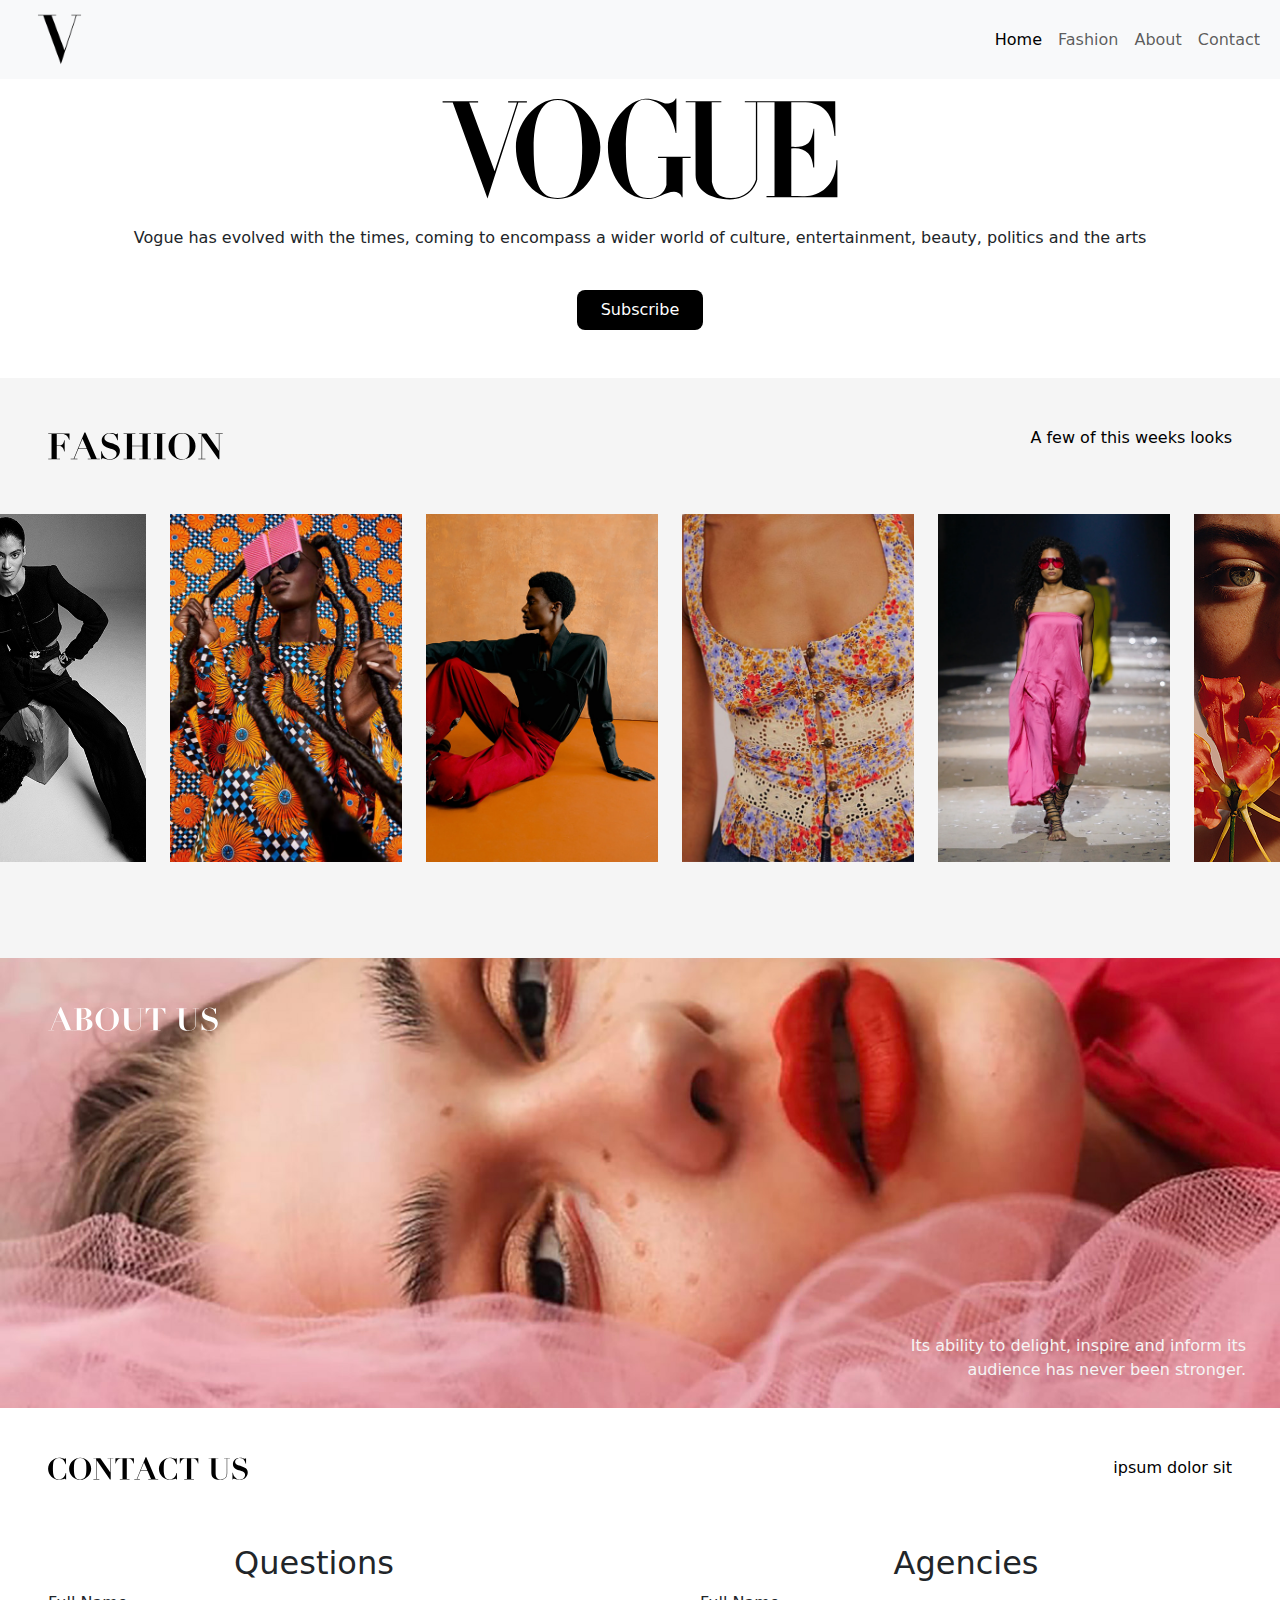
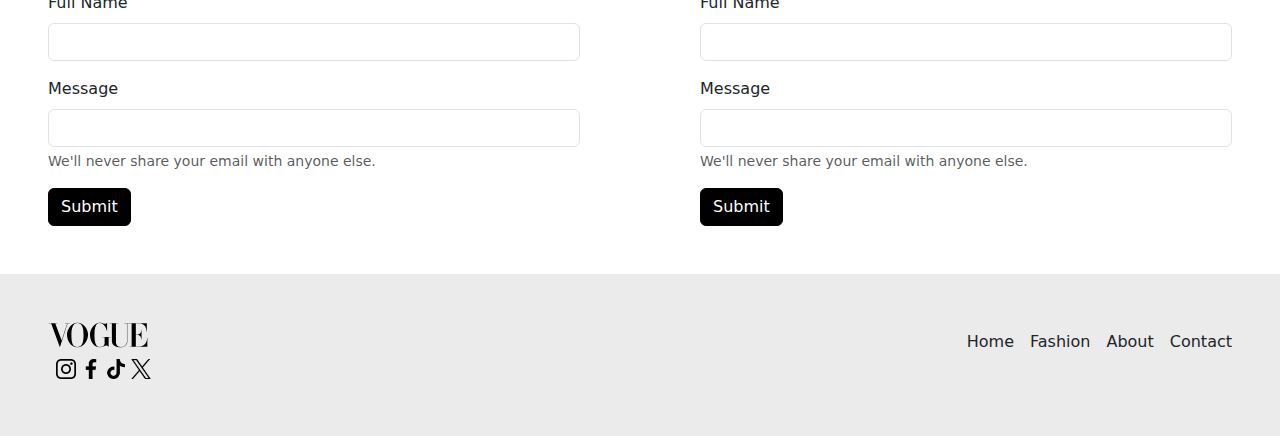
<file: index.html>
<!DOCTYPE html>
<html lang="en">
<head>
    <meta charset="UTF-8">
    <meta name="viewport" content="width=device-width, initial-scale=1.0">
    <title>dsn1713-final</title>
    <link rel="stylesheet" href="css/custom.css">
    <link href="https://fonts.googleapis.com/css2?family=Material+Icons+Outlined" rel="stylesheet" />
    <link
    rel="stylesheet"
    href="https://cdnjs.cloudflare.com/ajax/libs/animate.css/4.1.1/animate.min.css"
    />
    <link rel="icon" type="image/x-icon" href="images/favicon/favicon.ico">
</head>

<body>
    <header class="position-fixed">
        <nav class="navbar navbar-expand-lg bg-body-tertiary">
            <div class="container-fluid">
              <a class="logo navbar-brand" href="index.html"><img class="logo" src="images/V.png" alt="" width="95" height="auto"></a>
              <button class="navbar-toggler" type="button" data-bs-toggle="collapse" data-bs-target="#navbarNav" aria-controls="navbarNav" aria-expanded="false" aria-label="Toggle navigation">
                <span class="navbar-toggler-icon"></span>
              </button>
              <div class="collapse navbar-collapse justify-content-end" id="navbarNav">
                <ul class="navbar-nav">
                  <li class="nav-item">
                    <a class="nav-link active" aria-current="page" href="index.html">Home</a>
                  </li>
                  <li class="nav-item">
                    <a class="nav-link" href="fashion-page.html">Fashion</a>
                  </li>
                  <li class="nav-item">
                    <a class="nav-link" href="about-page.html">About</a>
                  </li>
                  <li class="nav-item">
                    <a class="nav-link" href="contact-page.html">Contact</a>
                  </li>
                </ul>
              </div>
            </div>
          </nav>
    </header>

    <main>
      <section class="hero-banner container-fluid text-center pb-5 pt-5">
        <img class="justify-content-center align-items-center pt-5" src="images/VOGUE.svg" alt="" width="400">
        <p class="hero-text p-4">
          Vogue has evolved with the times, coming to encompass a wider world of culture, entertainment, beauty, politics and the arts
        </p>
        <button class="subscribe-btn primary-btn">Subscribe</button>
      </section>


      <section>
        <section class="fashion d-flex flex-column p-5">
          <div class="row">
            <div class="col d-flex justify-content-between">
              <img class="fashion-hp" src="images/FASHION.svg" alt="" width="175">
              <p class="text-end">A few of this weeks looks</p>
            </div>
          </div>
          
          <div class="container my-5">
            <div class="row row-cols-2 row-cols-lg-6 g-4">
              <div>
                <img class="cards img-fluid object-fit-cover h-100" src="images/bw-dramatic-model-photo.jpg" alt="">
              </div>
              <div>
                <img class="cards img-fluid object-fit-cover h-100" src="images/bright-colours-model-hair.jpg" alt="">
              </div>
              <div>
                <img class="cards img-fluid object-fit-cover h-100" src="images/man-model-orange.jpg" alt="">
              </div>
              <div>
                <img class="cards img-fluid object-fit-cover h-100" src="images/tank-top-fashion.jpg" alt="">
              </div>
              <div>
                <img class="cards img-fluid object-fit-cover h-100" src="images/lady-on-runway.jpg" alt="">
              </div>
              <div>
                <img class="cards img-fluid object-fit-cover h-100" src="images/girl-holding-flower.jpg" alt="">
              </div>
            </div>
          </div>
        </section>
      </section>


      <section class="about-img-section container-fluid p-5">
        <di>
          <img class="img-fluid" src="images/ABOUT-US-w.svg" alt="" width="170">
        </div>
        <div>
          <p class="banner-text text-end col-6 col-md-4 ms-md-auto pe-4">
            Its ability to delight, inspire and inform its audience has never been stronger.</p>
        </div>
      </section>


      <section class="contact d-flex justify-content-between ps-5 pe-5 pt-5">
        <div>
        <img class="contact-hp" src="images/CONTACT-US.svg" alt="" width="200">
        </div>
        <p>ipsum dolor sit</p>
      </section>
      
      <div class="row">
        <section class="col-sm-12 col-md-6">
          <div class="contacts justify-content-center p-5">
            <h2 class="name-of-c-section text-center">Questions</h2>
            <form>
              <div class="mb-3">
                <label for="exampleInputPassword1" class="form-label">Full Name</label>
                <input type="password" class="form-control" id="exampleInputPassword1">
              </div>
              <div class="mb-3">
                <label for="exampleInputEmail1" class="form-label">Message</label>
                <input type="email" class="form-control" id="exampleInputEmail1" aria-describedby="emailHelp">
                <div id="emailHelp" class="form-text">We'll never share your email with anyone else.</div>
              </div>
              <button type="submit" class="btn btn-primary">Submit</button>
            </form>
          </div>
        </section>

        <section class="col-sm-12 col-md-6">
          <div class="contacts-2 justify-content-center p-5">
            <h2 class="name-of-c-section text-center">Agencies</h2>
            <form>
              <div class="mb-3">
                <label for="exampleInputPassword1" class="form-label">Full Name</label>
                <input type="password" class="form-control" id="exampleInputPassword1">
              </div>
              <div class="mb-3">
                <label for="exampleInputEmail1" class="form-label">Message</label>
                <input type="email" class="form-control" id="exampleInputEmail1" aria-describedby="emailHelp">
                <div id="emailHelp" class="form-text">We'll never share your email with anyone else.</div>
              </div>
              <button type="submit" class="btn btn-primary">Submit</button>
            </form>
          </div>
        </section>
      </div>
    </main>
    
    <footer class="footer p-5">
      <div class="d-flex w-100 justify-content-between align-items-top">

        <div>
          <div>
            <img class="footer-logo" src="images/VOGUE.svg" href="#" alt="" width="100">
          </div>

          <div class="social-icons p-2">
            <img src="images/instagram.png" alt="" width="20px">
            <img src="images/facebook-app-symbol.png" alt="" width="20px">
            <img src="images/tik-tok.png" alt="" width="20px">
            <img src="images/twitter.png" alt="" width="20px">
          </div>
        </div>

        <div>
          <ul class="navbar-nav flex-row">
            <li class="nav-item pe-3">
              <a class="nav-link active" aria-current="page" href="index.html">Home</a>
            </li>
            <li class="nav-item pe-3">
              <a class="nav-link" href="fashion-page.html">Fashion</a>
            </li>
            <li class="nav-item pe-3">
              <a class="nav-link" href="about-page.html">About</a>
            </li>
            <li class="nav-item">
              <a class="nav-link" href="contact-page.html">Contact</a>
            </li>
          </ul>
        </div>
      </div>
    </footer>

    <script src="node_modules/bootstrap/dist/js/bootstrap.bundle.min.js"></script>
</body>
</html>
</file>
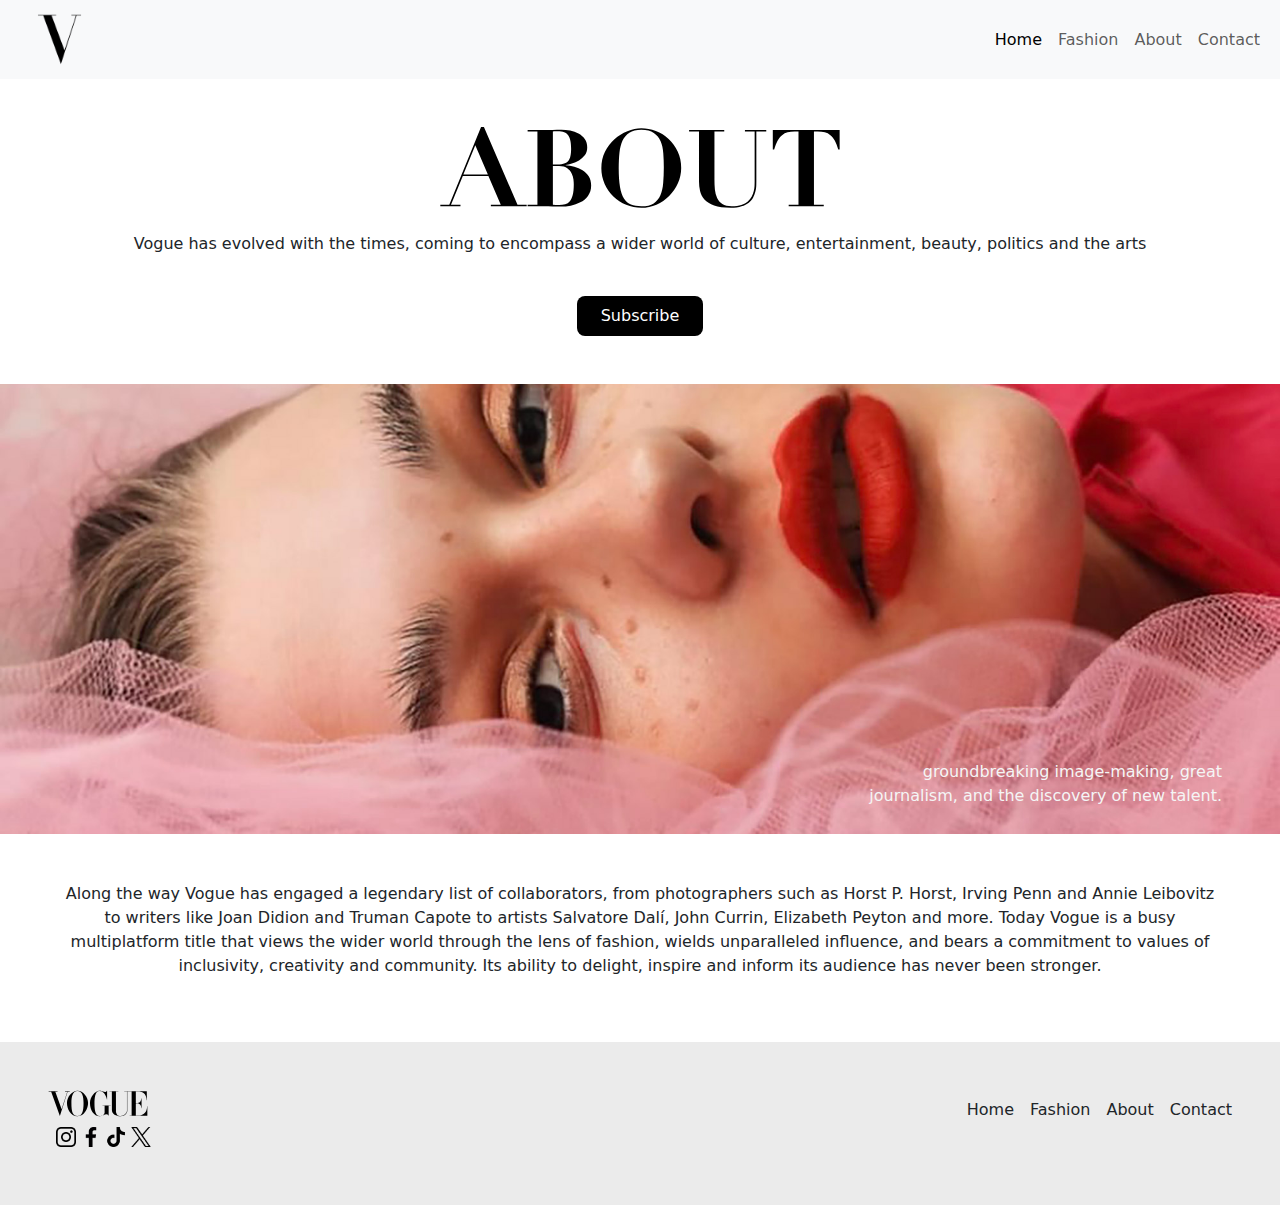
<file: about-page.html>
<!DOCTYPE html>
<html lang="en">
<head>
    <meta charset="UTF-8">
    <meta name="viewport" content="width=device-width, initial-scale=1.0">
    <title>dsn1713-final</title>
    <link rel="stylesheet" href="css/custom.css">
    <link
    rel="stylesheet"
    href="https://cdnjs.cloudflare.com/ajax/libs/animate.css/4.1.1/animate.min.css"
    />
    <link rel="icon" type="image/x-icon" href="images/favicon/favicon.ico">
</head>

<body>
    
    <header>
        <nav class="navbar navbar-expand-lg bg-body-tertiary">
            <div class="container-fluid">
              <a class="logo navbar-brand" href="index.html"><img class="logo" src="images/V.png" alt="" width="95" height="auto"></a>
              <button class="navbar-toggler" type="button" data-bs-toggle="collapse" data-bs-target="#navbarNav" aria-controls="navbarNav" aria-expanded="false" aria-label="Toggle navigation">
                <span class="navbar-toggler-icon"></span>
              </button>
              <div class="collapse navbar-collapse justify-content-end" id="navbarNav">
                <ul class="navbar-nav">
                  <li class="nav-item">
                    <a class="nav-link active" aria-current="page" href="index.html">Home</a>
                  </li>
                  <li class="nav-item">
                    <a class="nav-link" href="fashion-page.html">Fashion</a>
                  </li>
                  <li class="nav-item">
                    <a class="nav-link" href="about-page.html">About</a>
                  </li>
                  <li class="nav-item">
                    <a class="nav-link" href="contact-page.html">Contact</a>
                  </li>
                </ul>
              </div>
            </div>
          </nav>
    </header>
    


    <main>
      <section class="hero-banner container-fluid text-center pb-5">
        <img class="about-img justify-content-center pt-5" src="images/ABOUT.svg" alt="" width="400">
        <p class="hero-text p-4">
          Vogue has evolved with the times, coming to encompass a wider world of culture, entertainment, beauty, politics and the arts
        </p>
        <button class="subscribe-btn primary-btn">Subscribe</button>
      </section>

      <section class="about-img-section container-fluid">
        <div>
          <p class="banner-text text-end col-6 col-md-4 pe-5">
            groundbreaking image-making, great journalism, and the discovery of new talent.</p>
        </div>
      </section>

      <section class="about-write-up container-fluid">
        <div>
          <p class="p-5 text-center">
            Along the way Vogue has engaged a legendary list of collaborators, from photographers such as Horst P. Horst, Irving Penn and Annie Leibovitz to writers like Joan Didion and Truman Capote to artists Salvatore Dalí, John Currin, Elizabeth Peyton and more. Today Vogue is a busy multiplatform title that views the wider world through the lens of fashion, wields unparalleled influence, and bears a commitment to values of inclusivity, creativity and community. Its ability to delight, inspire and inform its audience has never been stronger.
          </p>
        </div>
      </section>

    </main>



    <footer class="footer p-5">
      <div class="d-flex w-100 justify-content-between align-items-top">

        <div>
          <a class="logo navbar-brand" href="index.html"><img class="logo" src="images/VOGUE.svg" alt="" width="100" height="auto"></a>

          <div class="social-icons p-2">
            <img src="images/instagram.png" alt="" width="20px">
            <img src="images/facebook-app-symbol.png" alt="" width="20px">
            <img src="images/tik-tok.png" alt="" width="20px">
            <img src="images/twitter.png" alt="" width="20px">
          </div>
        </div>

        <div>
          <ul class="navbar-nav flex-row">
            <li class="nav-item pe-3">
              <a class="nav-link active" aria-current="page" href="index.html">Home</a>
            </li>
            <li class="nav-item pe-3">
              <a class="nav-link" href="fashion-page.html">Fashion</a>
            </li>
            <li class="nav-item pe-3">
              <a class="nav-link" href="about-page.html">About</a>
            </li>
            <li class="nav-item">
              <a class="nav-link" href="contact-page.html">Contact</a>
            </li>
          </ul>
        </div>
      </div>
    </footer>

    <script src="node_modules/bootstrap/dist/js/bootstrap.bundle.min.js"></script>
</body>
</html>
</file>
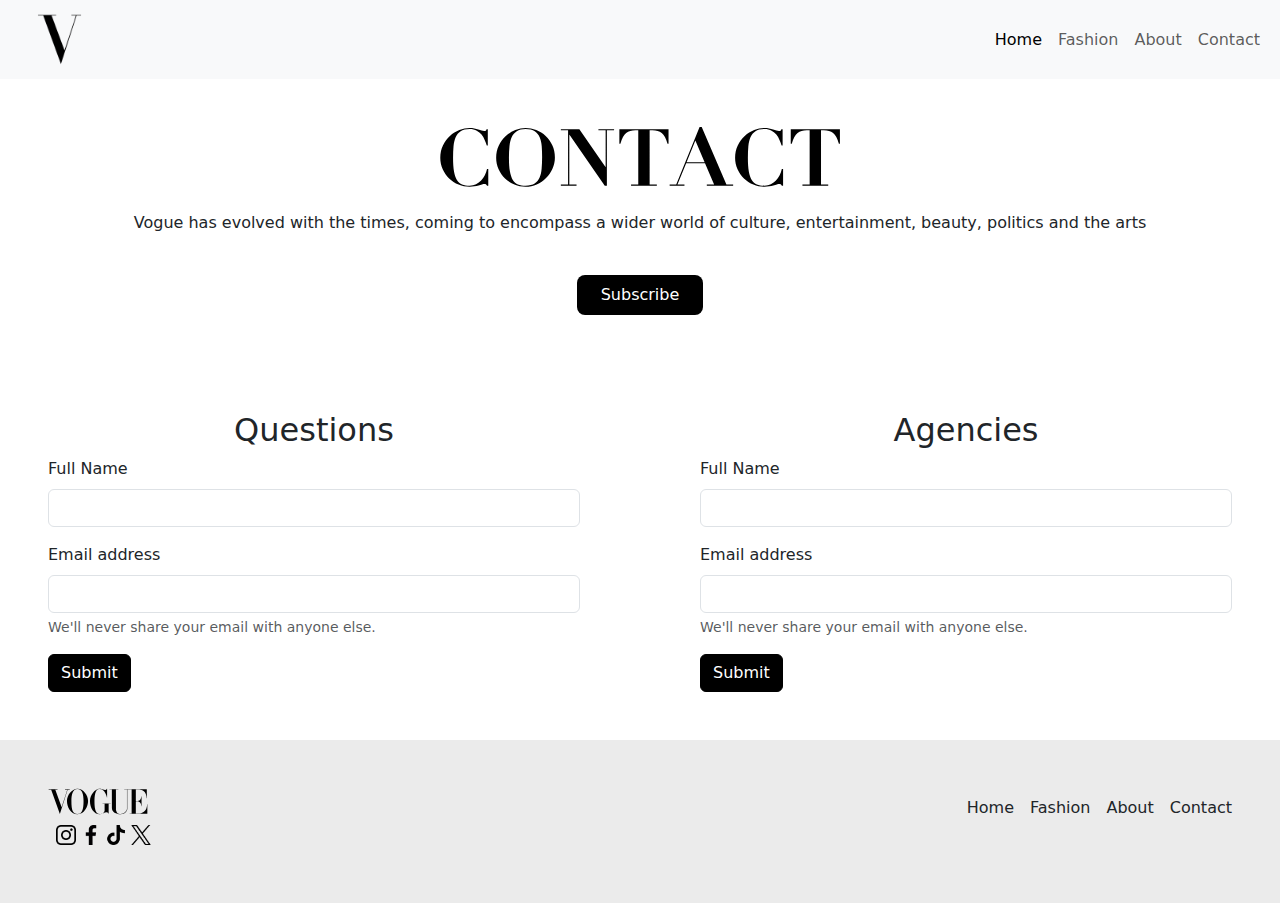
<file: contact-page.html>
<!DOCTYPE html>
<html lang="en">
<head>
    <meta charset="UTF-8">
    <meta name="viewport" content="width=device-width, initial-scale=1.0">
    <title>dsn1713-final</title>
    <link rel="stylesheet" href="css/custom.css">
    <link
    rel="stylesheet"
    href="https://cdnjs.cloudflare.com/ajax/libs/animate.css/4.1.1/animate.min.css"
    />
    <link rel="icon" type="image/x-icon" href="images/favicon/favicon.ico">
</head>
<body>
    
    <header>
        <nav class="navbar navbar-expand-lg bg-body-tertiary">
            <div class="container-fluid">
              <a class="logo navbar-brand" href="index.html"><img class="logo" src="images/V.png" alt="" width="95" height="auto"></a>
              <button class="navbar-toggler" type="button" data-bs-toggle="collapse" data-bs-target="#navbarNav" aria-controls="navbarNav" aria-expanded="false" aria-label="Toggle navigation">
                <span class="navbar-toggler-icon"></span>
              </button>
              <div class="collapse navbar-collapse justify-content-end" id="navbarNav">
                <ul class="navbar-nav">
                  <li class="nav-item">
                    <a class="nav-link active" aria-current="page" href="index.html">Home</a>
                  </li>
                  <li class="nav-item">
                    <a class="nav-link" href="fashion-page.html">Fashion</a>
                  </li>
                  <li class="nav-item">
                    <a class="nav-link" href="about-page.html">About</a>
                  </li>
                  <li class="nav-item">
                    <a class="nav-link" href="contact-page.html">Contact</a>
                  </li>
                </ul>
              </div>
            </div>
          </nav>
    </header>

    <main>
      <section class="hero-banner container-fluid text-center pb-5">
        <img class="justify-content-center pt-5" src="images/CONTACT.svg" alt="" width="400">
        <p class="hero-text p-4">
          Vogue has evolved with the times, coming to encompass a wider world of culture, entertainment, beauty, politics and the arts</p>
        <button class="subscribe-btn primary-btn">Subscribe</button>
      </section>

      <div class="row">
        <section class="col-sm-12 col-md-6">
          <div class="contacts justify-content-center p-5">
            <h2 class="name-of-c-section text-center">Questions</h2>
            <form>
              <div class="mb-3">
                <label for="exampleInputPassword1" class="form-label">Full Name</label>
                <input type="password" class="form-control" id="exampleInputPassword1">
              </div>
              <div class="mb-3">
                <label for="exampleInputEmail1" class="form-label">Email address</label>
                <input type="email" class="form-control" id="exampleInputEmail1" aria-describedby="emailHelp">
                <div id="emailHelp" class="form-text">We'll never share your email with anyone else.</div>
              </div>
              <button type="submit" class="btn btn-primary">Submit</button>
            </form>
          </div>
        </section>

        <section class="col-sm-12 col-md-6">
          <div class="contacts-2 justify-content-center p-5">
            <h2 class="name-of-c-section text-center">Agencies</h2>
            <form>
              <div class="mb-3">
                <label for="exampleInputPassword1" class="form-label">Full Name</label>
                <input type="password" class="form-control" id="exampleInputPassword1">
              </div>
              <div class="mb-3">
                <label for="exampleInputEmail1" class="form-label">Email address</label>
                <input type="email" class="form-control" id="exampleInputEmail1" aria-describedby="emailHelp">
                <div id="emailHelp" class="form-text">We'll never share your email with anyone else.</div>
              </div>
              <button type="submit" class="btn btn-primary">Submit</button>
            </form>
          </div>
        </section>
      </div>

    </main>

    <footer class="footer p-5">
      <div class="d-flex w-100 justify-content-between align-items-top">

        <div>
          <a class="logo navbar-brand" href="index.html"><img class="logo" src="images/VOGUE.svg" alt="" width="100" height="auto"></a>


          <div class="social-icons p-2">
            <img src="images/instagram.png" alt="" width="20px">
            <img src="images/facebook-app-symbol.png" alt="" width="20px">
            <img src="images/tik-tok.png" alt="" width="20px">
            <img src="images/twitter.png" alt="" width="20px">
          </div>
        </div>

        <div>
          <ul class="navbar-nav flex-row">
            <li class="nav-item pe-3">
              <a class="nav-link active" aria-current="page" href="index.html">Home</a>
            </li>
            <li class="nav-item pe-3">
              <a class="nav-link" href="fashion-page.html">Fashion</a>
            </li>
            <li class="nav-item pe-3">
              <a class="nav-link" href="about-page.html">About</a>
            </li>
            <li class="nav-item">
              <a class="nav-link" href="contact-page.html">Contact</a>
            </li>
          </ul>
        </div>
      </div>
    </footer>

    <script src="node_modules/bootstrap/dist/js/bootstrap.bundle.min.js"></script>
</body>
</html>
</file>
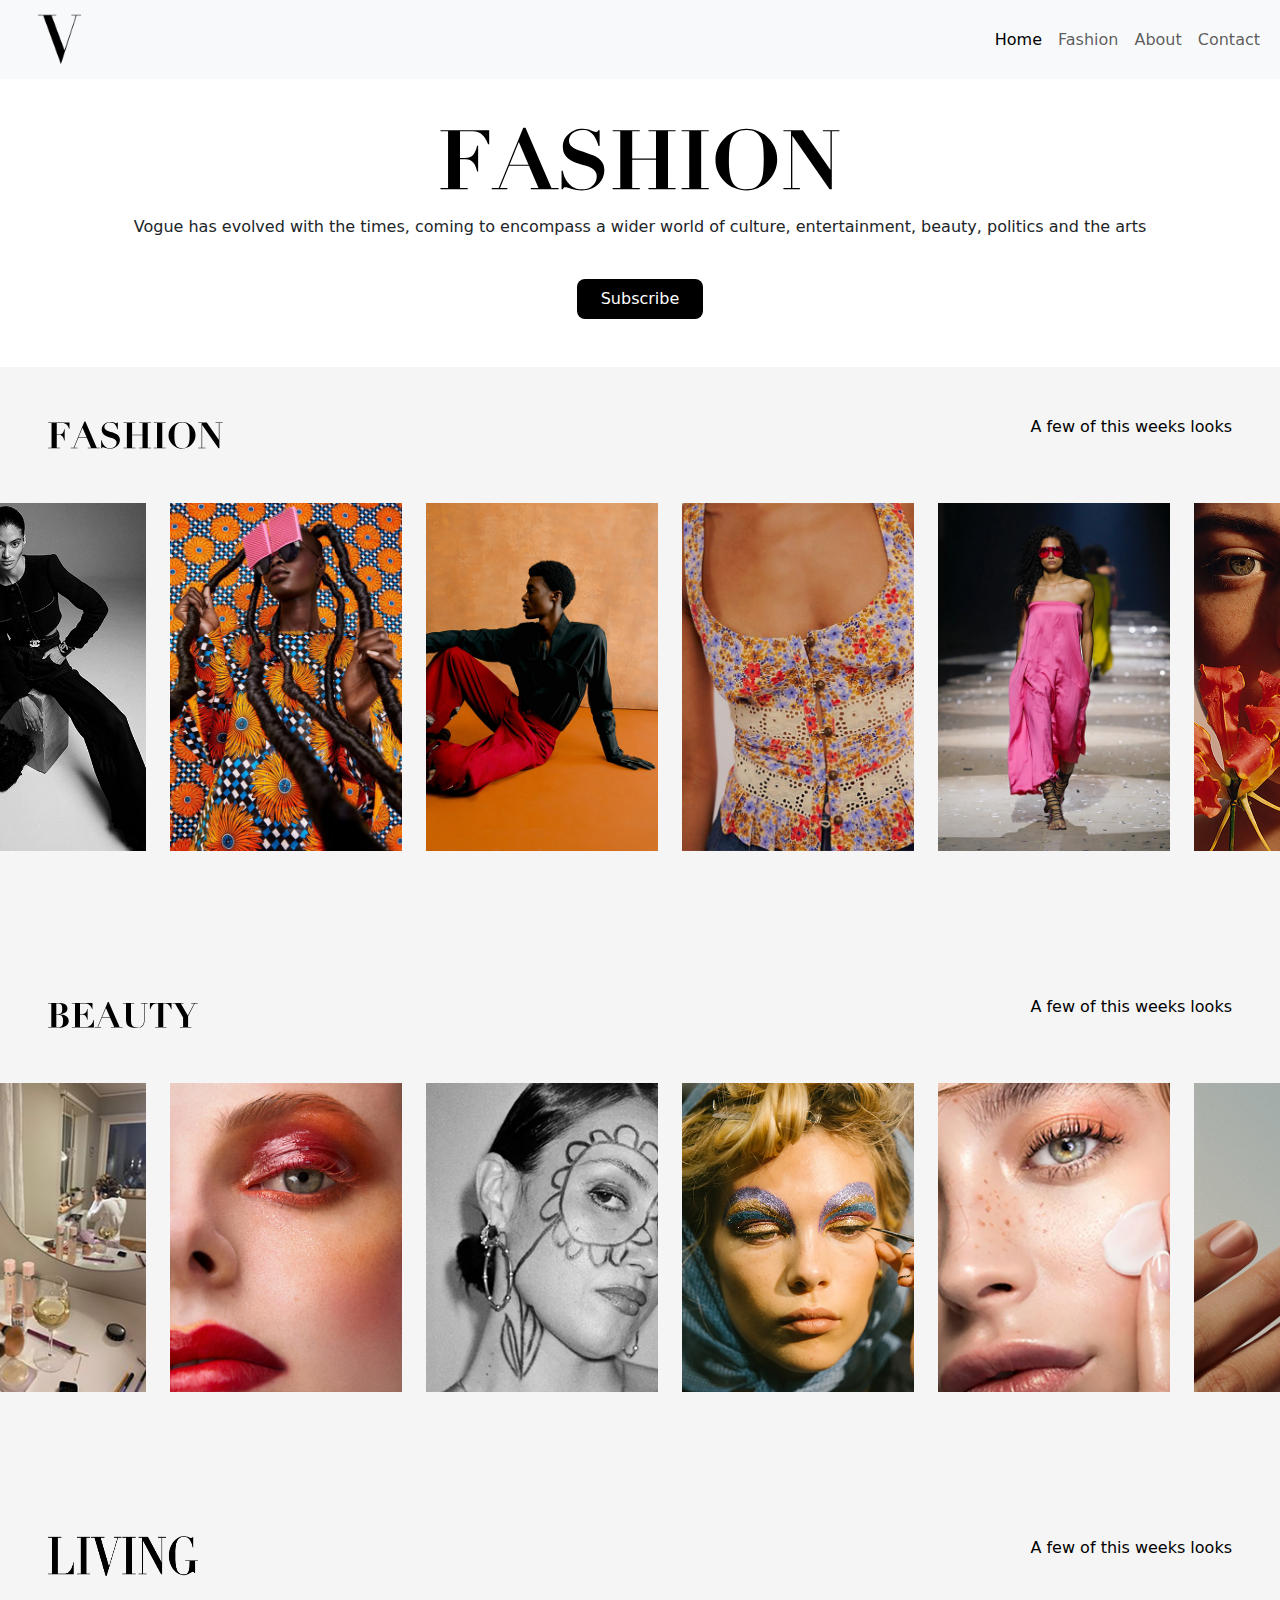
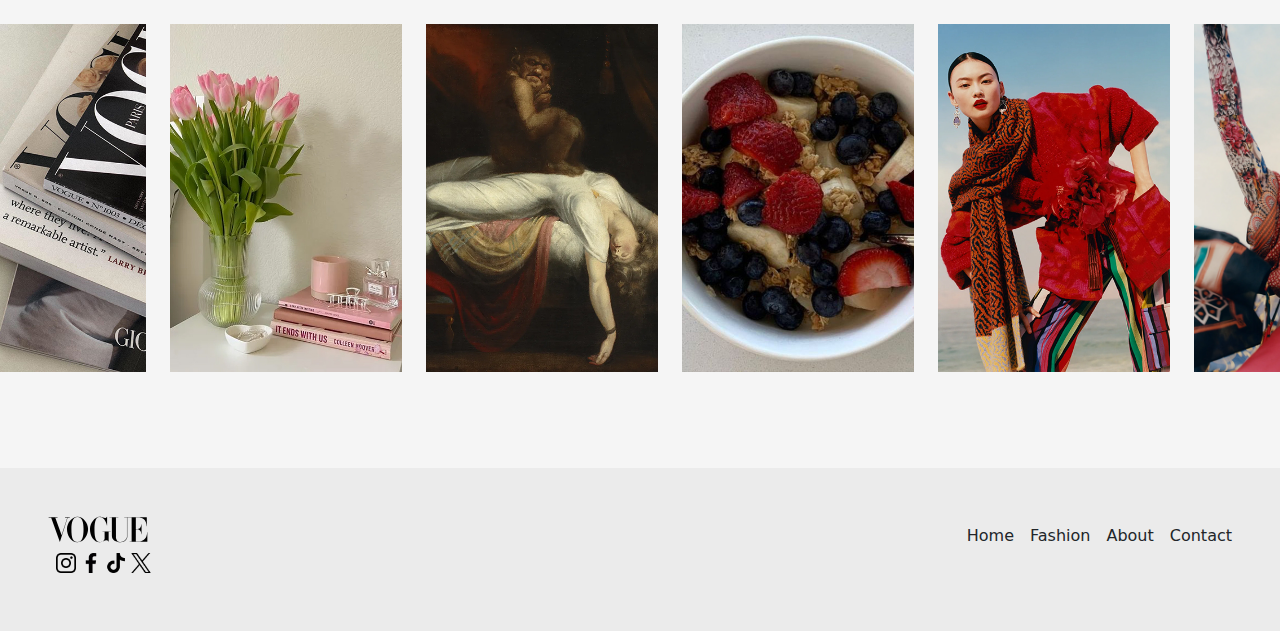
<file: fashion-page.html>
<!DOCTYPE html>
<html lang="en">
<head>
    <meta charset="UTF-8">
    <meta name="viewport" content="width=device-width, initial-scale=1.0">
    <title>dsn1713-final</title>
    <link rel="stylesheet" href="css/custom.css">
    <link
    rel="stylesheet"
    href="https://cdnjs.cloudflare.com/ajax/libs/animate.css/4.1.1/animate.min.css"
    />
    <link rel="icon" type="image/x-icon" href="images/favicon/favicon.ico">
</head>

<body>
    
    <header>
        <nav class="navbar navbar-expand-lg bg-body-tertiary">
            <div class="container-fluid">
              <a class="logo navbar-brand" href="index.html"><img class="logo" src="images/V.png" alt="" width="95" height="auto"></a>
              <button class="navbar-toggler" type="button" data-bs-toggle="collapse" data-bs-target="#navbarNav" aria-controls="navbarNav" aria-expanded="false" aria-label="Toggle navigation">
                <span class="navbar-toggler-icon"></span>
              </button>
              <div class="collapse navbar-collapse justify-content-end" id="navbarNav">
                <ul class="navbar-nav">
                  <li class="nav-item">
                    <a class="nav-link active" aria-current="page" href="index.html">Home</a>
                  </li>
                  <li class="nav-item">
                    <a class="nav-link" href="fashion-page.html">Fashion</a>
                  </li>
                  <li class="nav-item">
                    <a class="nav-link" href="about-page.html">About</a>
                  </li>
                  <li class="nav-item">
                    <a class="nav-link" href="contact-page.html">Contact</a>
                  </li>
                </ul>
              </div>
            </div>
          </nav>
    </header>

    <main>
      <section class="hero-banner container-fluid text-center pb-5">
        <img class="justify-content-center pt-5" src="images/FASHION.svg" alt="" width="400">
        <p class="hero-text p-4">
          Vogue has evolved with the times, coming to encompass a wider world of culture, entertainment, beauty, politics and the arts
        </p>
        <button class="subscribe-btn primary-btn">Subscribe</button>
      </section>

      <section>
        <section class="fashion d-flex flex-column p-5">
          <div class="row">
            <div class="col d-flex justify-content-between">
              <img class="fashion-hp" src="images/FASHION.svg" alt="" width="175">
              <p class="text-end">A few of this weeks looks</p>
            </div>
          </div>
          
          <div class="container my-5">
            <div class="row row-cols-2 row-cols-lg-6 g-4">
              <div>
                <img class="cards img-fluid object-fit-cover h-100" src="images/bw-dramatic-model-photo.jpg" alt="">
              </div>
              <div>
                <img class="cards img-fluid object-fit-cover h-100" src="images/bright-colours-model-hair.jpg" alt="">
              </div>
              <div>
                <img class="cards img-fluid object-fit-cover h-100" src="images/man-model-orange.jpg" alt="">
              </div>
              <div>
                <img class="cards img-fluid object-fit-cover h-100" src="images/tank-top-fashion.jpg" alt="">
              </div>
              <div>
                <img class="cards img-fluid object-fit-cover h-100" src="images/lady-on-runway.jpg" alt="">
              </div>
              <div>
                <img class="cards img-fluid object-fit-cover h-100" src="images/girl-holding-flower.jpg" alt="">
              </div>
            </div>
          </div>
        </section>
      </section>

      <section>
        <section class="fashion d-flex flex-column p-5">
          <div class="row">
            <div class="col d-flex justify-content-between">
              <img class="fashion-hp" src="images/BEAUTY.svg" alt="" width="150">
              <p class="text-end">A few of this weeks looks</p>
            </div>
          </div>
          
          <div class="container my-5">
            <div class="row row-cols-2 row-cols-lg-6 g-4">
              <div>
                <img class="cards img-fluid object-fit-cover h-100" src="images/get-ready-makeup-desk.jpg" alt="">
              </div>
              <div>
                <img class="cards img-fluid object-fit-cover h-100" src="images/makeup-look-close-up.jpg" alt="">
              </div>
              <div>
                <img class="cards img-fluid object-fit-cover h-100" src="images/girl-drawing-on-face.jpg" alt="">
              </div>
              <div>
                <img class="cards img-fluid object-fit-cover h-100" src="images/model-getting-make-up-done.jpg" alt="">
              </div>
              <div>
                <img class="cards img-fluid object-fit-cover h-100" src="images/skincare-girl.jpg" alt="">
              </div>
              <div>
                <img class="cards img-fluid object-fit-cover h-100" src="images/nails.jpg" alt="">
              </div>
            </div>
          </div>
        </section>
      </section>

      <section>
        <section class="fashion d-flex flex-column p-5">
          <div class="row">
            <div class="col d-flex justify-content-between">
              <img class="fashion-hp" src="images/LIVING.png" alt="" width="150">
              <p class="text-end">A few of this weeks looks</p>
            </div>
          </div>
          
          <div class="container my-5">
            <div class="row row-cols-2 row-cols-lg-6 g-4">
              <div>
                <img class="cards img-fluid object-fit-cover h-100" src="images/vogue-magazines.jpg" alt="">
              </div>
              <div>
                <img class="cards img-fluid object-fit-cover h-100" src="images/bedside-table-flowers.jpg" alt="">
              </div>
              <div>
                <img class="cards img-fluid object-fit-cover h-100" src="images/artwork-card.jpg" alt="">
              </div>
              <div>
                <img class="cards img-fluid object-fit-cover h-100" src="images/fruit-bowl.jpg" alt="">
              </div>
              <div>
                <img class="cards img-fluid object-fit-cover h-100" src="images/photo-one.jpg" alt="">
              </div>
              <div>
                <img class="cards img-fluid object-fit-cover h-100" src="images/photo-two-model.jpg" alt="">
              </div>
            </div>
          </div>
        </section>
      </section>

    </main>

    <footer class="footer p-5">
      <div class="d-flex w-100 justify-content-between align-items-top">

        <div>
          <a class="logo navbar-brand" href="index.html"><img class="logo" src="images/VOGUE.svg" alt="" width="100" height="auto"></a>

          <div class="social-icons p-2">
            <img src="images/instagram.png" alt="" width="20px">
            <img src="images/facebook-app-symbol.png" alt="" width="20px">
            <img src="images/tik-tok.png" alt="" width="20px">
            <img src="images/twitter.png" alt="" width="20px">
          </div>
        </div>

        <div>
          <ul class="navbar-nav flex-row">
            <li class="nav-item pe-3">
              <a class="nav-link active" aria-current="page" href="index.html">Home</a>
            </li>
            <li class="nav-item pe-3">
              <a class="nav-link" href="fashion-page.html">Fashion</a>
            </li>
            <li class="nav-item pe-3">
              <a class="nav-link" href="about-page.html">About</a>
            </li>
            <li class="nav-item">
              <a class="nav-link" href="contact-page.html">Contact</a>
            </li>
          </ul>
        </div>
      </div>
    </footer>

    <script src="node_modules/bootstrap/dist/js/bootstrap.bundle.min.js"></script>
</body>
</html>
</file>
<file: css/custom.css>
@charset "UTF-8";
@import url("https://fonts.googleapis.com/css2?family=Libre+Franklin:ital,wght@400&display=swap");
/*!
 * Bootstrap  v5.3.3 (https://getbootstrap.com/)
 * Copyright 2011-2024 The Bootstrap Authors
 * Licensed under MIT (https://github.com/twbs/bootstrap/blob/main/LICENSE)
 */
:root,
[data-bs-theme=light] {
  --bs-blue: #0d6efd;
  --bs-indigo: #6610f2;
  --bs-purple: #6f42c1;
  --bs-pink: #d63384;
  --bs-red: #dc3545;
  --bs-orange: #fd7e14;
  --bs-yellow: #ffc107;
  --bs-green: #198754;
  --bs-teal: #20c997;
  --bs-cyan: #0dcaf0;
  --bs-black: #000;
  --bs-white: #fff;
  --bs-gray: #6c757d;
  --bs-gray-dark: #343a40;
  --bs-gray-100: #f8f9fa;
  --bs-gray-200: #e9ecef;
  --bs-gray-300: #dee2e6;
  --bs-gray-400: #ced4da;
  --bs-gray-500: #adb5bd;
  --bs-gray-600: #6c757d;
  --bs-gray-700: #495057;
  --bs-gray-800: #343a40;
  --bs-gray-900: #212529;
  --bs-primary: Black;
  --bs-secondary: White;
  --bs-success: #ebebeb;
  --bs-info: #f5f5f5;
  --bs-warning: #A60505;
  --bs-danger: #dc3545;
  --bs-light: White;
  --bs-dark: Black;
  --bs-primary-rgb: 0, 0, 0;
  --bs-secondary-rgb: 255, 255, 255;
  --bs-success-rgb: 235, 235, 235;
  --bs-info-rgb: 245, 245, 245;
  --bs-warning-rgb: 166, 5, 5;
  --bs-danger-rgb: 220, 53, 69;
  --bs-light-rgb: 255, 255, 255;
  --bs-dark-rgb: 0, 0, 0;
  --bs-primary-text-emphasis: black;
  --bs-secondary-text-emphasis: #666666;
  --bs-success-text-emphasis: #5e5e5e;
  --bs-info-text-emphasis: #626262;
  --bs-warning-text-emphasis: rgb(66.4, 2, 2);
  --bs-danger-text-emphasis: rgb(88, 21.2, 27.6);
  --bs-light-text-emphasis: #495057;
  --bs-dark-text-emphasis: #495057;
  --bs-primary-bg-subtle: #cccccc;
  --bs-secondary-bg-subtle: white;
  --bs-success-bg-subtle: #fbfbfb;
  --bs-info-bg-subtle: #fdfdfd;
  --bs-warning-bg-subtle: rgb(237.2, 205, 205);
  --bs-danger-bg-subtle: rgb(248, 214.6, 217.8);
  --bs-light-bg-subtle: rgb(251.5, 252, 252.5);
  --bs-dark-bg-subtle: #ced4da;
  --bs-primary-border-subtle: #999999;
  --bs-secondary-border-subtle: white;
  --bs-success-border-subtle: #f7f7f7;
  --bs-info-border-subtle: #fbfbfb;
  --bs-warning-border-subtle: rgb(219.4, 155, 155);
  --bs-danger-border-subtle: rgb(241, 174.2, 180.6);
  --bs-light-border-subtle: #e9ecef;
  --bs-dark-border-subtle: #adb5bd;
  --bs-white-rgb: 255, 255, 255;
  --bs-black-rgb: 0, 0, 0;
  --bs-font-sans-serif: system-ui, -apple-system, "Segoe UI", Roboto, "Helvetica Neue", "Noto Sans", "Liberation Sans", Arial, sans-serif, "Apple Color Emoji", "Segoe UI Emoji", "Segoe UI Symbol", "Noto Color Emoji";
  --bs-font-monospace: SFMono-Regular, Menlo, Monaco, Consolas, "Liberation Mono", "Courier New", monospace;
  --bs-gradient: linear-gradient(180deg, rgba(255, 255, 255, 0.15), rgba(255, 255, 255, 0));
  --bs-body-font-family: var(--bs-font-sans-serif);
  --bs-body-font-size: 1rem;
  --bs-body-font-weight: 400;
  --bs-body-line-height: 1.5;
  --bs-body-color: #212529;
  --bs-body-color-rgb: 33, 37, 41;
  --bs-body-bg: #fff;
  --bs-body-bg-rgb: 255, 255, 255;
  --bs-emphasis-color: #000;
  --bs-emphasis-color-rgb: 0, 0, 0;
  --bs-secondary-color: rgba(33, 37, 41, 0.75);
  --bs-secondary-color-rgb: 33, 37, 41;
  --bs-secondary-bg: #e9ecef;
  --bs-secondary-bg-rgb: 233, 236, 239;
  --bs-tertiary-color: rgba(33, 37, 41, 0.5);
  --bs-tertiary-color-rgb: 33, 37, 41;
  --bs-tertiary-bg: #f8f9fa;
  --bs-tertiary-bg-rgb: 248, 249, 250;
  --bs-heading-color: inherit;
  --bs-link-color: Black;
  --bs-link-color-rgb: 0, 0, 0;
  --bs-link-decoration: underline;
  --bs-link-hover-color: black;
  --bs-link-hover-color-rgb: 0, 0, 0;
  --bs-code-color: #d63384;
  --bs-highlight-color: #212529;
  --bs-highlight-bg: rgb(255, 242.6, 205.4);
  --bs-border-width: 1px;
  --bs-border-style: solid;
  --bs-border-color: #dee2e6;
  --bs-border-color-translucent: rgba(0, 0, 0, 0.175);
  --bs-border-radius: 0.375rem;
  --bs-border-radius-sm: 0.25rem;
  --bs-border-radius-lg: 0.5rem;
  --bs-border-radius-xl: 1rem;
  --bs-border-radius-xxl: 2rem;
  --bs-border-radius-2xl: var(--bs-border-radius-xxl);
  --bs-border-radius-pill: 50rem;
  --bs-box-shadow: 0 0.5rem 1rem rgba(0, 0, 0, 0.15);
  --bs-box-shadow-sm: 0 0.125rem 0.25rem rgba(0, 0, 0, 0.075);
  --bs-box-shadow-lg: 0 1rem 3rem rgba(0, 0, 0, 0.175);
  --bs-box-shadow-inset: inset 0 1px 2px rgba(0, 0, 0, 0.075);
  --bs-focus-ring-width: 0.25rem;
  --bs-focus-ring-opacity: 0.25;
  --bs-focus-ring-color: rgba(0, 0, 0, 0.25);
  --bs-form-valid-color: #ebebeb;
  --bs-form-valid-border-color: #ebebeb;
  --bs-form-invalid-color: #dc3545;
  --bs-form-invalid-border-color: #dc3545;
}

[data-bs-theme=dark] {
  color-scheme: dark;
  --bs-body-color: #dee2e6;
  --bs-body-color-rgb: 222, 226, 230;
  --bs-body-bg: #212529;
  --bs-body-bg-rgb: 33, 37, 41;
  --bs-emphasis-color: #fff;
  --bs-emphasis-color-rgb: 255, 255, 255;
  --bs-secondary-color: rgba(222, 226, 230, 0.75);
  --bs-secondary-color-rgb: 222, 226, 230;
  --bs-secondary-bg: #343a40;
  --bs-secondary-bg-rgb: 52, 58, 64;
  --bs-tertiary-color: rgba(222, 226, 230, 0.5);
  --bs-tertiary-color-rgb: 222, 226, 230;
  --bs-tertiary-bg: rgb(42.5, 47.5, 52.5);
  --bs-tertiary-bg-rgb: 43, 48, 53;
  --bs-primary-text-emphasis: #666666;
  --bs-secondary-text-emphasis: white;
  --bs-success-text-emphasis: #f3f3f3;
  --bs-info-text-emphasis: #f9f9f9;
  --bs-warning-text-emphasis: rgb(201.6, 105, 105);
  --bs-danger-text-emphasis: rgb(234, 133.8, 143.4);
  --bs-light-text-emphasis: #f8f9fa;
  --bs-dark-text-emphasis: #dee2e6;
  --bs-primary-bg-subtle: black;
  --bs-secondary-bg-subtle: #333333;
  --bs-success-bg-subtle: #2f2f2f;
  --bs-info-bg-subtle: #313131;
  --bs-warning-bg-subtle: rgb(33.2, 1, 1);
  --bs-danger-bg-subtle: rgb(44, 10.6, 13.8);
  --bs-light-bg-subtle: #343a40;
  --bs-dark-bg-subtle: #1a1d20;
  --bs-primary-border-subtle: black;
  --bs-secondary-border-subtle: #999999;
  --bs-success-border-subtle: #8d8d8d;
  --bs-info-border-subtle: #939393;
  --bs-warning-border-subtle: rgb(99.6, 3, 3);
  --bs-danger-border-subtle: rgb(132, 31.8, 41.4);
  --bs-light-border-subtle: #495057;
  --bs-dark-border-subtle: #343a40;
  --bs-heading-color: inherit;
  --bs-link-color: #666666;
  --bs-link-hover-color: rgb(132.6, 132.6, 132.6);
  --bs-link-color-rgb: 102, 102, 102;
  --bs-link-hover-color-rgb: 133, 133, 133;
  --bs-code-color: rgb(230.4, 132.6, 181.2);
  --bs-highlight-color: #dee2e6;
  --bs-highlight-bg: rgb(102, 77.2, 2.8);
  --bs-border-color: #495057;
  --bs-border-color-translucent: rgba(255, 255, 255, 0.15);
  --bs-form-valid-color: rgb(117, 183, 152.4);
  --bs-form-valid-border-color: rgb(117, 183, 152.4);
  --bs-form-invalid-color: rgb(234, 133.8, 143.4);
  --bs-form-invalid-border-color: rgb(234, 133.8, 143.4);
}

*,
*::before,
*::after {
  box-sizing: border-box;
}

@media (prefers-reduced-motion: no-preference) {
  :root {
    scroll-behavior: smooth;
  }
}

body {
  margin: 0;
  font-family: var(--bs-body-font-family);
  font-size: var(--bs-body-font-size);
  font-weight: var(--bs-body-font-weight);
  line-height: var(--bs-body-line-height);
  color: var(--bs-body-color);
  text-align: var(--bs-body-text-align);
  background-color: var(--bs-body-bg);
  -webkit-text-size-adjust: 100%;
  -webkit-tap-highlight-color: rgba(0, 0, 0, 0);
}

hr {
  margin: 1rem 0;
  color: inherit;
  border: 0;
  border-top: var(--bs-border-width) solid;
  opacity: 0.25;
}

h6, .h6, h5, .h5, h4, .h4, h3, .h3, h2, .h2, h1, .h1 {
  margin-top: 0;
  margin-bottom: 0.5rem;
  font-weight: 500;
  line-height: 1.2;
  color: var(--bs-heading-color);
}

h1, .h1 {
  font-size: calc(1.375rem + 1.5vw);
}
@media (min-width: 1200px) {
  h1, .h1 {
    font-size: 2.5rem;
  }
}

h2, .h2 {
  font-size: calc(1.325rem + 0.9vw);
}
@media (min-width: 1200px) {
  h2, .h2 {
    font-size: 2rem;
  }
}

h3, .h3 {
  font-size: calc(1.3rem + 0.6vw);
}
@media (min-width: 1200px) {
  h3, .h3 {
    font-size: 1.75rem;
  }
}

h4, .h4 {
  font-size: calc(1.275rem + 0.3vw);
}
@media (min-width: 1200px) {
  h4, .h4 {
    font-size: 1.5rem;
  }
}

h5, .h5 {
  font-size: 1.25rem;
}

h6, .h6 {
  font-size: 1rem;
}

p {
  margin-top: 0;
  margin-bottom: 1rem;
}

abbr[title] {
  text-decoration: underline dotted;
  cursor: help;
  text-decoration-skip-ink: none;
}

address {
  margin-bottom: 1rem;
  font-style: normal;
  line-height: inherit;
}

ol,
ul {
  padding-left: 2rem;
}

ol,
ul,
dl {
  margin-top: 0;
  margin-bottom: 1rem;
}

ol ol,
ul ul,
ol ul,
ul ol {
  margin-bottom: 0;
}

dt {
  font-weight: 700;
}

dd {
  margin-bottom: 0.5rem;
  margin-left: 0;
}

blockquote {
  margin: 0 0 1rem;
}

b,
strong {
  font-weight: bolder;
}

small, .small {
  font-size: 0.875em;
}

mark, .mark {
  padding: 0.1875em;
  color: var(--bs-highlight-color);
  background-color: var(--bs-highlight-bg);
}

sub,
sup {
  position: relative;
  font-size: 0.75em;
  line-height: 0;
  vertical-align: baseline;
}

sub {
  bottom: -0.25em;
}

sup {
  top: -0.5em;
}

a {
  color: rgba(var(--bs-link-color-rgb), var(--bs-link-opacity, 1));
  text-decoration: underline;
}
a:hover {
  --bs-link-color-rgb: var(--bs-link-hover-color-rgb);
}

a:not([href]):not([class]), a:not([href]):not([class]):hover {
  color: inherit;
  text-decoration: none;
}

pre,
code,
kbd,
samp {
  font-family: var(--bs-font-monospace);
  font-size: 1em;
}

pre {
  display: block;
  margin-top: 0;
  margin-bottom: 1rem;
  overflow: auto;
  font-size: 0.875em;
}
pre code {
  font-size: inherit;
  color: inherit;
  word-break: normal;
}

code {
  font-size: 0.875em;
  color: var(--bs-code-color);
  word-wrap: break-word;
}
a > code {
  color: inherit;
}

kbd {
  padding: 0.1875rem 0.375rem;
  font-size: 0.875em;
  color: var(--bs-body-bg);
  background-color: var(--bs-body-color);
  border-radius: 0.25rem;
}
kbd kbd {
  padding: 0;
  font-size: 1em;
}

figure {
  margin: 0 0 1rem;
}

img,
svg {
  vertical-align: middle;
}

table {
  caption-side: bottom;
  border-collapse: collapse;
}

caption {
  padding-top: 0.5rem;
  padding-bottom: 0.5rem;
  color: var(--bs-secondary-color);
  text-align: left;
}

th {
  text-align: inherit;
  text-align: -webkit-match-parent;
}

thead,
tbody,
tfoot,
tr,
td,
th {
  border-color: inherit;
  border-style: solid;
  border-width: 0;
}

label {
  display: inline-block;
}

button {
  border-radius: 0;
}

button:focus:not(:focus-visible) {
  outline: 0;
}

input,
button,
select,
optgroup,
textarea {
  margin: 0;
  font-family: inherit;
  font-size: inherit;
  line-height: inherit;
}

button,
select {
  text-transform: none;
}

[role=button] {
  cursor: pointer;
}

select {
  word-wrap: normal;
}
select:disabled {
  opacity: 1;
}

[list]:not([type=date]):not([type=datetime-local]):not([type=month]):not([type=week]):not([type=time])::-webkit-calendar-picker-indicator {
  display: none !important;
}

button,
[type=button],
[type=reset],
[type=submit] {
  -webkit-appearance: button;
}
button:not(:disabled),
[type=button]:not(:disabled),
[type=reset]:not(:disabled),
[type=submit]:not(:disabled) {
  cursor: pointer;
}

::-moz-focus-inner {
  padding: 0;
  border-style: none;
}

textarea {
  resize: vertical;
}

fieldset {
  min-width: 0;
  padding: 0;
  margin: 0;
  border: 0;
}

legend {
  float: left;
  width: 100%;
  padding: 0;
  margin-bottom: 0.5rem;
  font-size: calc(1.275rem + 0.3vw);
  line-height: inherit;
}
@media (min-width: 1200px) {
  legend {
    font-size: 1.5rem;
  }
}
legend + * {
  clear: left;
}

::-webkit-datetime-edit-fields-wrapper,
::-webkit-datetime-edit-text,
::-webkit-datetime-edit-minute,
::-webkit-datetime-edit-hour-field,
::-webkit-datetime-edit-day-field,
::-webkit-datetime-edit-month-field,
::-webkit-datetime-edit-year-field {
  padding: 0;
}

::-webkit-inner-spin-button {
  height: auto;
}

[type=search] {
  -webkit-appearance: textfield;
  outline-offset: -2px;
}

/* rtl:raw:
[type="tel"],
[type="url"],
[type="email"],
[type="number"] {
  direction: ltr;
}
*/
::-webkit-search-decoration {
  -webkit-appearance: none;
}

::-webkit-color-swatch-wrapper {
  padding: 0;
}

::file-selector-button {
  font: inherit;
  -webkit-appearance: button;
}

output {
  display: inline-block;
}

iframe {
  border: 0;
}

summary {
  display: list-item;
  cursor: pointer;
}

progress {
  vertical-align: baseline;
}

[hidden] {
  display: none !important;
}

.lead {
  font-size: 1.25rem;
  font-weight: 300;
}

.display-1 {
  font-size: calc(1.625rem + 4.5vw);
  font-weight: 300;
  line-height: 1.2;
}
@media (min-width: 1200px) {
  .display-1 {
    font-size: 5rem;
  }
}

.display-2 {
  font-size: calc(1.575rem + 3.9vw);
  font-weight: 300;
  line-height: 1.2;
}
@media (min-width: 1200px) {
  .display-2 {
    font-size: 4.5rem;
  }
}

.display-3 {
  font-size: calc(1.525rem + 3.3vw);
  font-weight: 300;
  line-height: 1.2;
}
@media (min-width: 1200px) {
  .display-3 {
    font-size: 4rem;
  }
}

.display-4 {
  font-size: calc(1.475rem + 2.7vw);
  font-weight: 300;
  line-height: 1.2;
}
@media (min-width: 1200px) {
  .display-4 {
    font-size: 3.5rem;
  }
}

.display-5 {
  font-size: calc(1.425rem + 2.1vw);
  font-weight: 300;
  line-height: 1.2;
}
@media (min-width: 1200px) {
  .display-5 {
    font-size: 3rem;
  }
}

.display-6 {
  font-size: calc(1.375rem + 1.5vw);
  font-weight: 300;
  line-height: 1.2;
}
@media (min-width: 1200px) {
  .display-6 {
    font-size: 2.5rem;
  }
}

.list-unstyled {
  padding-left: 0;
  list-style: none;
}

.list-inline {
  padding-left: 0;
  list-style: none;
}

.list-inline-item {
  display: inline-block;
}
.list-inline-item:not(:last-child) {
  margin-right: 0.5rem;
}

.initialism {
  font-size: 0.875em;
  text-transform: uppercase;
}

.blockquote {
  margin-bottom: 1rem;
  font-size: 1.25rem;
}
.blockquote > :last-child {
  margin-bottom: 0;
}

.blockquote-footer {
  margin-top: -1rem;
  margin-bottom: 1rem;
  font-size: 0.875em;
  color: #6c757d;
}
.blockquote-footer::before {
  content: "— ";
}

.img-fluid {
  max-width: 100%;
  height: auto;
}

.img-thumbnail {
  padding: 0.25rem;
  background-color: var(--bs-body-bg);
  border: var(--bs-border-width) solid var(--bs-border-color);
  border-radius: var(--bs-border-radius);
  max-width: 100%;
  height: auto;
}

.figure {
  display: inline-block;
}

.figure-img {
  margin-bottom: 0.5rem;
  line-height: 1;
}

.figure-caption {
  font-size: 0.875em;
  color: var(--bs-secondary-color);
}

.container,
.container-fluid,
.container-xxl,
.container-xl,
.container-lg,
.container-md,
.container-sm {
  --bs-gutter-x: 1.5rem;
  --bs-gutter-y: 0;
  width: 100%;
  padding-right: calc(var(--bs-gutter-x) * 0.5);
  padding-left: calc(var(--bs-gutter-x) * 0.5);
  margin-right: auto;
  margin-left: auto;
}

@media (min-width: 576px) {
  .container-sm, .container {
    max-width: 540px;
  }
}
@media (min-width: 768px) {
  .container-md, .container-sm, .container {
    max-width: 720px;
  }
}
@media (min-width: 992px) {
  .container-lg, .container-md, .container-sm, .container {
    max-width: 960px;
  }
}
@media (min-width: 1200px) {
  .container-xl, .container-lg, .container-md, .container-sm, .container {
    max-width: 1140px;
  }
}
@media (min-width: 1400px) {
  .container-xxl, .container-xl, .container-lg, .container-md, .container-sm, .container {
    max-width: 1320px;
  }
}
:root {
  --bs-breakpoint-xs: 0;
  --bs-breakpoint-sm: 576px;
  --bs-breakpoint-md: 768px;
  --bs-breakpoint-lg: 992px;
  --bs-breakpoint-xl: 1200px;
  --bs-breakpoint-xxl: 1400px;
}

.row {
  --bs-gutter-x: 1.5rem;
  --bs-gutter-y: 0;
  display: flex;
  flex-wrap: wrap;
  margin-top: calc(-1 * var(--bs-gutter-y));
  margin-right: calc(-0.5 * var(--bs-gutter-x));
  margin-left: calc(-0.5 * var(--bs-gutter-x));
}
.row > * {
  flex-shrink: 0;
  width: 100%;
  max-width: 100%;
  padding-right: calc(var(--bs-gutter-x) * 0.5);
  padding-left: calc(var(--bs-gutter-x) * 0.5);
  margin-top: var(--bs-gutter-y);
}

.col {
  flex: 1 0 0%;
}

.row-cols-auto > * {
  flex: 0 0 auto;
  width: auto;
}

.row-cols-1 > * {
  flex: 0 0 auto;
  width: 100%;
}

.row-cols-2 > * {
  flex: 0 0 auto;
  width: 50%;
}

.row-cols-3 > * {
  flex: 0 0 auto;
  width: 33.33333333%;
}

.row-cols-4 > * {
  flex: 0 0 auto;
  width: 25%;
}

.row-cols-5 > * {
  flex: 0 0 auto;
  width: 20%;
}

.row-cols-6 > * {
  flex: 0 0 auto;
  width: 16.66666667%;
}

.col-auto {
  flex: 0 0 auto;
  width: auto;
}

.col-1 {
  flex: 0 0 auto;
  width: 8.33333333%;
}

.col-2 {
  flex: 0 0 auto;
  width: 16.66666667%;
}

.col-3 {
  flex: 0 0 auto;
  width: 25%;
}

.col-4 {
  flex: 0 0 auto;
  width: 33.33333333%;
}

.col-5 {
  flex: 0 0 auto;
  width: 41.66666667%;
}

.col-6 {
  flex: 0 0 auto;
  width: 50%;
}

.col-7 {
  flex: 0 0 auto;
  width: 58.33333333%;
}

.col-8 {
  flex: 0 0 auto;
  width: 66.66666667%;
}

.col-9 {
  flex: 0 0 auto;
  width: 75%;
}

.col-10 {
  flex: 0 0 auto;
  width: 83.33333333%;
}

.col-11 {
  flex: 0 0 auto;
  width: 91.66666667%;
}

.col-12 {
  flex: 0 0 auto;
  width: 100%;
}

.offset-1 {
  margin-left: 8.33333333%;
}

.offset-2 {
  margin-left: 16.66666667%;
}

.offset-3 {
  margin-left: 25%;
}

.offset-4 {
  margin-left: 33.33333333%;
}

.offset-5 {
  margin-left: 41.66666667%;
}

.offset-6 {
  margin-left: 50%;
}

.offset-7 {
  margin-left: 58.33333333%;
}

.offset-8 {
  margin-left: 66.66666667%;
}

.offset-9 {
  margin-left: 75%;
}

.offset-10 {
  margin-left: 83.33333333%;
}

.offset-11 {
  margin-left: 91.66666667%;
}

.g-0,
.gx-0 {
  --bs-gutter-x: 0;
}

.g-0,
.gy-0 {
  --bs-gutter-y: 0;
}

.g-1,
.gx-1 {
  --bs-gutter-x: 0.25rem;
}

.g-1,
.gy-1 {
  --bs-gutter-y: 0.25rem;
}

.g-2,
.gx-2 {
  --bs-gutter-x: 0.5rem;
}

.g-2,
.gy-2 {
  --bs-gutter-y: 0.5rem;
}

.g-3,
.gx-3 {
  --bs-gutter-x: 1rem;
}

.g-3,
.gy-3 {
  --bs-gutter-y: 1rem;
}

.g-4,
.gx-4 {
  --bs-gutter-x: 1.5rem;
}

.g-4,
.gy-4 {
  --bs-gutter-y: 1.5rem;
}

.g-5,
.gx-5 {
  --bs-gutter-x: 3rem;
}

.g-5,
.gy-5 {
  --bs-gutter-y: 3rem;
}

@media (min-width: 576px) {
  .col-sm {
    flex: 1 0 0%;
  }
  .row-cols-sm-auto > * {
    flex: 0 0 auto;
    width: auto;
  }
  .row-cols-sm-1 > * {
    flex: 0 0 auto;
    width: 100%;
  }
  .row-cols-sm-2 > * {
    flex: 0 0 auto;
    width: 50%;
  }
  .row-cols-sm-3 > * {
    flex: 0 0 auto;
    width: 33.33333333%;
  }
  .row-cols-sm-4 > * {
    flex: 0 0 auto;
    width: 25%;
  }
  .row-cols-sm-5 > * {
    flex: 0 0 auto;
    width: 20%;
  }
  .row-cols-sm-6 > * {
    flex: 0 0 auto;
    width: 16.66666667%;
  }
  .col-sm-auto {
    flex: 0 0 auto;
    width: auto;
  }
  .col-sm-1 {
    flex: 0 0 auto;
    width: 8.33333333%;
  }
  .col-sm-2 {
    flex: 0 0 auto;
    width: 16.66666667%;
  }
  .col-sm-3 {
    flex: 0 0 auto;
    width: 25%;
  }
  .col-sm-4 {
    flex: 0 0 auto;
    width: 33.33333333%;
  }
  .col-sm-5 {
    flex: 0 0 auto;
    width: 41.66666667%;
  }
  .col-sm-6 {
    flex: 0 0 auto;
    width: 50%;
  }
  .col-sm-7 {
    flex: 0 0 auto;
    width: 58.33333333%;
  }
  .col-sm-8 {
    flex: 0 0 auto;
    width: 66.66666667%;
  }
  .col-sm-9 {
    flex: 0 0 auto;
    width: 75%;
  }
  .col-sm-10 {
    flex: 0 0 auto;
    width: 83.33333333%;
  }
  .col-sm-11 {
    flex: 0 0 auto;
    width: 91.66666667%;
  }
  .col-sm-12 {
    flex: 0 0 auto;
    width: 100%;
  }
  .offset-sm-0 {
    margin-left: 0;
  }
  .offset-sm-1 {
    margin-left: 8.33333333%;
  }
  .offset-sm-2 {
    margin-left: 16.66666667%;
  }
  .offset-sm-3 {
    margin-left: 25%;
  }
  .offset-sm-4 {
    margin-left: 33.33333333%;
  }
  .offset-sm-5 {
    margin-left: 41.66666667%;
  }
  .offset-sm-6 {
    margin-left: 50%;
  }
  .offset-sm-7 {
    margin-left: 58.33333333%;
  }
  .offset-sm-8 {
    margin-left: 66.66666667%;
  }
  .offset-sm-9 {
    margin-left: 75%;
  }
  .offset-sm-10 {
    margin-left: 83.33333333%;
  }
  .offset-sm-11 {
    margin-left: 91.66666667%;
  }
  .g-sm-0,
  .gx-sm-0 {
    --bs-gutter-x: 0;
  }
  .g-sm-0,
  .gy-sm-0 {
    --bs-gutter-y: 0;
  }
  .g-sm-1,
  .gx-sm-1 {
    --bs-gutter-x: 0.25rem;
  }
  .g-sm-1,
  .gy-sm-1 {
    --bs-gutter-y: 0.25rem;
  }
  .g-sm-2,
  .gx-sm-2 {
    --bs-gutter-x: 0.5rem;
  }
  .g-sm-2,
  .gy-sm-2 {
    --bs-gutter-y: 0.5rem;
  }
  .g-sm-3,
  .gx-sm-3 {
    --bs-gutter-x: 1rem;
  }
  .g-sm-3,
  .gy-sm-3 {
    --bs-gutter-y: 1rem;
  }
  .g-sm-4,
  .gx-sm-4 {
    --bs-gutter-x: 1.5rem;
  }
  .g-sm-4,
  .gy-sm-4 {
    --bs-gutter-y: 1.5rem;
  }
  .g-sm-5,
  .gx-sm-5 {
    --bs-gutter-x: 3rem;
  }
  .g-sm-5,
  .gy-sm-5 {
    --bs-gutter-y: 3rem;
  }
}
@media (min-width: 768px) {
  .col-md {
    flex: 1 0 0%;
  }
  .row-cols-md-auto > * {
    flex: 0 0 auto;
    width: auto;
  }
  .row-cols-md-1 > * {
    flex: 0 0 auto;
    width: 100%;
  }
  .row-cols-md-2 > * {
    flex: 0 0 auto;
    width: 50%;
  }
  .row-cols-md-3 > * {
    flex: 0 0 auto;
    width: 33.33333333%;
  }
  .row-cols-md-4 > * {
    flex: 0 0 auto;
    width: 25%;
  }
  .row-cols-md-5 > * {
    flex: 0 0 auto;
    width: 20%;
  }
  .row-cols-md-6 > * {
    flex: 0 0 auto;
    width: 16.66666667%;
  }
  .col-md-auto {
    flex: 0 0 auto;
    width: auto;
  }
  .col-md-1 {
    flex: 0 0 auto;
    width: 8.33333333%;
  }
  .col-md-2 {
    flex: 0 0 auto;
    width: 16.66666667%;
  }
  .col-md-3 {
    flex: 0 0 auto;
    width: 25%;
  }
  .col-md-4 {
    flex: 0 0 auto;
    width: 33.33333333%;
  }
  .col-md-5 {
    flex: 0 0 auto;
    width: 41.66666667%;
  }
  .col-md-6 {
    flex: 0 0 auto;
    width: 50%;
  }
  .col-md-7 {
    flex: 0 0 auto;
    width: 58.33333333%;
  }
  .col-md-8 {
    flex: 0 0 auto;
    width: 66.66666667%;
  }
  .col-md-9 {
    flex: 0 0 auto;
    width: 75%;
  }
  .col-md-10 {
    flex: 0 0 auto;
    width: 83.33333333%;
  }
  .col-md-11 {
    flex: 0 0 auto;
    width: 91.66666667%;
  }
  .col-md-12 {
    flex: 0 0 auto;
    width: 100%;
  }
  .offset-md-0 {
    margin-left: 0;
  }
  .offset-md-1 {
    margin-left: 8.33333333%;
  }
  .offset-md-2 {
    margin-left: 16.66666667%;
  }
  .offset-md-3 {
    margin-left: 25%;
  }
  .offset-md-4 {
    margin-left: 33.33333333%;
  }
  .offset-md-5 {
    margin-left: 41.66666667%;
  }
  .offset-md-6 {
    margin-left: 50%;
  }
  .offset-md-7 {
    margin-left: 58.33333333%;
  }
  .offset-md-8 {
    margin-left: 66.66666667%;
  }
  .offset-md-9 {
    margin-left: 75%;
  }
  .offset-md-10 {
    margin-left: 83.33333333%;
  }
  .offset-md-11 {
    margin-left: 91.66666667%;
  }
  .g-md-0,
  .gx-md-0 {
    --bs-gutter-x: 0;
  }
  .g-md-0,
  .gy-md-0 {
    --bs-gutter-y: 0;
  }
  .g-md-1,
  .gx-md-1 {
    --bs-gutter-x: 0.25rem;
  }
  .g-md-1,
  .gy-md-1 {
    --bs-gutter-y: 0.25rem;
  }
  .g-md-2,
  .gx-md-2 {
    --bs-gutter-x: 0.5rem;
  }
  .g-md-2,
  .gy-md-2 {
    --bs-gutter-y: 0.5rem;
  }
  .g-md-3,
  .gx-md-3 {
    --bs-gutter-x: 1rem;
  }
  .g-md-3,
  .gy-md-3 {
    --bs-gutter-y: 1rem;
  }
  .g-md-4,
  .gx-md-4 {
    --bs-gutter-x: 1.5rem;
  }
  .g-md-4,
  .gy-md-4 {
    --bs-gutter-y: 1.5rem;
  }
  .g-md-5,
  .gx-md-5 {
    --bs-gutter-x: 3rem;
  }
  .g-md-5,
  .gy-md-5 {
    --bs-gutter-y: 3rem;
  }
}
@media (min-width: 992px) {
  .col-lg {
    flex: 1 0 0%;
  }
  .row-cols-lg-auto > * {
    flex: 0 0 auto;
    width: auto;
  }
  .row-cols-lg-1 > * {
    flex: 0 0 auto;
    width: 100%;
  }
  .row-cols-lg-2 > * {
    flex: 0 0 auto;
    width: 50%;
  }
  .row-cols-lg-3 > * {
    flex: 0 0 auto;
    width: 33.33333333%;
  }
  .row-cols-lg-4 > * {
    flex: 0 0 auto;
    width: 25%;
  }
  .row-cols-lg-5 > * {
    flex: 0 0 auto;
    width: 20%;
  }
  .row-cols-lg-6 > * {
    flex: 0 0 auto;
    width: 16.66666667%;
  }
  .col-lg-auto {
    flex: 0 0 auto;
    width: auto;
  }
  .col-lg-1 {
    flex: 0 0 auto;
    width: 8.33333333%;
  }
  .col-lg-2 {
    flex: 0 0 auto;
    width: 16.66666667%;
  }
  .col-lg-3 {
    flex: 0 0 auto;
    width: 25%;
  }
  .col-lg-4 {
    flex: 0 0 auto;
    width: 33.33333333%;
  }
  .col-lg-5 {
    flex: 0 0 auto;
    width: 41.66666667%;
  }
  .col-lg-6 {
    flex: 0 0 auto;
    width: 50%;
  }
  .col-lg-7 {
    flex: 0 0 auto;
    width: 58.33333333%;
  }
  .col-lg-8 {
    flex: 0 0 auto;
    width: 66.66666667%;
  }
  .col-lg-9 {
    flex: 0 0 auto;
    width: 75%;
  }
  .col-lg-10 {
    flex: 0 0 auto;
    width: 83.33333333%;
  }
  .col-lg-11 {
    flex: 0 0 auto;
    width: 91.66666667%;
  }
  .col-lg-12 {
    flex: 0 0 auto;
    width: 100%;
  }
  .offset-lg-0 {
    margin-left: 0;
  }
  .offset-lg-1 {
    margin-left: 8.33333333%;
  }
  .offset-lg-2 {
    margin-left: 16.66666667%;
  }
  .offset-lg-3 {
    margin-left: 25%;
  }
  .offset-lg-4 {
    margin-left: 33.33333333%;
  }
  .offset-lg-5 {
    margin-left: 41.66666667%;
  }
  .offset-lg-6 {
    margin-left: 50%;
  }
  .offset-lg-7 {
    margin-left: 58.33333333%;
  }
  .offset-lg-8 {
    margin-left: 66.66666667%;
  }
  .offset-lg-9 {
    margin-left: 75%;
  }
  .offset-lg-10 {
    margin-left: 83.33333333%;
  }
  .offset-lg-11 {
    margin-left: 91.66666667%;
  }
  .g-lg-0,
  .gx-lg-0 {
    --bs-gutter-x: 0;
  }
  .g-lg-0,
  .gy-lg-0 {
    --bs-gutter-y: 0;
  }
  .g-lg-1,
  .gx-lg-1 {
    --bs-gutter-x: 0.25rem;
  }
  .g-lg-1,
  .gy-lg-1 {
    --bs-gutter-y: 0.25rem;
  }
  .g-lg-2,
  .gx-lg-2 {
    --bs-gutter-x: 0.5rem;
  }
  .g-lg-2,
  .gy-lg-2 {
    --bs-gutter-y: 0.5rem;
  }
  .g-lg-3,
  .gx-lg-3 {
    --bs-gutter-x: 1rem;
  }
  .g-lg-3,
  .gy-lg-3 {
    --bs-gutter-y: 1rem;
  }
  .g-lg-4,
  .gx-lg-4 {
    --bs-gutter-x: 1.5rem;
  }
  .g-lg-4,
  .gy-lg-4 {
    --bs-gutter-y: 1.5rem;
  }
  .g-lg-5,
  .gx-lg-5 {
    --bs-gutter-x: 3rem;
  }
  .g-lg-5,
  .gy-lg-5 {
    --bs-gutter-y: 3rem;
  }
}
@media (min-width: 1200px) {
  .col-xl {
    flex: 1 0 0%;
  }
  .row-cols-xl-auto > * {
    flex: 0 0 auto;
    width: auto;
  }
  .row-cols-xl-1 > * {
    flex: 0 0 auto;
    width: 100%;
  }
  .row-cols-xl-2 > * {
    flex: 0 0 auto;
    width: 50%;
  }
  .row-cols-xl-3 > * {
    flex: 0 0 auto;
    width: 33.33333333%;
  }
  .row-cols-xl-4 > * {
    flex: 0 0 auto;
    width: 25%;
  }
  .row-cols-xl-5 > * {
    flex: 0 0 auto;
    width: 20%;
  }
  .row-cols-xl-6 > * {
    flex: 0 0 auto;
    width: 16.66666667%;
  }
  .col-xl-auto {
    flex: 0 0 auto;
    width: auto;
  }
  .col-xl-1 {
    flex: 0 0 auto;
    width: 8.33333333%;
  }
  .col-xl-2 {
    flex: 0 0 auto;
    width: 16.66666667%;
  }
  .col-xl-3 {
    flex: 0 0 auto;
    width: 25%;
  }
  .col-xl-4 {
    flex: 0 0 auto;
    width: 33.33333333%;
  }
  .col-xl-5 {
    flex: 0 0 auto;
    width: 41.66666667%;
  }
  .col-xl-6 {
    flex: 0 0 auto;
    width: 50%;
  }
  .col-xl-7 {
    flex: 0 0 auto;
    width: 58.33333333%;
  }
  .col-xl-8 {
    flex: 0 0 auto;
    width: 66.66666667%;
  }
  .col-xl-9 {
    flex: 0 0 auto;
    width: 75%;
  }
  .col-xl-10 {
    flex: 0 0 auto;
    width: 83.33333333%;
  }
  .col-xl-11 {
    flex: 0 0 auto;
    width: 91.66666667%;
  }
  .col-xl-12 {
    flex: 0 0 auto;
    width: 100%;
  }
  .offset-xl-0 {
    margin-left: 0;
  }
  .offset-xl-1 {
    margin-left: 8.33333333%;
  }
  .offset-xl-2 {
    margin-left: 16.66666667%;
  }
  .offset-xl-3 {
    margin-left: 25%;
  }
  .offset-xl-4 {
    margin-left: 33.33333333%;
  }
  .offset-xl-5 {
    margin-left: 41.66666667%;
  }
  .offset-xl-6 {
    margin-left: 50%;
  }
  .offset-xl-7 {
    margin-left: 58.33333333%;
  }
  .offset-xl-8 {
    margin-left: 66.66666667%;
  }
  .offset-xl-9 {
    margin-left: 75%;
  }
  .offset-xl-10 {
    margin-left: 83.33333333%;
  }
  .offset-xl-11 {
    margin-left: 91.66666667%;
  }
  .g-xl-0,
  .gx-xl-0 {
    --bs-gutter-x: 0;
  }
  .g-xl-0,
  .gy-xl-0 {
    --bs-gutter-y: 0;
  }
  .g-xl-1,
  .gx-xl-1 {
    --bs-gutter-x: 0.25rem;
  }
  .g-xl-1,
  .gy-xl-1 {
    --bs-gutter-y: 0.25rem;
  }
  .g-xl-2,
  .gx-xl-2 {
    --bs-gutter-x: 0.5rem;
  }
  .g-xl-2,
  .gy-xl-2 {
    --bs-gutter-y: 0.5rem;
  }
  .g-xl-3,
  .gx-xl-3 {
    --bs-gutter-x: 1rem;
  }
  .g-xl-3,
  .gy-xl-3 {
    --bs-gutter-y: 1rem;
  }
  .g-xl-4,
  .gx-xl-4 {
    --bs-gutter-x: 1.5rem;
  }
  .g-xl-4,
  .gy-xl-4 {
    --bs-gutter-y: 1.5rem;
  }
  .g-xl-5,
  .gx-xl-5 {
    --bs-gutter-x: 3rem;
  }
  .g-xl-5,
  .gy-xl-5 {
    --bs-gutter-y: 3rem;
  }
}
@media (min-width: 1400px) {
  .col-xxl {
    flex: 1 0 0%;
  }
  .row-cols-xxl-auto > * {
    flex: 0 0 auto;
    width: auto;
  }
  .row-cols-xxl-1 > * {
    flex: 0 0 auto;
    width: 100%;
  }
  .row-cols-xxl-2 > * {
    flex: 0 0 auto;
    width: 50%;
  }
  .row-cols-xxl-3 > * {
    flex: 0 0 auto;
    width: 33.33333333%;
  }
  .row-cols-xxl-4 > * {
    flex: 0 0 auto;
    width: 25%;
  }
  .row-cols-xxl-5 > * {
    flex: 0 0 auto;
    width: 20%;
  }
  .row-cols-xxl-6 > * {
    flex: 0 0 auto;
    width: 16.66666667%;
  }
  .col-xxl-auto {
    flex: 0 0 auto;
    width: auto;
  }
  .col-xxl-1 {
    flex: 0 0 auto;
    width: 8.33333333%;
  }
  .col-xxl-2 {
    flex: 0 0 auto;
    width: 16.66666667%;
  }
  .col-xxl-3 {
    flex: 0 0 auto;
    width: 25%;
  }
  .col-xxl-4 {
    flex: 0 0 auto;
    width: 33.33333333%;
  }
  .col-xxl-5 {
    flex: 0 0 auto;
    width: 41.66666667%;
  }
  .col-xxl-6 {
    flex: 0 0 auto;
    width: 50%;
  }
  .col-xxl-7 {
    flex: 0 0 auto;
    width: 58.33333333%;
  }
  .col-xxl-8 {
    flex: 0 0 auto;
    width: 66.66666667%;
  }
  .col-xxl-9 {
    flex: 0 0 auto;
    width: 75%;
  }
  .col-xxl-10 {
    flex: 0 0 auto;
    width: 83.33333333%;
  }
  .col-xxl-11 {
    flex: 0 0 auto;
    width: 91.66666667%;
  }
  .col-xxl-12 {
    flex: 0 0 auto;
    width: 100%;
  }
  .offset-xxl-0 {
    margin-left: 0;
  }
  .offset-xxl-1 {
    margin-left: 8.33333333%;
  }
  .offset-xxl-2 {
    margin-left: 16.66666667%;
  }
  .offset-xxl-3 {
    margin-left: 25%;
  }
  .offset-xxl-4 {
    margin-left: 33.33333333%;
  }
  .offset-xxl-5 {
    margin-left: 41.66666667%;
  }
  .offset-xxl-6 {
    margin-left: 50%;
  }
  .offset-xxl-7 {
    margin-left: 58.33333333%;
  }
  .offset-xxl-8 {
    margin-left: 66.66666667%;
  }
  .offset-xxl-9 {
    margin-left: 75%;
  }
  .offset-xxl-10 {
    margin-left: 83.33333333%;
  }
  .offset-xxl-11 {
    margin-left: 91.66666667%;
  }
  .g-xxl-0,
  .gx-xxl-0 {
    --bs-gutter-x: 0;
  }
  .g-xxl-0,
  .gy-xxl-0 {
    --bs-gutter-y: 0;
  }
  .g-xxl-1,
  .gx-xxl-1 {
    --bs-gutter-x: 0.25rem;
  }
  .g-xxl-1,
  .gy-xxl-1 {
    --bs-gutter-y: 0.25rem;
  }
  .g-xxl-2,
  .gx-xxl-2 {
    --bs-gutter-x: 0.5rem;
  }
  .g-xxl-2,
  .gy-xxl-2 {
    --bs-gutter-y: 0.5rem;
  }
  .g-xxl-3,
  .gx-xxl-3 {
    --bs-gutter-x: 1rem;
  }
  .g-xxl-3,
  .gy-xxl-3 {
    --bs-gutter-y: 1rem;
  }
  .g-xxl-4,
  .gx-xxl-4 {
    --bs-gutter-x: 1.5rem;
  }
  .g-xxl-4,
  .gy-xxl-4 {
    --bs-gutter-y: 1.5rem;
  }
  .g-xxl-5,
  .gx-xxl-5 {
    --bs-gutter-x: 3rem;
  }
  .g-xxl-5,
  .gy-xxl-5 {
    --bs-gutter-y: 3rem;
  }
}
.table {
  --bs-table-color-type: initial;
  --bs-table-bg-type: initial;
  --bs-table-color-state: initial;
  --bs-table-bg-state: initial;
  --bs-table-color: var(--bs-emphasis-color);
  --bs-table-bg: var(--bs-body-bg);
  --bs-table-border-color: var(--bs-border-color);
  --bs-table-accent-bg: transparent;
  --bs-table-striped-color: var(--bs-emphasis-color);
  --bs-table-striped-bg: rgba(var(--bs-emphasis-color-rgb), 0.05);
  --bs-table-active-color: var(--bs-emphasis-color);
  --bs-table-active-bg: rgba(var(--bs-emphasis-color-rgb), 0.1);
  --bs-table-hover-color: var(--bs-emphasis-color);
  --bs-table-hover-bg: rgba(var(--bs-emphasis-color-rgb), 0.075);
  width: 100%;
  margin-bottom: 1rem;
  vertical-align: top;
  border-color: var(--bs-table-border-color);
}
.table > :not(caption) > * > * {
  padding: 0.5rem 0.5rem;
  color: var(--bs-table-color-state, var(--bs-table-color-type, var(--bs-table-color)));
  background-color: var(--bs-table-bg);
  border-bottom-width: var(--bs-border-width);
  box-shadow: inset 0 0 0 9999px var(--bs-table-bg-state, var(--bs-table-bg-type, var(--bs-table-accent-bg)));
}
.table > tbody {
  vertical-align: inherit;
}
.table > thead {
  vertical-align: bottom;
}

.table-group-divider {
  border-top: calc(var(--bs-border-width) * 2) solid currentcolor;
}

.caption-top {
  caption-side: top;
}

.table-sm > :not(caption) > * > * {
  padding: 0.25rem 0.25rem;
}

.table-bordered > :not(caption) > * {
  border-width: var(--bs-border-width) 0;
}
.table-bordered > :not(caption) > * > * {
  border-width: 0 var(--bs-border-width);
}

.table-borderless > :not(caption) > * > * {
  border-bottom-width: 0;
}
.table-borderless > :not(:first-child) {
  border-top-width: 0;
}

.table-striped > tbody > tr:nth-of-type(odd) > * {
  --bs-table-color-type: var(--bs-table-striped-color);
  --bs-table-bg-type: var(--bs-table-striped-bg);
}

.table-striped-columns > :not(caption) > tr > :nth-child(even) {
  --bs-table-color-type: var(--bs-table-striped-color);
  --bs-table-bg-type: var(--bs-table-striped-bg);
}

.table-active {
  --bs-table-color-state: var(--bs-table-active-color);
  --bs-table-bg-state: var(--bs-table-active-bg);
}

.table-hover > tbody > tr:hover > * {
  --bs-table-color-state: var(--bs-table-hover-color);
  --bs-table-bg-state: var(--bs-table-hover-bg);
}

.table-primary {
  --bs-table-color: #000;
  --bs-table-bg: #cccccc;
  --bs-table-border-color: rgb(163.2, 163.2, 163.2);
  --bs-table-striped-bg: rgb(193.8, 193.8, 193.8);
  --bs-table-striped-color: #000;
  --bs-table-active-bg: rgb(183.6, 183.6, 183.6);
  --bs-table-active-color: #000;
  --bs-table-hover-bg: rgb(188.7, 188.7, 188.7);
  --bs-table-hover-color: #000;
  color: var(--bs-table-color);
  border-color: var(--bs-table-border-color);
}

.table-secondary {
  --bs-table-color: #000;
  --bs-table-bg: white;
  --bs-table-border-color: #cccccc;
  --bs-table-striped-bg: rgb(242.25, 242.25, 242.25);
  --bs-table-striped-color: #000;
  --bs-table-active-bg: rgb(229.5, 229.5, 229.5);
  --bs-table-active-color: #000;
  --bs-table-hover-bg: rgb(235.875, 235.875, 235.875);
  --bs-table-hover-color: #000;
  color: var(--bs-table-color);
  border-color: var(--bs-table-border-color);
}

.table-success {
  --bs-table-color: #000;
  --bs-table-bg: #fbfbfb;
  --bs-table-border-color: rgb(200.8, 200.8, 200.8);
  --bs-table-striped-bg: rgb(238.45, 238.45, 238.45);
  --bs-table-striped-color: #000;
  --bs-table-active-bg: rgb(225.9, 225.9, 225.9);
  --bs-table-active-color: #000;
  --bs-table-hover-bg: rgb(232.175, 232.175, 232.175);
  --bs-table-hover-color: #000;
  color: var(--bs-table-color);
  border-color: var(--bs-table-border-color);
}

.table-info {
  --bs-table-color: #000;
  --bs-table-bg: #fdfdfd;
  --bs-table-border-color: rgb(202.4, 202.4, 202.4);
  --bs-table-striped-bg: rgb(240.35, 240.35, 240.35);
  --bs-table-striped-color: #000;
  --bs-table-active-bg: rgb(227.7, 227.7, 227.7);
  --bs-table-active-color: #000;
  --bs-table-hover-bg: rgb(234.025, 234.025, 234.025);
  --bs-table-hover-color: #000;
  color: var(--bs-table-color);
  border-color: var(--bs-table-border-color);
}

.table-warning {
  --bs-table-color: #000;
  --bs-table-bg: rgb(237.2, 205, 205);
  --bs-table-border-color: rgb(189.76, 164, 164);
  --bs-table-striped-bg: rgb(225.34, 194.75, 194.75);
  --bs-table-striped-color: #000;
  --bs-table-active-bg: rgb(213.48, 184.5, 184.5);
  --bs-table-active-color: #000;
  --bs-table-hover-bg: rgb(219.41, 189.625, 189.625);
  --bs-table-hover-color: #000;
  color: var(--bs-table-color);
  border-color: var(--bs-table-border-color);
}

.table-danger {
  --bs-table-color: #000;
  --bs-table-bg: rgb(248, 214.6, 217.8);
  --bs-table-border-color: rgb(198.4, 171.68, 174.24);
  --bs-table-striped-bg: rgb(235.6, 203.87, 206.91);
  --bs-table-striped-color: #000;
  --bs-table-active-bg: rgb(223.2, 193.14, 196.02);
  --bs-table-active-color: #000;
  --bs-table-hover-bg: rgb(229.4, 198.505, 201.465);
  --bs-table-hover-color: #000;
  color: var(--bs-table-color);
  border-color: var(--bs-table-border-color);
}

.table-light {
  --bs-table-color: #000;
  --bs-table-bg: White;
  --bs-table-border-color: #cccccc;
  --bs-table-striped-bg: rgb(242.25, 242.25, 242.25);
  --bs-table-striped-color: #000;
  --bs-table-active-bg: rgb(229.5, 229.5, 229.5);
  --bs-table-active-color: #000;
  --bs-table-hover-bg: rgb(235.875, 235.875, 235.875);
  --bs-table-hover-color: #000;
  color: var(--bs-table-color);
  border-color: var(--bs-table-border-color);
}

.table-dark {
  --bs-table-color: #fff;
  --bs-table-bg: Black;
  --bs-table-border-color: #333333;
  --bs-table-striped-bg: rgb(12.75, 12.75, 12.75);
  --bs-table-striped-color: #fff;
  --bs-table-active-bg: rgb(25.5, 25.5, 25.5);
  --bs-table-active-color: #fff;
  --bs-table-hover-bg: rgb(19.125, 19.125, 19.125);
  --bs-table-hover-color: #fff;
  color: var(--bs-table-color);
  border-color: var(--bs-table-border-color);
}

.table-responsive {
  overflow-x: auto;
  -webkit-overflow-scrolling: touch;
}

@media (max-width: 575.98px) {
  .table-responsive-sm {
    overflow-x: auto;
    -webkit-overflow-scrolling: touch;
  }
}
@media (max-width: 767.98px) {
  .table-responsive-md {
    overflow-x: auto;
    -webkit-overflow-scrolling: touch;
  }
}
@media (max-width: 991.98px) {
  .table-responsive-lg {
    overflow-x: auto;
    -webkit-overflow-scrolling: touch;
  }
}
@media (max-width: 1199.98px) {
  .table-responsive-xl {
    overflow-x: auto;
    -webkit-overflow-scrolling: touch;
  }
}
@media (max-width: 1399.98px) {
  .table-responsive-xxl {
    overflow-x: auto;
    -webkit-overflow-scrolling: touch;
  }
}
.form-label {
  margin-bottom: 0.5rem;
}

.col-form-label {
  padding-top: calc(0.375rem + var(--bs-border-width));
  padding-bottom: calc(0.375rem + var(--bs-border-width));
  margin-bottom: 0;
  font-size: inherit;
  line-height: 1.5;
}

.col-form-label-lg {
  padding-top: calc(0.5rem + var(--bs-border-width));
  padding-bottom: calc(0.5rem + var(--bs-border-width));
  font-size: 1.25rem;
}

.col-form-label-sm {
  padding-top: calc(0.25rem + var(--bs-border-width));
  padding-bottom: calc(0.25rem + var(--bs-border-width));
  font-size: 0.875rem;
}

.form-text {
  margin-top: 0.25rem;
  font-size: 0.875em;
  color: var(--bs-secondary-color);
}

.form-control {
  display: block;
  width: 100%;
  padding: 0.375rem 0.75rem;
  font-size: 1rem;
  font-weight: 400;
  line-height: 1.5;
  color: var(--bs-body-color);
  appearance: none;
  background-color: var(--bs-body-bg);
  background-clip: padding-box;
  border: var(--bs-border-width) solid var(--bs-border-color);
  border-radius: var(--bs-border-radius);
  transition: border-color 0.15s ease-in-out, box-shadow 0.15s ease-in-out;
}
@media (prefers-reduced-motion: reduce) {
  .form-control {
    transition: none;
  }
}
.form-control[type=file] {
  overflow: hidden;
}
.form-control[type=file]:not(:disabled):not([readonly]) {
  cursor: pointer;
}
.form-control:focus {
  color: var(--bs-body-color);
  background-color: var(--bs-body-bg);
  border-color: rgb(127.5, 127.5, 127.5);
  outline: 0;
  box-shadow: 0 0 0 0.25rem rgba(0, 0, 0, 0.25);
}
.form-control::-webkit-date-and-time-value {
  min-width: 85px;
  height: 1.5em;
  margin: 0;
}
.form-control::-webkit-datetime-edit {
  display: block;
  padding: 0;
}
.form-control::placeholder {
  color: var(--bs-secondary-color);
  opacity: 1;
}
.form-control:disabled {
  background-color: var(--bs-secondary-bg);
  opacity: 1;
}
.form-control::file-selector-button {
  padding: 0.375rem 0.75rem;
  margin: -0.375rem -0.75rem;
  margin-inline-end: 0.75rem;
  color: var(--bs-body-color);
  background-color: var(--bs-tertiary-bg);
  pointer-events: none;
  border-color: inherit;
  border-style: solid;
  border-width: 0;
  border-inline-end-width: var(--bs-border-width);
  border-radius: 0;
  transition: color 0.15s ease-in-out, background-color 0.15s ease-in-out, border-color 0.15s ease-in-out, box-shadow 0.15s ease-in-out;
}
@media (prefers-reduced-motion: reduce) {
  .form-control::file-selector-button {
    transition: none;
  }
}
.form-control:hover:not(:disabled):not([readonly])::file-selector-button {
  background-color: var(--bs-secondary-bg);
}

.form-control-plaintext {
  display: block;
  width: 100%;
  padding: 0.375rem 0;
  margin-bottom: 0;
  line-height: 1.5;
  color: var(--bs-body-color);
  background-color: transparent;
  border: solid transparent;
  border-width: var(--bs-border-width) 0;
}
.form-control-plaintext:focus {
  outline: 0;
}
.form-control-plaintext.form-control-sm, .form-control-plaintext.form-control-lg {
  padding-right: 0;
  padding-left: 0;
}

.form-control-sm {
  min-height: calc(1.5em + 0.5rem + calc(var(--bs-border-width) * 2));
  padding: 0.25rem 0.5rem;
  font-size: 0.875rem;
  border-radius: var(--bs-border-radius-sm);
}
.form-control-sm::file-selector-button {
  padding: 0.25rem 0.5rem;
  margin: -0.25rem -0.5rem;
  margin-inline-end: 0.5rem;
}

.form-control-lg {
  min-height: calc(1.5em + 1rem + calc(var(--bs-border-width) * 2));
  padding: 0.5rem 1rem;
  font-size: 1.25rem;
  border-radius: var(--bs-border-radius-lg);
}
.form-control-lg::file-selector-button {
  padding: 0.5rem 1rem;
  margin: -0.5rem -1rem;
  margin-inline-end: 1rem;
}

textarea.form-control {
  min-height: calc(1.5em + 0.75rem + calc(var(--bs-border-width) * 2));
}
textarea.form-control-sm {
  min-height: calc(1.5em + 0.5rem + calc(var(--bs-border-width) * 2));
}
textarea.form-control-lg {
  min-height: calc(1.5em + 1rem + calc(var(--bs-border-width) * 2));
}

.form-control-color {
  width: 3rem;
  height: calc(1.5em + 0.75rem + calc(var(--bs-border-width) * 2));
  padding: 0.375rem;
}
.form-control-color:not(:disabled):not([readonly]) {
  cursor: pointer;
}
.form-control-color::-moz-color-swatch {
  border: 0 !important;
  border-radius: var(--bs-border-radius);
}
.form-control-color::-webkit-color-swatch {
  border: 0 !important;
  border-radius: var(--bs-border-radius);
}
.form-control-color.form-control-sm {
  height: calc(1.5em + 0.5rem + calc(var(--bs-border-width) * 2));
}
.form-control-color.form-control-lg {
  height: calc(1.5em + 1rem + calc(var(--bs-border-width) * 2));
}

.form-select {
  --bs-form-select-bg-img: url("data:image/svg+xml,%3csvg xmlns='http://www.w3.org/2000/svg' viewBox='0 0 16 16'%3e%3cpath fill='none' stroke='%23343a40' stroke-linecap='round' stroke-linejoin='round' stroke-width='2' d='m2 5 6 6 6-6'/%3e%3c/svg%3e");
  display: block;
  width: 100%;
  padding: 0.375rem 2.25rem 0.375rem 0.75rem;
  font-size: 1rem;
  font-weight: 400;
  line-height: 1.5;
  color: var(--bs-body-color);
  appearance: none;
  background-color: var(--bs-body-bg);
  background-image: var(--bs-form-select-bg-img), var(--bs-form-select-bg-icon, none);
  background-repeat: no-repeat;
  background-position: right 0.75rem center;
  background-size: 16px 12px;
  border: var(--bs-border-width) solid var(--bs-border-color);
  border-radius: var(--bs-border-radius);
  transition: border-color 0.15s ease-in-out, box-shadow 0.15s ease-in-out;
}
@media (prefers-reduced-motion: reduce) {
  .form-select {
    transition: none;
  }
}
.form-select:focus {
  border-color: rgb(127.5, 127.5, 127.5);
  outline: 0;
  box-shadow: 0 0 0 0.25rem rgba(0, 0, 0, 0.25);
}
.form-select[multiple], .form-select[size]:not([size="1"]) {
  padding-right: 0.75rem;
  background-image: none;
}
.form-select:disabled {
  background-color: var(--bs-secondary-bg);
}
.form-select:-moz-focusring {
  color: transparent;
  text-shadow: 0 0 0 var(--bs-body-color);
}

.form-select-sm {
  padding-top: 0.25rem;
  padding-bottom: 0.25rem;
  padding-left: 0.5rem;
  font-size: 0.875rem;
  border-radius: var(--bs-border-radius-sm);
}

.form-select-lg {
  padding-top: 0.5rem;
  padding-bottom: 0.5rem;
  padding-left: 1rem;
  font-size: 1.25rem;
  border-radius: var(--bs-border-radius-lg);
}

[data-bs-theme=dark] .form-select {
  --bs-form-select-bg-img: url("data:image/svg+xml,%3csvg xmlns='http://www.w3.org/2000/svg' viewBox='0 0 16 16'%3e%3cpath fill='none' stroke='%23dee2e6' stroke-linecap='round' stroke-linejoin='round' stroke-width='2' d='m2 5 6 6 6-6'/%3e%3c/svg%3e");
}

.form-check {
  display: block;
  min-height: 1.5rem;
  padding-left: 1.5em;
  margin-bottom: 0.125rem;
}
.form-check .form-check-input {
  float: left;
  margin-left: -1.5em;
}

.form-check-reverse {
  padding-right: 1.5em;
  padding-left: 0;
  text-align: right;
}
.form-check-reverse .form-check-input {
  float: right;
  margin-right: -1.5em;
  margin-left: 0;
}

.form-check-input {
  --bs-form-check-bg: var(--bs-body-bg);
  flex-shrink: 0;
  width: 1em;
  height: 1em;
  margin-top: 0.25em;
  vertical-align: top;
  appearance: none;
  background-color: var(--bs-form-check-bg);
  background-image: var(--bs-form-check-bg-image);
  background-repeat: no-repeat;
  background-position: center;
  background-size: contain;
  border: var(--bs-border-width) solid var(--bs-border-color);
  print-color-adjust: exact;
}
.form-check-input[type=checkbox] {
  border-radius: 0.25em;
}
.form-check-input[type=radio] {
  border-radius: 50%;
}
.form-check-input:active {
  filter: brightness(90%);
}
.form-check-input:focus {
  border-color: rgb(127.5, 127.5, 127.5);
  outline: 0;
  box-shadow: 0 0 0 0.25rem rgba(0, 0, 0, 0.25);
}
.form-check-input:checked {
  background-color: Black;
  border-color: Black;
}
.form-check-input:checked[type=checkbox] {
  --bs-form-check-bg-image: url("data:image/svg+xml,%3csvg xmlns='http://www.w3.org/2000/svg' viewBox='0 0 20 20'%3e%3cpath fill='none' stroke='%23fff' stroke-linecap='round' stroke-linejoin='round' stroke-width='3' d='m6 10 3 3 6-6'/%3e%3c/svg%3e");
}
.form-check-input:checked[type=radio] {
  --bs-form-check-bg-image: url("data:image/svg+xml,%3csvg xmlns='http://www.w3.org/2000/svg' viewBox='-4 -4 8 8'%3e%3ccircle r='2' fill='%23fff'/%3e%3c/svg%3e");
}
.form-check-input[type=checkbox]:indeterminate {
  background-color: Black;
  border-color: Black;
  --bs-form-check-bg-image: url("data:image/svg+xml,%3csvg xmlns='http://www.w3.org/2000/svg' viewBox='0 0 20 20'%3e%3cpath fill='none' stroke='%23fff' stroke-linecap='round' stroke-linejoin='round' stroke-width='3' d='M6 10h8'/%3e%3c/svg%3e");
}
.form-check-input:disabled {
  pointer-events: none;
  filter: none;
  opacity: 0.5;
}
.form-check-input[disabled] ~ .form-check-label, .form-check-input:disabled ~ .form-check-label {
  cursor: default;
  opacity: 0.5;
}

.form-switch {
  padding-left: 2.5em;
}
.form-switch .form-check-input {
  --bs-form-switch-bg: url("data:image/svg+xml,%3csvg xmlns='http://www.w3.org/2000/svg' viewBox='-4 -4 8 8'%3e%3ccircle r='3' fill='rgba%280, 0, 0, 0.25%29'/%3e%3c/svg%3e");
  width: 2em;
  margin-left: -2.5em;
  background-image: var(--bs-form-switch-bg);
  background-position: left center;
  border-radius: 2em;
  transition: background-position 0.15s ease-in-out;
}
@media (prefers-reduced-motion: reduce) {
  .form-switch .form-check-input {
    transition: none;
  }
}
.form-switch .form-check-input:focus {
  --bs-form-switch-bg: url("data:image/svg+xml,%3csvg xmlns='http://www.w3.org/2000/svg' viewBox='-4 -4 8 8'%3e%3ccircle r='3' fill='rgb%28127.5, 127.5, 127.5%29'/%3e%3c/svg%3e");
}
.form-switch .form-check-input:checked {
  background-position: right center;
  --bs-form-switch-bg: url("data:image/svg+xml,%3csvg xmlns='http://www.w3.org/2000/svg' viewBox='-4 -4 8 8'%3e%3ccircle r='3' fill='%23fff'/%3e%3c/svg%3e");
}
.form-switch.form-check-reverse {
  padding-right: 2.5em;
  padding-left: 0;
}
.form-switch.form-check-reverse .form-check-input {
  margin-right: -2.5em;
  margin-left: 0;
}

.form-check-inline {
  display: inline-block;
  margin-right: 1rem;
}

.btn-check {
  position: absolute;
  clip: rect(0, 0, 0, 0);
  pointer-events: none;
}
.btn-check[disabled] + .btn, .btn-check:disabled + .btn {
  pointer-events: none;
  filter: none;
  opacity: 0.65;
}

[data-bs-theme=dark] .form-switch .form-check-input:not(:checked):not(:focus) {
  --bs-form-switch-bg: url("data:image/svg+xml,%3csvg xmlns='http://www.w3.org/2000/svg' viewBox='-4 -4 8 8'%3e%3ccircle r='3' fill='rgba%28255, 255, 255, 0.25%29'/%3e%3c/svg%3e");
}

.form-range {
  width: 100%;
  height: 1.5rem;
  padding: 0;
  appearance: none;
  background-color: transparent;
}
.form-range:focus {
  outline: 0;
}
.form-range:focus::-webkit-slider-thumb {
  box-shadow: 0 0 0 1px #fff, 0 0 0 0.25rem rgba(0, 0, 0, 0.25);
}
.form-range:focus::-moz-range-thumb {
  box-shadow: 0 0 0 1px #fff, 0 0 0 0.25rem rgba(0, 0, 0, 0.25);
}
.form-range::-moz-focus-outer {
  border: 0;
}
.form-range::-webkit-slider-thumb {
  width: 1rem;
  height: 1rem;
  margin-top: -0.25rem;
  appearance: none;
  background-color: Black;
  border: 0;
  border-radius: 1rem;
  transition: background-color 0.15s ease-in-out, border-color 0.15s ease-in-out, box-shadow 0.15s ease-in-out;
}
@media (prefers-reduced-motion: reduce) {
  .form-range::-webkit-slider-thumb {
    transition: none;
  }
}
.form-range::-webkit-slider-thumb:active {
  background-color: rgb(178.5, 178.5, 178.5);
}
.form-range::-webkit-slider-runnable-track {
  width: 100%;
  height: 0.5rem;
  color: transparent;
  cursor: pointer;
  background-color: var(--bs-secondary-bg);
  border-color: transparent;
  border-radius: 1rem;
}
.form-range::-moz-range-thumb {
  width: 1rem;
  height: 1rem;
  appearance: none;
  background-color: Black;
  border: 0;
  border-radius: 1rem;
  transition: background-color 0.15s ease-in-out, border-color 0.15s ease-in-out, box-shadow 0.15s ease-in-out;
}
@media (prefers-reduced-motion: reduce) {
  .form-range::-moz-range-thumb {
    transition: none;
  }
}
.form-range::-moz-range-thumb:active {
  background-color: rgb(178.5, 178.5, 178.5);
}
.form-range::-moz-range-track {
  width: 100%;
  height: 0.5rem;
  color: transparent;
  cursor: pointer;
  background-color: var(--bs-secondary-bg);
  border-color: transparent;
  border-radius: 1rem;
}
.form-range:disabled {
  pointer-events: none;
}
.form-range:disabled::-webkit-slider-thumb {
  background-color: var(--bs-secondary-color);
}
.form-range:disabled::-moz-range-thumb {
  background-color: var(--bs-secondary-color);
}

.form-floating {
  position: relative;
}
.form-floating > .form-control,
.form-floating > .form-control-plaintext,
.form-floating > .form-select {
  height: calc(3.5rem + calc(var(--bs-border-width) * 2));
  min-height: calc(3.5rem + calc(var(--bs-border-width) * 2));
  line-height: 1.25;
}
.form-floating > label {
  position: absolute;
  top: 0;
  left: 0;
  z-index: 2;
  height: 100%;
  padding: 1rem 0.75rem;
  overflow: hidden;
  text-align: start;
  text-overflow: ellipsis;
  white-space: nowrap;
  pointer-events: none;
  border: var(--bs-border-width) solid transparent;
  transform-origin: 0 0;
  transition: opacity 0.1s ease-in-out, transform 0.1s ease-in-out;
}
@media (prefers-reduced-motion: reduce) {
  .form-floating > label {
    transition: none;
  }
}
.form-floating > .form-control,
.form-floating > .form-control-plaintext {
  padding: 1rem 0.75rem;
}
.form-floating > .form-control::placeholder,
.form-floating > .form-control-plaintext::placeholder {
  color: transparent;
}
.form-floating > .form-control:focus, .form-floating > .form-control:not(:placeholder-shown),
.form-floating > .form-control-plaintext:focus,
.form-floating > .form-control-plaintext:not(:placeholder-shown) {
  padding-top: 1.625rem;
  padding-bottom: 0.625rem;
}
.form-floating > .form-control:-webkit-autofill,
.form-floating > .form-control-plaintext:-webkit-autofill {
  padding-top: 1.625rem;
  padding-bottom: 0.625rem;
}
.form-floating > .form-select {
  padding-top: 1.625rem;
  padding-bottom: 0.625rem;
}
.form-floating > .form-control:focus ~ label,
.form-floating > .form-control:not(:placeholder-shown) ~ label,
.form-floating > .form-control-plaintext ~ label,
.form-floating > .form-select ~ label {
  color: rgba(var(--bs-body-color-rgb), 0.65);
  transform: scale(0.85) translateY(-0.5rem) translateX(0.15rem);
}
.form-floating > .form-control:focus ~ label::after,
.form-floating > .form-control:not(:placeholder-shown) ~ label::after,
.form-floating > .form-control-plaintext ~ label::after,
.form-floating > .form-select ~ label::after {
  position: absolute;
  inset: 1rem 0.375rem;
  z-index: -1;
  height: 1.5em;
  content: "";
  background-color: var(--bs-body-bg);
  border-radius: var(--bs-border-radius);
}
.form-floating > .form-control:-webkit-autofill ~ label {
  color: rgba(var(--bs-body-color-rgb), 0.65);
  transform: scale(0.85) translateY(-0.5rem) translateX(0.15rem);
}
.form-floating > .form-control-plaintext ~ label {
  border-width: var(--bs-border-width) 0;
}
.form-floating > :disabled ~ label,
.form-floating > .form-control:disabled ~ label {
  color: #6c757d;
}
.form-floating > :disabled ~ label::after,
.form-floating > .form-control:disabled ~ label::after {
  background-color: var(--bs-secondary-bg);
}

.input-group {
  position: relative;
  display: flex;
  flex-wrap: wrap;
  align-items: stretch;
  width: 100%;
}
.input-group > .form-control,
.input-group > .form-select,
.input-group > .form-floating {
  position: relative;
  flex: 1 1 auto;
  width: 1%;
  min-width: 0;
}
.input-group > .form-control:focus,
.input-group > .form-select:focus,
.input-group > .form-floating:focus-within {
  z-index: 5;
}
.input-group .btn {
  position: relative;
  z-index: 2;
}
.input-group .btn:focus {
  z-index: 5;
}

.input-group-text {
  display: flex;
  align-items: center;
  padding: 0.375rem 0.75rem;
  font-size: 1rem;
  font-weight: 400;
  line-height: 1.5;
  color: var(--bs-body-color);
  text-align: center;
  white-space: nowrap;
  background-color: var(--bs-tertiary-bg);
  border: var(--bs-border-width) solid var(--bs-border-color);
  border-radius: var(--bs-border-radius);
}

.input-group-lg > .form-control,
.input-group-lg > .form-select,
.input-group-lg > .input-group-text,
.input-group-lg > .btn {
  padding: 0.5rem 1rem;
  font-size: 1.25rem;
  border-radius: var(--bs-border-radius-lg);
}

.input-group-sm > .form-control,
.input-group-sm > .form-select,
.input-group-sm > .input-group-text,
.input-group-sm > .btn {
  padding: 0.25rem 0.5rem;
  font-size: 0.875rem;
  border-radius: var(--bs-border-radius-sm);
}

.input-group-lg > .form-select,
.input-group-sm > .form-select {
  padding-right: 3rem;
}

.input-group:not(.has-validation) > :not(:last-child):not(.dropdown-toggle):not(.dropdown-menu):not(.form-floating),
.input-group:not(.has-validation) > .dropdown-toggle:nth-last-child(n+3),
.input-group:not(.has-validation) > .form-floating:not(:last-child) > .form-control,
.input-group:not(.has-validation) > .form-floating:not(:last-child) > .form-select {
  border-top-right-radius: 0;
  border-bottom-right-radius: 0;
}
.input-group.has-validation > :nth-last-child(n+3):not(.dropdown-toggle):not(.dropdown-menu):not(.form-floating),
.input-group.has-validation > .dropdown-toggle:nth-last-child(n+4),
.input-group.has-validation > .form-floating:nth-last-child(n+3) > .form-control,
.input-group.has-validation > .form-floating:nth-last-child(n+3) > .form-select {
  border-top-right-radius: 0;
  border-bottom-right-radius: 0;
}
.input-group > :not(:first-child):not(.dropdown-menu):not(.valid-tooltip):not(.valid-feedback):not(.invalid-tooltip):not(.invalid-feedback) {
  margin-left: calc(var(--bs-border-width) * -1);
  border-top-left-radius: 0;
  border-bottom-left-radius: 0;
}
.input-group > .form-floating:not(:first-child) > .form-control,
.input-group > .form-floating:not(:first-child) > .form-select {
  border-top-left-radius: 0;
  border-bottom-left-radius: 0;
}

.valid-feedback {
  display: none;
  width: 100%;
  margin-top: 0.25rem;
  font-size: 0.875em;
  color: var(--bs-form-valid-color);
}

.valid-tooltip {
  position: absolute;
  top: 100%;
  z-index: 5;
  display: none;
  max-width: 100%;
  padding: 0.25rem 0.5rem;
  margin-top: 0.1rem;
  font-size: 0.875rem;
  color: #fff;
  background-color: var(--bs-success);
  border-radius: var(--bs-border-radius);
}

.was-validated :valid ~ .valid-feedback,
.was-validated :valid ~ .valid-tooltip,
.is-valid ~ .valid-feedback,
.is-valid ~ .valid-tooltip {
  display: block;
}

.was-validated .form-control:valid, .form-control.is-valid {
  border-color: var(--bs-form-valid-border-color);
  padding-right: calc(1.5em + 0.75rem);
  background-image: url("data:image/svg+xml,%3csvg xmlns='http://www.w3.org/2000/svg' viewBox='0 0 8 8'%3e%3cpath fill='%23ebebeb' d='M2.3 6.73.6 4.53c-.4-1.04.46-1.4 1.1-.8l1.1 1.4 3.4-3.8c.6-.63 1.6-.27 1.2.7l-4 4.6c-.43.5-.8.4-1.1.1z'/%3e%3c/svg%3e");
  background-repeat: no-repeat;
  background-position: right calc(0.375em + 0.1875rem) center;
  background-size: calc(0.75em + 0.375rem) calc(0.75em + 0.375rem);
}
.was-validated .form-control:valid:focus, .form-control.is-valid:focus {
  border-color: var(--bs-form-valid-border-color);
  box-shadow: 0 0 0 0.25rem rgba(var(--bs-success-rgb), 0.25);
}

.was-validated textarea.form-control:valid, textarea.form-control.is-valid {
  padding-right: calc(1.5em + 0.75rem);
  background-position: top calc(0.375em + 0.1875rem) right calc(0.375em + 0.1875rem);
}

.was-validated .form-select:valid, .form-select.is-valid {
  border-color: var(--bs-form-valid-border-color);
}
.was-validated .form-select:valid:not([multiple]):not([size]), .was-validated .form-select:valid:not([multiple])[size="1"], .form-select.is-valid:not([multiple]):not([size]), .form-select.is-valid:not([multiple])[size="1"] {
  --bs-form-select-bg-icon: url("data:image/svg+xml,%3csvg xmlns='http://www.w3.org/2000/svg' viewBox='0 0 8 8'%3e%3cpath fill='%23ebebeb' d='M2.3 6.73.6 4.53c-.4-1.04.46-1.4 1.1-.8l1.1 1.4 3.4-3.8c.6-.63 1.6-.27 1.2.7l-4 4.6c-.43.5-.8.4-1.1.1z'/%3e%3c/svg%3e");
  padding-right: 4.125rem;
  background-position: right 0.75rem center, center right 2.25rem;
  background-size: 16px 12px, calc(0.75em + 0.375rem) calc(0.75em + 0.375rem);
}
.was-validated .form-select:valid:focus, .form-select.is-valid:focus {
  border-color: var(--bs-form-valid-border-color);
  box-shadow: 0 0 0 0.25rem rgba(var(--bs-success-rgb), 0.25);
}

.was-validated .form-control-color:valid, .form-control-color.is-valid {
  width: calc(3rem + calc(1.5em + 0.75rem));
}

.was-validated .form-check-input:valid, .form-check-input.is-valid {
  border-color: var(--bs-form-valid-border-color);
}
.was-validated .form-check-input:valid:checked, .form-check-input.is-valid:checked {
  background-color: var(--bs-form-valid-color);
}
.was-validated .form-check-input:valid:focus, .form-check-input.is-valid:focus {
  box-shadow: 0 0 0 0.25rem rgba(var(--bs-success-rgb), 0.25);
}
.was-validated .form-check-input:valid ~ .form-check-label, .form-check-input.is-valid ~ .form-check-label {
  color: var(--bs-form-valid-color);
}

.form-check-inline .form-check-input ~ .valid-feedback {
  margin-left: 0.5em;
}

.was-validated .input-group > .form-control:not(:focus):valid, .input-group > .form-control:not(:focus).is-valid,
.was-validated .input-group > .form-select:not(:focus):valid,
.input-group > .form-select:not(:focus).is-valid,
.was-validated .input-group > .form-floating:not(:focus-within):valid,
.input-group > .form-floating:not(:focus-within).is-valid {
  z-index: 3;
}

.invalid-feedback {
  display: none;
  width: 100%;
  margin-top: 0.25rem;
  font-size: 0.875em;
  color: var(--bs-form-invalid-color);
}

.invalid-tooltip {
  position: absolute;
  top: 100%;
  z-index: 5;
  display: none;
  max-width: 100%;
  padding: 0.25rem 0.5rem;
  margin-top: 0.1rem;
  font-size: 0.875rem;
  color: #fff;
  background-color: var(--bs-danger);
  border-radius: var(--bs-border-radius);
}

.was-validated :invalid ~ .invalid-feedback,
.was-validated :invalid ~ .invalid-tooltip,
.is-invalid ~ .invalid-feedback,
.is-invalid ~ .invalid-tooltip {
  display: block;
}

.was-validated .form-control:invalid, .form-control.is-invalid {
  border-color: var(--bs-form-invalid-border-color);
  padding-right: calc(1.5em + 0.75rem);
  background-image: url("data:image/svg+xml,%3csvg xmlns='http://www.w3.org/2000/svg' viewBox='0 0 12 12' width='12' height='12' fill='none' stroke='%23dc3545'%3e%3ccircle cx='6' cy='6' r='4.5'/%3e%3cpath stroke-linejoin='round' d='M5.8 3.6h.4L6 6.5z'/%3e%3ccircle cx='6' cy='8.2' r='.6' fill='%23dc3545' stroke='none'/%3e%3c/svg%3e");
  background-repeat: no-repeat;
  background-position: right calc(0.375em + 0.1875rem) center;
  background-size: calc(0.75em + 0.375rem) calc(0.75em + 0.375rem);
}
.was-validated .form-control:invalid:focus, .form-control.is-invalid:focus {
  border-color: var(--bs-form-invalid-border-color);
  box-shadow: 0 0 0 0.25rem rgba(var(--bs-danger-rgb), 0.25);
}

.was-validated textarea.form-control:invalid, textarea.form-control.is-invalid {
  padding-right: calc(1.5em + 0.75rem);
  background-position: top calc(0.375em + 0.1875rem) right calc(0.375em + 0.1875rem);
}

.was-validated .form-select:invalid, .form-select.is-invalid {
  border-color: var(--bs-form-invalid-border-color);
}
.was-validated .form-select:invalid:not([multiple]):not([size]), .was-validated .form-select:invalid:not([multiple])[size="1"], .form-select.is-invalid:not([multiple]):not([size]), .form-select.is-invalid:not([multiple])[size="1"] {
  --bs-form-select-bg-icon: url("data:image/svg+xml,%3csvg xmlns='http://www.w3.org/2000/svg' viewBox='0 0 12 12' width='12' height='12' fill='none' stroke='%23dc3545'%3e%3ccircle cx='6' cy='6' r='4.5'/%3e%3cpath stroke-linejoin='round' d='M5.8 3.6h.4L6 6.5z'/%3e%3ccircle cx='6' cy='8.2' r='.6' fill='%23dc3545' stroke='none'/%3e%3c/svg%3e");
  padding-right: 4.125rem;
  background-position: right 0.75rem center, center right 2.25rem;
  background-size: 16px 12px, calc(0.75em + 0.375rem) calc(0.75em + 0.375rem);
}
.was-validated .form-select:invalid:focus, .form-select.is-invalid:focus {
  border-color: var(--bs-form-invalid-border-color);
  box-shadow: 0 0 0 0.25rem rgba(var(--bs-danger-rgb), 0.25);
}

.was-validated .form-control-color:invalid, .form-control-color.is-invalid {
  width: calc(3rem + calc(1.5em + 0.75rem));
}

.was-validated .form-check-input:invalid, .form-check-input.is-invalid {
  border-color: var(--bs-form-invalid-border-color);
}
.was-validated .form-check-input:invalid:checked, .form-check-input.is-invalid:checked {
  background-color: var(--bs-form-invalid-color);
}
.was-validated .form-check-input:invalid:focus, .form-check-input.is-invalid:focus {
  box-shadow: 0 0 0 0.25rem rgba(var(--bs-danger-rgb), 0.25);
}
.was-validated .form-check-input:invalid ~ .form-check-label, .form-check-input.is-invalid ~ .form-check-label {
  color: var(--bs-form-invalid-color);
}

.form-check-inline .form-check-input ~ .invalid-feedback {
  margin-left: 0.5em;
}

.was-validated .input-group > .form-control:not(:focus):invalid, .input-group > .form-control:not(:focus).is-invalid,
.was-validated .input-group > .form-select:not(:focus):invalid,
.input-group > .form-select:not(:focus).is-invalid,
.was-validated .input-group > .form-floating:not(:focus-within):invalid,
.input-group > .form-floating:not(:focus-within).is-invalid {
  z-index: 4;
}

.btn {
  --bs-btn-padding-x: 0.75rem;
  --bs-btn-padding-y: 0.375rem;
  --bs-btn-font-family: ;
  --bs-btn-font-size: 1rem;
  --bs-btn-font-weight: 400;
  --bs-btn-line-height: 1.5;
  --bs-btn-color: var(--bs-body-color);
  --bs-btn-bg: transparent;
  --bs-btn-border-width: var(--bs-border-width);
  --bs-btn-border-color: transparent;
  --bs-btn-border-radius: var(--bs-border-radius);
  --bs-btn-hover-border-color: transparent;
  --bs-btn-box-shadow: inset 0 1px 0 rgba(255, 255, 255, 0.15), 0 1px 1px rgba(0, 0, 0, 0.075);
  --bs-btn-disabled-opacity: 0.65;
  --bs-btn-focus-box-shadow: 0 0 0 0.25rem rgba(var(--bs-btn-focus-shadow-rgb), .5);
  display: inline-block;
  padding: var(--bs-btn-padding-y) var(--bs-btn-padding-x);
  font-family: var(--bs-btn-font-family);
  font-size: var(--bs-btn-font-size);
  font-weight: var(--bs-btn-font-weight);
  line-height: var(--bs-btn-line-height);
  color: var(--bs-btn-color);
  text-align: center;
  text-decoration: none;
  vertical-align: middle;
  cursor: pointer;
  user-select: none;
  border: var(--bs-btn-border-width) solid var(--bs-btn-border-color);
  border-radius: var(--bs-btn-border-radius);
  background-color: var(--bs-btn-bg);
  transition: color 0.15s ease-in-out, background-color 0.15s ease-in-out, border-color 0.15s ease-in-out, box-shadow 0.15s ease-in-out;
}
@media (prefers-reduced-motion: reduce) {
  .btn {
    transition: none;
  }
}
.btn:hover {
  color: var(--bs-btn-hover-color);
  background-color: var(--bs-btn-hover-bg);
  border-color: var(--bs-btn-hover-border-color);
}
.btn-check + .btn:hover {
  color: var(--bs-btn-color);
  background-color: var(--bs-btn-bg);
  border-color: var(--bs-btn-border-color);
}
.btn:focus-visible {
  color: var(--bs-btn-hover-color);
  background-color: var(--bs-btn-hover-bg);
  border-color: var(--bs-btn-hover-border-color);
  outline: 0;
  box-shadow: var(--bs-btn-focus-box-shadow);
}
.btn-check:focus-visible + .btn {
  border-color: var(--bs-btn-hover-border-color);
  outline: 0;
  box-shadow: var(--bs-btn-focus-box-shadow);
}
.btn-check:checked + .btn, :not(.btn-check) + .btn:active, .btn:first-child:active, .btn.active, .btn.show {
  color: var(--bs-btn-active-color);
  background-color: var(--bs-btn-active-bg);
  border-color: var(--bs-btn-active-border-color);
}
.btn-check:checked + .btn:focus-visible, :not(.btn-check) + .btn:active:focus-visible, .btn:first-child:active:focus-visible, .btn.active:focus-visible, .btn.show:focus-visible {
  box-shadow: var(--bs-btn-focus-box-shadow);
}
.btn-check:checked:focus-visible + .btn {
  box-shadow: var(--bs-btn-focus-box-shadow);
}
.btn:disabled, .btn.disabled, fieldset:disabled .btn {
  color: var(--bs-btn-disabled-color);
  pointer-events: none;
  background-color: var(--bs-btn-disabled-bg);
  border-color: var(--bs-btn-disabled-border-color);
  opacity: var(--bs-btn-disabled-opacity);
}

.btn-primary {
  --bs-btn-color: #fff;
  --bs-btn-bg: Black;
  --bs-btn-border-color: Black;
  --bs-btn-hover-color: #fff;
  --bs-btn-hover-bg: black;
  --bs-btn-hover-border-color: black;
  --bs-btn-focus-shadow-rgb: 38, 38, 38;
  --bs-btn-active-color: #fff;
  --bs-btn-active-bg: black;
  --bs-btn-active-border-color: black;
  --bs-btn-active-shadow: inset 0 3px 5px rgba(0, 0, 0, 0.125);
  --bs-btn-disabled-color: #fff;
  --bs-btn-disabled-bg: Black;
  --bs-btn-disabled-border-color: Black;
}

.btn-secondary {
  --bs-btn-color: #000;
  --bs-btn-bg: White;
  --bs-btn-border-color: White;
  --bs-btn-hover-color: #000;
  --bs-btn-hover-bg: white;
  --bs-btn-hover-border-color: white;
  --bs-btn-focus-shadow-rgb: 217, 217, 217;
  --bs-btn-active-color: #000;
  --bs-btn-active-bg: white;
  --bs-btn-active-border-color: white;
  --bs-btn-active-shadow: inset 0 3px 5px rgba(0, 0, 0, 0.125);
  --bs-btn-disabled-color: #000;
  --bs-btn-disabled-bg: White;
  --bs-btn-disabled-border-color: White;
}

.btn-success {
  --bs-btn-color: #000;
  --bs-btn-bg: #ebebeb;
  --bs-btn-border-color: #ebebeb;
  --bs-btn-hover-color: #000;
  --bs-btn-hover-bg: #eeeeee;
  --bs-btn-hover-border-color: #ededed;
  --bs-btn-focus-shadow-rgb: 200, 200, 200;
  --bs-btn-active-color: #000;
  --bs-btn-active-bg: #efefef;
  --bs-btn-active-border-color: #ededed;
  --bs-btn-active-shadow: inset 0 3px 5px rgba(0, 0, 0, 0.125);
  --bs-btn-disabled-color: #000;
  --bs-btn-disabled-bg: #ebebeb;
  --bs-btn-disabled-border-color: #ebebeb;
}

.btn-info {
  --bs-btn-color: #000;
  --bs-btn-bg: #f5f5f5;
  --bs-btn-border-color: #f5f5f5;
  --bs-btn-hover-color: #000;
  --bs-btn-hover-bg: rgb(246.5, 246.5, 246.5);
  --bs-btn-hover-border-color: #f6f6f6;
  --bs-btn-focus-shadow-rgb: 208, 208, 208;
  --bs-btn-active-color: #000;
  --bs-btn-active-bg: #f7f7f7;
  --bs-btn-active-border-color: #f6f6f6;
  --bs-btn-active-shadow: inset 0 3px 5px rgba(0, 0, 0, 0.125);
  --bs-btn-disabled-color: #000;
  --bs-btn-disabled-bg: #f5f5f5;
  --bs-btn-disabled-border-color: #f5f5f5;
}

.btn-warning {
  --bs-btn-color: #fff;
  --bs-btn-bg: #A60505;
  --bs-btn-border-color: #A60505;
  --bs-btn-hover-color: #fff;
  --bs-btn-hover-bg: rgb(141.1, 4.25, 4.25);
  --bs-btn-hover-border-color: rgb(132.8, 4, 4);
  --bs-btn-focus-shadow-rgb: 179, 43, 43;
  --bs-btn-active-color: #fff;
  --bs-btn-active-bg: rgb(132.8, 4, 4);
  --bs-btn-active-border-color: rgb(124.5, 3.75, 3.75);
  --bs-btn-active-shadow: inset 0 3px 5px rgba(0, 0, 0, 0.125);
  --bs-btn-disabled-color: #fff;
  --bs-btn-disabled-bg: #A60505;
  --bs-btn-disabled-border-color: #A60505;
}

.btn-danger {
  --bs-btn-color: #fff;
  --bs-btn-bg: #dc3545;
  --bs-btn-border-color: #dc3545;
  --bs-btn-hover-color: #fff;
  --bs-btn-hover-bg: rgb(187, 45.05, 58.65);
  --bs-btn-hover-border-color: rgb(176, 42.4, 55.2);
  --bs-btn-focus-shadow-rgb: 225, 83, 97;
  --bs-btn-active-color: #fff;
  --bs-btn-active-bg: rgb(176, 42.4, 55.2);
  --bs-btn-active-border-color: rgb(165, 39.75, 51.75);
  --bs-btn-active-shadow: inset 0 3px 5px rgba(0, 0, 0, 0.125);
  --bs-btn-disabled-color: #fff;
  --bs-btn-disabled-bg: #dc3545;
  --bs-btn-disabled-border-color: #dc3545;
}

.btn-light {
  --bs-btn-color: #000;
  --bs-btn-bg: White;
  --bs-btn-border-color: White;
  --bs-btn-hover-color: #000;
  --bs-btn-hover-bg: rgb(216.75, 216.75, 216.75);
  --bs-btn-hover-border-color: #cccccc;
  --bs-btn-focus-shadow-rgb: 217, 217, 217;
  --bs-btn-active-color: #000;
  --bs-btn-active-bg: #cccccc;
  --bs-btn-active-border-color: rgb(191.25, 191.25, 191.25);
  --bs-btn-active-shadow: inset 0 3px 5px rgba(0, 0, 0, 0.125);
  --bs-btn-disabled-color: #000;
  --bs-btn-disabled-bg: White;
  --bs-btn-disabled-border-color: White;
}

.btn-dark {
  --bs-btn-color: #fff;
  --bs-btn-bg: Black;
  --bs-btn-border-color: Black;
  --bs-btn-hover-color: #fff;
  --bs-btn-hover-bg: rgb(38.25, 38.25, 38.25);
  --bs-btn-hover-border-color: rgb(25.5, 25.5, 25.5);
  --bs-btn-focus-shadow-rgb: 38, 38, 38;
  --bs-btn-active-color: #fff;
  --bs-btn-active-bg: #333333;
  --bs-btn-active-border-color: rgb(25.5, 25.5, 25.5);
  --bs-btn-active-shadow: inset 0 3px 5px rgba(0, 0, 0, 0.125);
  --bs-btn-disabled-color: #fff;
  --bs-btn-disabled-bg: Black;
  --bs-btn-disabled-border-color: Black;
}

.btn-outline-primary {
  --bs-btn-color: Black;
  --bs-btn-border-color: Black;
  --bs-btn-hover-color: #fff;
  --bs-btn-hover-bg: Black;
  --bs-btn-hover-border-color: Black;
  --bs-btn-focus-shadow-rgb: 0, 0, 0;
  --bs-btn-active-color: #fff;
  --bs-btn-active-bg: Black;
  --bs-btn-active-border-color: Black;
  --bs-btn-active-shadow: inset 0 3px 5px rgba(0, 0, 0, 0.125);
  --bs-btn-disabled-color: Black;
  --bs-btn-disabled-bg: transparent;
  --bs-btn-disabled-border-color: Black;
  --bs-gradient: none;
}

.btn-outline-secondary {
  --bs-btn-color: White;
  --bs-btn-border-color: White;
  --bs-btn-hover-color: #000;
  --bs-btn-hover-bg: White;
  --bs-btn-hover-border-color: White;
  --bs-btn-focus-shadow-rgb: 255, 255, 255;
  --bs-btn-active-color: #000;
  --bs-btn-active-bg: White;
  --bs-btn-active-border-color: White;
  --bs-btn-active-shadow: inset 0 3px 5px rgba(0, 0, 0, 0.125);
  --bs-btn-disabled-color: White;
  --bs-btn-disabled-bg: transparent;
  --bs-btn-disabled-border-color: White;
  --bs-gradient: none;
}

.btn-outline-success {
  --bs-btn-color: #ebebeb;
  --bs-btn-border-color: #ebebeb;
  --bs-btn-hover-color: #000;
  --bs-btn-hover-bg: #ebebeb;
  --bs-btn-hover-border-color: #ebebeb;
  --bs-btn-focus-shadow-rgb: 235, 235, 235;
  --bs-btn-active-color: #000;
  --bs-btn-active-bg: #ebebeb;
  --bs-btn-active-border-color: #ebebeb;
  --bs-btn-active-shadow: inset 0 3px 5px rgba(0, 0, 0, 0.125);
  --bs-btn-disabled-color: #ebebeb;
  --bs-btn-disabled-bg: transparent;
  --bs-btn-disabled-border-color: #ebebeb;
  --bs-gradient: none;
}

.btn-outline-info {
  --bs-btn-color: #f5f5f5;
  --bs-btn-border-color: #f5f5f5;
  --bs-btn-hover-color: #000;
  --bs-btn-hover-bg: #f5f5f5;
  --bs-btn-hover-border-color: #f5f5f5;
  --bs-btn-focus-shadow-rgb: 245, 245, 245;
  --bs-btn-active-color: #000;
  --bs-btn-active-bg: #f5f5f5;
  --bs-btn-active-border-color: #f5f5f5;
  --bs-btn-active-shadow: inset 0 3px 5px rgba(0, 0, 0, 0.125);
  --bs-btn-disabled-color: #f5f5f5;
  --bs-btn-disabled-bg: transparent;
  --bs-btn-disabled-border-color: #f5f5f5;
  --bs-gradient: none;
}

.btn-outline-warning {
  --bs-btn-color: #A60505;
  --bs-btn-border-color: #A60505;
  --bs-btn-hover-color: #fff;
  --bs-btn-hover-bg: #A60505;
  --bs-btn-hover-border-color: #A60505;
  --bs-btn-focus-shadow-rgb: 166, 5, 5;
  --bs-btn-active-color: #fff;
  --bs-btn-active-bg: #A60505;
  --bs-btn-active-border-color: #A60505;
  --bs-btn-active-shadow: inset 0 3px 5px rgba(0, 0, 0, 0.125);
  --bs-btn-disabled-color: #A60505;
  --bs-btn-disabled-bg: transparent;
  --bs-btn-disabled-border-color: #A60505;
  --bs-gradient: none;
}

.btn-outline-danger {
  --bs-btn-color: #dc3545;
  --bs-btn-border-color: #dc3545;
  --bs-btn-hover-color: #fff;
  --bs-btn-hover-bg: #dc3545;
  --bs-btn-hover-border-color: #dc3545;
  --bs-btn-focus-shadow-rgb: 220, 53, 69;
  --bs-btn-active-color: #fff;
  --bs-btn-active-bg: #dc3545;
  --bs-btn-active-border-color: #dc3545;
  --bs-btn-active-shadow: inset 0 3px 5px rgba(0, 0, 0, 0.125);
  --bs-btn-disabled-color: #dc3545;
  --bs-btn-disabled-bg: transparent;
  --bs-btn-disabled-border-color: #dc3545;
  --bs-gradient: none;
}

.btn-outline-light {
  --bs-btn-color: White;
  --bs-btn-border-color: White;
  --bs-btn-hover-color: #000;
  --bs-btn-hover-bg: White;
  --bs-btn-hover-border-color: White;
  --bs-btn-focus-shadow-rgb: 255, 255, 255;
  --bs-btn-active-color: #000;
  --bs-btn-active-bg: White;
  --bs-btn-active-border-color: White;
  --bs-btn-active-shadow: inset 0 3px 5px rgba(0, 0, 0, 0.125);
  --bs-btn-disabled-color: White;
  --bs-btn-disabled-bg: transparent;
  --bs-btn-disabled-border-color: White;
  --bs-gradient: none;
}

.btn-outline-dark {
  --bs-btn-color: Black;
  --bs-btn-border-color: Black;
  --bs-btn-hover-color: #fff;
  --bs-btn-hover-bg: Black;
  --bs-btn-hover-border-color: Black;
  --bs-btn-focus-shadow-rgb: 0, 0, 0;
  --bs-btn-active-color: #fff;
  --bs-btn-active-bg: Black;
  --bs-btn-active-border-color: Black;
  --bs-btn-active-shadow: inset 0 3px 5px rgba(0, 0, 0, 0.125);
  --bs-btn-disabled-color: Black;
  --bs-btn-disabled-bg: transparent;
  --bs-btn-disabled-border-color: Black;
  --bs-gradient: none;
}

.btn-link {
  --bs-btn-font-weight: 400;
  --bs-btn-color: var(--bs-link-color);
  --bs-btn-bg: transparent;
  --bs-btn-border-color: transparent;
  --bs-btn-hover-color: var(--bs-link-hover-color);
  --bs-btn-hover-border-color: transparent;
  --bs-btn-active-color: var(--bs-link-hover-color);
  --bs-btn-active-border-color: transparent;
  --bs-btn-disabled-color: #6c757d;
  --bs-btn-disabled-border-color: transparent;
  --bs-btn-box-shadow: 0 0 0 #000;
  --bs-btn-focus-shadow-rgb: 38, 38, 38;
  text-decoration: underline;
}
.btn-link:focus-visible {
  color: var(--bs-btn-color);
}
.btn-link:hover {
  color: var(--bs-btn-hover-color);
}

.btn-lg, .btn-group-lg > .btn {
  --bs-btn-padding-y: 0.5rem;
  --bs-btn-padding-x: 1rem;
  --bs-btn-font-size: 1.25rem;
  --bs-btn-border-radius: var(--bs-border-radius-lg);
}

.btn-sm, .btn-group-sm > .btn {
  --bs-btn-padding-y: 0.25rem;
  --bs-btn-padding-x: 0.5rem;
  --bs-btn-font-size: 0.875rem;
  --bs-btn-border-radius: var(--bs-border-radius-sm);
}

.fade {
  transition: opacity 0.15s linear;
}
@media (prefers-reduced-motion: reduce) {
  .fade {
    transition: none;
  }
}
.fade:not(.show) {
  opacity: 0;
}

.collapse:not(.show) {
  display: none;
}

.collapsing {
  height: 0;
  overflow: hidden;
  transition: height 0.35s ease;
}
@media (prefers-reduced-motion: reduce) {
  .collapsing {
    transition: none;
  }
}
.collapsing.collapse-horizontal {
  width: 0;
  height: auto;
  transition: width 0.35s ease;
}
@media (prefers-reduced-motion: reduce) {
  .collapsing.collapse-horizontal {
    transition: none;
  }
}

.dropup,
.dropend,
.dropdown,
.dropstart,
.dropup-center,
.dropdown-center {
  position: relative;
}

.dropdown-toggle {
  white-space: nowrap;
}
.dropdown-toggle::after {
  display: inline-block;
  margin-left: 0.255em;
  vertical-align: 0.255em;
  content: "";
  border-top: 0.3em solid;
  border-right: 0.3em solid transparent;
  border-bottom: 0;
  border-left: 0.3em solid transparent;
}
.dropdown-toggle:empty::after {
  margin-left: 0;
}

.dropdown-menu {
  --bs-dropdown-zindex: 1000;
  --bs-dropdown-min-width: 10rem;
  --bs-dropdown-padding-x: 0;
  --bs-dropdown-padding-y: 0.5rem;
  --bs-dropdown-spacer: 0.125rem;
  --bs-dropdown-font-size: 1rem;
  --bs-dropdown-color: var(--bs-body-color);
  --bs-dropdown-bg: var(--bs-body-bg);
  --bs-dropdown-border-color: var(--bs-border-color-translucent);
  --bs-dropdown-border-radius: var(--bs-border-radius);
  --bs-dropdown-border-width: var(--bs-border-width);
  --bs-dropdown-inner-border-radius: calc(var(--bs-border-radius) - var(--bs-border-width));
  --bs-dropdown-divider-bg: var(--bs-border-color-translucent);
  --bs-dropdown-divider-margin-y: 0.5rem;
  --bs-dropdown-box-shadow: var(--bs-box-shadow);
  --bs-dropdown-link-color: var(--bs-body-color);
  --bs-dropdown-link-hover-color: var(--bs-body-color);
  --bs-dropdown-link-hover-bg: var(--bs-tertiary-bg);
  --bs-dropdown-link-active-color: #fff;
  --bs-dropdown-link-active-bg: Black;
  --bs-dropdown-link-disabled-color: var(--bs-tertiary-color);
  --bs-dropdown-item-padding-x: 1rem;
  --bs-dropdown-item-padding-y: 0.25rem;
  --bs-dropdown-header-color: #6c757d;
  --bs-dropdown-header-padding-x: 1rem;
  --bs-dropdown-header-padding-y: 0.5rem;
  position: absolute;
  z-index: var(--bs-dropdown-zindex);
  display: none;
  min-width: var(--bs-dropdown-min-width);
  padding: var(--bs-dropdown-padding-y) var(--bs-dropdown-padding-x);
  margin: 0;
  font-size: var(--bs-dropdown-font-size);
  color: var(--bs-dropdown-color);
  text-align: left;
  list-style: none;
  background-color: var(--bs-dropdown-bg);
  background-clip: padding-box;
  border: var(--bs-dropdown-border-width) solid var(--bs-dropdown-border-color);
  border-radius: var(--bs-dropdown-border-radius);
}
.dropdown-menu[data-bs-popper] {
  top: 100%;
  left: 0;
  margin-top: var(--bs-dropdown-spacer);
}

.dropdown-menu-start {
  --bs-position: start;
}
.dropdown-menu-start[data-bs-popper] {
  right: auto;
  left: 0;
}

.dropdown-menu-end {
  --bs-position: end;
}
.dropdown-menu-end[data-bs-popper] {
  right: 0;
  left: auto;
}

@media (min-width: 576px) {
  .dropdown-menu-sm-start {
    --bs-position: start;
  }
  .dropdown-menu-sm-start[data-bs-popper] {
    right: auto;
    left: 0;
  }
  .dropdown-menu-sm-end {
    --bs-position: end;
  }
  .dropdown-menu-sm-end[data-bs-popper] {
    right: 0;
    left: auto;
  }
}
@media (min-width: 768px) {
  .dropdown-menu-md-start {
    --bs-position: start;
  }
  .dropdown-menu-md-start[data-bs-popper] {
    right: auto;
    left: 0;
  }
  .dropdown-menu-md-end {
    --bs-position: end;
  }
  .dropdown-menu-md-end[data-bs-popper] {
    right: 0;
    left: auto;
  }
}
@media (min-width: 992px) {
  .dropdown-menu-lg-start {
    --bs-position: start;
  }
  .dropdown-menu-lg-start[data-bs-popper] {
    right: auto;
    left: 0;
  }
  .dropdown-menu-lg-end {
    --bs-position: end;
  }
  .dropdown-menu-lg-end[data-bs-popper] {
    right: 0;
    left: auto;
  }
}
@media (min-width: 1200px) {
  .dropdown-menu-xl-start {
    --bs-position: start;
  }
  .dropdown-menu-xl-start[data-bs-popper] {
    right: auto;
    left: 0;
  }
  .dropdown-menu-xl-end {
    --bs-position: end;
  }
  .dropdown-menu-xl-end[data-bs-popper] {
    right: 0;
    left: auto;
  }
}
@media (min-width: 1400px) {
  .dropdown-menu-xxl-start {
    --bs-position: start;
  }
  .dropdown-menu-xxl-start[data-bs-popper] {
    right: auto;
    left: 0;
  }
  .dropdown-menu-xxl-end {
    --bs-position: end;
  }
  .dropdown-menu-xxl-end[data-bs-popper] {
    right: 0;
    left: auto;
  }
}
.dropup .dropdown-menu[data-bs-popper] {
  top: auto;
  bottom: 100%;
  margin-top: 0;
  margin-bottom: var(--bs-dropdown-spacer);
}
.dropup .dropdown-toggle::after {
  display: inline-block;
  margin-left: 0.255em;
  vertical-align: 0.255em;
  content: "";
  border-top: 0;
  border-right: 0.3em solid transparent;
  border-bottom: 0.3em solid;
  border-left: 0.3em solid transparent;
}
.dropup .dropdown-toggle:empty::after {
  margin-left: 0;
}

.dropend .dropdown-menu[data-bs-popper] {
  top: 0;
  right: auto;
  left: 100%;
  margin-top: 0;
  margin-left: var(--bs-dropdown-spacer);
}
.dropend .dropdown-toggle::after {
  display: inline-block;
  margin-left: 0.255em;
  vertical-align: 0.255em;
  content: "";
  border-top: 0.3em solid transparent;
  border-right: 0;
  border-bottom: 0.3em solid transparent;
  border-left: 0.3em solid;
}
.dropend .dropdown-toggle:empty::after {
  margin-left: 0;
}
.dropend .dropdown-toggle::after {
  vertical-align: 0;
}

.dropstart .dropdown-menu[data-bs-popper] {
  top: 0;
  right: 100%;
  left: auto;
  margin-top: 0;
  margin-right: var(--bs-dropdown-spacer);
}
.dropstart .dropdown-toggle::after {
  display: inline-block;
  margin-left: 0.255em;
  vertical-align: 0.255em;
  content: "";
}
.dropstart .dropdown-toggle::after {
  display: none;
}
.dropstart .dropdown-toggle::before {
  display: inline-block;
  margin-right: 0.255em;
  vertical-align: 0.255em;
  content: "";
  border-top: 0.3em solid transparent;
  border-right: 0.3em solid;
  border-bottom: 0.3em solid transparent;
}
.dropstart .dropdown-toggle:empty::after {
  margin-left: 0;
}
.dropstart .dropdown-toggle::before {
  vertical-align: 0;
}

.dropdown-divider {
  height: 0;
  margin: var(--bs-dropdown-divider-margin-y) 0;
  overflow: hidden;
  border-top: 1px solid var(--bs-dropdown-divider-bg);
  opacity: 1;
}

.dropdown-item {
  display: block;
  width: 100%;
  padding: var(--bs-dropdown-item-padding-y) var(--bs-dropdown-item-padding-x);
  clear: both;
  font-weight: 400;
  color: var(--bs-dropdown-link-color);
  text-align: inherit;
  text-decoration: none;
  white-space: nowrap;
  background-color: transparent;
  border: 0;
  border-radius: var(--bs-dropdown-item-border-radius, 0);
}
.dropdown-item:hover, .dropdown-item:focus {
  color: var(--bs-dropdown-link-hover-color);
  background-color: var(--bs-dropdown-link-hover-bg);
}
.dropdown-item.active, .dropdown-item:active {
  color: var(--bs-dropdown-link-active-color);
  text-decoration: none;
  background-color: var(--bs-dropdown-link-active-bg);
}
.dropdown-item.disabled, .dropdown-item:disabled {
  color: var(--bs-dropdown-link-disabled-color);
  pointer-events: none;
  background-color: transparent;
}

.dropdown-menu.show {
  display: block;
}

.dropdown-header {
  display: block;
  padding: var(--bs-dropdown-header-padding-y) var(--bs-dropdown-header-padding-x);
  margin-bottom: 0;
  font-size: 0.875rem;
  color: var(--bs-dropdown-header-color);
  white-space: nowrap;
}

.dropdown-item-text {
  display: block;
  padding: var(--bs-dropdown-item-padding-y) var(--bs-dropdown-item-padding-x);
  color: var(--bs-dropdown-link-color);
}

.dropdown-menu-dark {
  --bs-dropdown-color: #dee2e6;
  --bs-dropdown-bg: #343a40;
  --bs-dropdown-border-color: var(--bs-border-color-translucent);
  --bs-dropdown-box-shadow: ;
  --bs-dropdown-link-color: #dee2e6;
  --bs-dropdown-link-hover-color: #fff;
  --bs-dropdown-divider-bg: var(--bs-border-color-translucent);
  --bs-dropdown-link-hover-bg: rgba(255, 255, 255, 0.15);
  --bs-dropdown-link-active-color: #fff;
  --bs-dropdown-link-active-bg: Black;
  --bs-dropdown-link-disabled-color: #adb5bd;
  --bs-dropdown-header-color: #adb5bd;
}

.btn-group,
.btn-group-vertical {
  position: relative;
  display: inline-flex;
  vertical-align: middle;
}
.btn-group > .btn,
.btn-group-vertical > .btn {
  position: relative;
  flex: 1 1 auto;
}
.btn-group > .btn-check:checked + .btn,
.btn-group > .btn-check:focus + .btn,
.btn-group > .btn:hover,
.btn-group > .btn:focus,
.btn-group > .btn:active,
.btn-group > .btn.active,
.btn-group-vertical > .btn-check:checked + .btn,
.btn-group-vertical > .btn-check:focus + .btn,
.btn-group-vertical > .btn:hover,
.btn-group-vertical > .btn:focus,
.btn-group-vertical > .btn:active,
.btn-group-vertical > .btn.active {
  z-index: 1;
}

.btn-toolbar {
  display: flex;
  flex-wrap: wrap;
  justify-content: flex-start;
}
.btn-toolbar .input-group {
  width: auto;
}

.btn-group {
  border-radius: var(--bs-border-radius);
}
.btn-group > :not(.btn-check:first-child) + .btn,
.btn-group > .btn-group:not(:first-child) {
  margin-left: calc(var(--bs-border-width) * -1);
}
.btn-group > .btn:not(:last-child):not(.dropdown-toggle),
.btn-group > .btn.dropdown-toggle-split:first-child,
.btn-group > .btn-group:not(:last-child) > .btn {
  border-top-right-radius: 0;
  border-bottom-right-radius: 0;
}
.btn-group > .btn:nth-child(n+3),
.btn-group > :not(.btn-check) + .btn,
.btn-group > .btn-group:not(:first-child) > .btn {
  border-top-left-radius: 0;
  border-bottom-left-radius: 0;
}

.dropdown-toggle-split {
  padding-right: 0.5625rem;
  padding-left: 0.5625rem;
}
.dropdown-toggle-split::after, .dropup .dropdown-toggle-split::after, .dropend .dropdown-toggle-split::after {
  margin-left: 0;
}
.dropstart .dropdown-toggle-split::before {
  margin-right: 0;
}

.btn-sm + .dropdown-toggle-split, .btn-group-sm > .btn + .dropdown-toggle-split {
  padding-right: 0.375rem;
  padding-left: 0.375rem;
}

.btn-lg + .dropdown-toggle-split, .btn-group-lg > .btn + .dropdown-toggle-split {
  padding-right: 0.75rem;
  padding-left: 0.75rem;
}

.btn-group-vertical {
  flex-direction: column;
  align-items: flex-start;
  justify-content: center;
}
.btn-group-vertical > .btn,
.btn-group-vertical > .btn-group {
  width: 100%;
}
.btn-group-vertical > .btn:not(:first-child),
.btn-group-vertical > .btn-group:not(:first-child) {
  margin-top: calc(var(--bs-border-width) * -1);
}
.btn-group-vertical > .btn:not(:last-child):not(.dropdown-toggle),
.btn-group-vertical > .btn-group:not(:last-child) > .btn {
  border-bottom-right-radius: 0;
  border-bottom-left-radius: 0;
}
.btn-group-vertical > .btn ~ .btn,
.btn-group-vertical > .btn-group:not(:first-child) > .btn {
  border-top-left-radius: 0;
  border-top-right-radius: 0;
}

.nav {
  --bs-nav-link-padding-x: 1rem;
  --bs-nav-link-padding-y: 0.5rem;
  --bs-nav-link-font-weight: ;
  --bs-nav-link-color: var(--bs-link-color);
  --bs-nav-link-hover-color: var(--bs-link-hover-color);
  --bs-nav-link-disabled-color: var(--bs-secondary-color);
  display: flex;
  flex-wrap: wrap;
  padding-left: 0;
  margin-bottom: 0;
  list-style: none;
}

.nav-link {
  display: block;
  padding: var(--bs-nav-link-padding-y) var(--bs-nav-link-padding-x);
  font-size: var(--bs-nav-link-font-size);
  font-weight: var(--bs-nav-link-font-weight);
  color: var(--bs-nav-link-color);
  text-decoration: none;
  background: none;
  border: 0;
  transition: color 0.15s ease-in-out, background-color 0.15s ease-in-out, border-color 0.15s ease-in-out;
}
@media (prefers-reduced-motion: reduce) {
  .nav-link {
    transition: none;
  }
}
.nav-link:hover, .nav-link:focus {
  color: var(--bs-nav-link-hover-color);
}
.nav-link:focus-visible {
  outline: 0;
  box-shadow: 0 0 0 0.25rem rgba(0, 0, 0, 0.25);
}
.nav-link.disabled, .nav-link:disabled {
  color: var(--bs-nav-link-disabled-color);
  pointer-events: none;
  cursor: default;
}

.nav-tabs {
  --bs-nav-tabs-border-width: var(--bs-border-width);
  --bs-nav-tabs-border-color: var(--bs-border-color);
  --bs-nav-tabs-border-radius: var(--bs-border-radius);
  --bs-nav-tabs-link-hover-border-color: var(--bs-secondary-bg) var(--bs-secondary-bg) var(--bs-border-color);
  --bs-nav-tabs-link-active-color: var(--bs-emphasis-color);
  --bs-nav-tabs-link-active-bg: var(--bs-body-bg);
  --bs-nav-tabs-link-active-border-color: var(--bs-border-color) var(--bs-border-color) var(--bs-body-bg);
  border-bottom: var(--bs-nav-tabs-border-width) solid var(--bs-nav-tabs-border-color);
}
.nav-tabs .nav-link {
  margin-bottom: calc(-1 * var(--bs-nav-tabs-border-width));
  border: var(--bs-nav-tabs-border-width) solid transparent;
  border-top-left-radius: var(--bs-nav-tabs-border-radius);
  border-top-right-radius: var(--bs-nav-tabs-border-radius);
}
.nav-tabs .nav-link:hover, .nav-tabs .nav-link:focus {
  isolation: isolate;
  border-color: var(--bs-nav-tabs-link-hover-border-color);
}
.nav-tabs .nav-link.active,
.nav-tabs .nav-item.show .nav-link {
  color: var(--bs-nav-tabs-link-active-color);
  background-color: var(--bs-nav-tabs-link-active-bg);
  border-color: var(--bs-nav-tabs-link-active-border-color);
}
.nav-tabs .dropdown-menu {
  margin-top: calc(-1 * var(--bs-nav-tabs-border-width));
  border-top-left-radius: 0;
  border-top-right-radius: 0;
}

.nav-pills {
  --bs-nav-pills-border-radius: var(--bs-border-radius);
  --bs-nav-pills-link-active-color: #fff;
  --bs-nav-pills-link-active-bg: Black;
}
.nav-pills .nav-link {
  border-radius: var(--bs-nav-pills-border-radius);
}
.nav-pills .nav-link.active,
.nav-pills .show > .nav-link {
  color: var(--bs-nav-pills-link-active-color);
  background-color: var(--bs-nav-pills-link-active-bg);
}

.nav-underline {
  --bs-nav-underline-gap: 1rem;
  --bs-nav-underline-border-width: 0.125rem;
  --bs-nav-underline-link-active-color: var(--bs-emphasis-color);
  gap: var(--bs-nav-underline-gap);
}
.nav-underline .nav-link {
  padding-right: 0;
  padding-left: 0;
  border-bottom: var(--bs-nav-underline-border-width) solid transparent;
}
.nav-underline .nav-link:hover, .nav-underline .nav-link:focus {
  border-bottom-color: currentcolor;
}
.nav-underline .nav-link.active,
.nav-underline .show > .nav-link {
  font-weight: 700;
  color: var(--bs-nav-underline-link-active-color);
  border-bottom-color: currentcolor;
}

.nav-fill > .nav-link,
.nav-fill .nav-item {
  flex: 1 1 auto;
  text-align: center;
}

.nav-justified > .nav-link,
.nav-justified .nav-item {
  flex-basis: 0;
  flex-grow: 1;
  text-align: center;
}

.nav-fill .nav-item .nav-link,
.nav-justified .nav-item .nav-link {
  width: 100%;
}

.tab-content > .tab-pane {
  display: none;
}
.tab-content > .active {
  display: block;
}

.navbar {
  --bs-navbar-padding-x: 0;
  --bs-navbar-padding-y: 0.5rem;
  --bs-navbar-color: rgba(var(--bs-emphasis-color-rgb), 0.65);
  --bs-navbar-hover-color: rgba(var(--bs-emphasis-color-rgb), 0.8);
  --bs-navbar-disabled-color: rgba(var(--bs-emphasis-color-rgb), 0.3);
  --bs-navbar-active-color: rgba(var(--bs-emphasis-color-rgb), 1);
  --bs-navbar-brand-padding-y: 0.3125rem;
  --bs-navbar-brand-margin-end: 1rem;
  --bs-navbar-brand-font-size: 1.25rem;
  --bs-navbar-brand-color: rgba(var(--bs-emphasis-color-rgb), 1);
  --bs-navbar-brand-hover-color: rgba(var(--bs-emphasis-color-rgb), 1);
  --bs-navbar-nav-link-padding-x: 0.5rem;
  --bs-navbar-toggler-padding-y: 0.25rem;
  --bs-navbar-toggler-padding-x: 0.75rem;
  --bs-navbar-toggler-font-size: 1.25rem;
  --bs-navbar-toggler-icon-bg: url("data:image/svg+xml,%3csvg xmlns='http://www.w3.org/2000/svg' viewBox='0 0 30 30'%3e%3cpath stroke='rgba%2833, 37, 41, 0.75%29' stroke-linecap='round' stroke-miterlimit='10' stroke-width='2' d='M4 7h22M4 15h22M4 23h22'/%3e%3c/svg%3e");
  --bs-navbar-toggler-border-color: rgba(var(--bs-emphasis-color-rgb), 0.15);
  --bs-navbar-toggler-border-radius: var(--bs-border-radius);
  --bs-navbar-toggler-focus-width: 0.25rem;
  --bs-navbar-toggler-transition: box-shadow 0.15s ease-in-out;
  position: relative;
  display: flex;
  flex-wrap: wrap;
  align-items: center;
  justify-content: space-between;
  padding: var(--bs-navbar-padding-y) var(--bs-navbar-padding-x);
}
.navbar > .container,
.navbar > .container-fluid,
.navbar > .container-sm,
.navbar > .container-md,
.navbar > .container-lg,
.navbar > .container-xl,
.navbar > .container-xxl {
  display: flex;
  flex-wrap: inherit;
  align-items: center;
  justify-content: space-between;
}
.navbar-brand {
  padding-top: var(--bs-navbar-brand-padding-y);
  padding-bottom: var(--bs-navbar-brand-padding-y);
  margin-right: var(--bs-navbar-brand-margin-end);
  font-size: var(--bs-navbar-brand-font-size);
  color: var(--bs-navbar-brand-color);
  text-decoration: none;
  white-space: nowrap;
}
.navbar-brand:hover, .navbar-brand:focus {
  color: var(--bs-navbar-brand-hover-color);
}

.navbar-nav {
  --bs-nav-link-padding-x: 0;
  --bs-nav-link-padding-y: 0.5rem;
  --bs-nav-link-font-weight: ;
  --bs-nav-link-color: var(--bs-navbar-color);
  --bs-nav-link-hover-color: var(--bs-navbar-hover-color);
  --bs-nav-link-disabled-color: var(--bs-navbar-disabled-color);
  display: flex;
  flex-direction: column;
  padding-left: 0;
  margin-bottom: 0;
  list-style: none;
}
.navbar-nav .nav-link.active, .navbar-nav .nav-link.show {
  color: var(--bs-navbar-active-color);
}
.navbar-nav .dropdown-menu {
  position: static;
}

.navbar-text {
  padding-top: 0.5rem;
  padding-bottom: 0.5rem;
  color: var(--bs-navbar-color);
}
.navbar-text a,
.navbar-text a:hover,
.navbar-text a:focus {
  color: var(--bs-navbar-active-color);
}

.navbar-collapse {
  flex-basis: 100%;
  flex-grow: 1;
  align-items: center;
}

.navbar-toggler {
  padding: var(--bs-navbar-toggler-padding-y) var(--bs-navbar-toggler-padding-x);
  font-size: var(--bs-navbar-toggler-font-size);
  line-height: 1;
  color: var(--bs-navbar-color);
  background-color: transparent;
  border: var(--bs-border-width) solid var(--bs-navbar-toggler-border-color);
  border-radius: var(--bs-navbar-toggler-border-radius);
  transition: var(--bs-navbar-toggler-transition);
}
@media (prefers-reduced-motion: reduce) {
  .navbar-toggler {
    transition: none;
  }
}
.navbar-toggler:hover {
  text-decoration: none;
}
.navbar-toggler:focus {
  text-decoration: none;
  outline: 0;
  box-shadow: 0 0 0 var(--bs-navbar-toggler-focus-width);
}

.navbar-toggler-icon {
  display: inline-block;
  width: 1.5em;
  height: 1.5em;
  vertical-align: middle;
  background-image: var(--bs-navbar-toggler-icon-bg);
  background-repeat: no-repeat;
  background-position: center;
  background-size: 100%;
}

.navbar-nav-scroll {
  max-height: var(--bs-scroll-height, 75vh);
  overflow-y: auto;
}

@media (min-width: 576px) {
  .navbar-expand-sm {
    flex-wrap: nowrap;
    justify-content: flex-start;
  }
  .navbar-expand-sm .navbar-nav {
    flex-direction: row;
  }
  .navbar-expand-sm .navbar-nav .dropdown-menu {
    position: absolute;
  }
  .navbar-expand-sm .navbar-nav .nav-link {
    padding-right: var(--bs-navbar-nav-link-padding-x);
    padding-left: var(--bs-navbar-nav-link-padding-x);
  }
  .navbar-expand-sm .navbar-nav-scroll {
    overflow: visible;
  }
  .navbar-expand-sm .navbar-collapse {
    display: flex !important;
    flex-basis: auto;
  }
  .navbar-expand-sm .navbar-toggler {
    display: none;
  }
  .navbar-expand-sm .offcanvas {
    position: static;
    z-index: auto;
    flex-grow: 1;
    width: auto !important;
    height: auto !important;
    visibility: visible !important;
    background-color: transparent !important;
    border: 0 !important;
    transform: none !important;
    transition: none;
  }
  .navbar-expand-sm .offcanvas .offcanvas-header {
    display: none;
  }
  .navbar-expand-sm .offcanvas .offcanvas-body {
    display: flex;
    flex-grow: 0;
    padding: 0;
    overflow-y: visible;
  }
}
@media (min-width: 768px) {
  .navbar-expand-md {
    flex-wrap: nowrap;
    justify-content: flex-start;
  }
  .navbar-expand-md .navbar-nav {
    flex-direction: row;
  }
  .navbar-expand-md .navbar-nav .dropdown-menu {
    position: absolute;
  }
  .navbar-expand-md .navbar-nav .nav-link {
    padding-right: var(--bs-navbar-nav-link-padding-x);
    padding-left: var(--bs-navbar-nav-link-padding-x);
  }
  .navbar-expand-md .navbar-nav-scroll {
    overflow: visible;
  }
  .navbar-expand-md .navbar-collapse {
    display: flex !important;
    flex-basis: auto;
  }
  .navbar-expand-md .navbar-toggler {
    display: none;
  }
  .navbar-expand-md .offcanvas {
    position: static;
    z-index: auto;
    flex-grow: 1;
    width: auto !important;
    height: auto !important;
    visibility: visible !important;
    background-color: transparent !important;
    border: 0 !important;
    transform: none !important;
    transition: none;
  }
  .navbar-expand-md .offcanvas .offcanvas-header {
    display: none;
  }
  .navbar-expand-md .offcanvas .offcanvas-body {
    display: flex;
    flex-grow: 0;
    padding: 0;
    overflow-y: visible;
  }
}
@media (min-width: 992px) {
  .navbar-expand-lg {
    flex-wrap: nowrap;
    justify-content: flex-start;
  }
  .navbar-expand-lg .navbar-nav {
    flex-direction: row;
  }
  .navbar-expand-lg .navbar-nav .dropdown-menu {
    position: absolute;
  }
  .navbar-expand-lg .navbar-nav .nav-link {
    padding-right: var(--bs-navbar-nav-link-padding-x);
    padding-left: var(--bs-navbar-nav-link-padding-x);
  }
  .navbar-expand-lg .navbar-nav-scroll {
    overflow: visible;
  }
  .navbar-expand-lg .navbar-collapse {
    display: flex !important;
    flex-basis: auto;
  }
  .navbar-expand-lg .navbar-toggler {
    display: none;
  }
  .navbar-expand-lg .offcanvas {
    position: static;
    z-index: auto;
    flex-grow: 1;
    width: auto !important;
    height: auto !important;
    visibility: visible !important;
    background-color: transparent !important;
    border: 0 !important;
    transform: none !important;
    transition: none;
  }
  .navbar-expand-lg .offcanvas .offcanvas-header {
    display: none;
  }
  .navbar-expand-lg .offcanvas .offcanvas-body {
    display: flex;
    flex-grow: 0;
    padding: 0;
    overflow-y: visible;
  }
}
@media (min-width: 1200px) {
  .navbar-expand-xl {
    flex-wrap: nowrap;
    justify-content: flex-start;
  }
  .navbar-expand-xl .navbar-nav {
    flex-direction: row;
  }
  .navbar-expand-xl .navbar-nav .dropdown-menu {
    position: absolute;
  }
  .navbar-expand-xl .navbar-nav .nav-link {
    padding-right: var(--bs-navbar-nav-link-padding-x);
    padding-left: var(--bs-navbar-nav-link-padding-x);
  }
  .navbar-expand-xl .navbar-nav-scroll {
    overflow: visible;
  }
  .navbar-expand-xl .navbar-collapse {
    display: flex !important;
    flex-basis: auto;
  }
  .navbar-expand-xl .navbar-toggler {
    display: none;
  }
  .navbar-expand-xl .offcanvas {
    position: static;
    z-index: auto;
    flex-grow: 1;
    width: auto !important;
    height: auto !important;
    visibility: visible !important;
    background-color: transparent !important;
    border: 0 !important;
    transform: none !important;
    transition: none;
  }
  .navbar-expand-xl .offcanvas .offcanvas-header {
    display: none;
  }
  .navbar-expand-xl .offcanvas .offcanvas-body {
    display: flex;
    flex-grow: 0;
    padding: 0;
    overflow-y: visible;
  }
}
@media (min-width: 1400px) {
  .navbar-expand-xxl {
    flex-wrap: nowrap;
    justify-content: flex-start;
  }
  .navbar-expand-xxl .navbar-nav {
    flex-direction: row;
  }
  .navbar-expand-xxl .navbar-nav .dropdown-menu {
    position: absolute;
  }
  .navbar-expand-xxl .navbar-nav .nav-link {
    padding-right: var(--bs-navbar-nav-link-padding-x);
    padding-left: var(--bs-navbar-nav-link-padding-x);
  }
  .navbar-expand-xxl .navbar-nav-scroll {
    overflow: visible;
  }
  .navbar-expand-xxl .navbar-collapse {
    display: flex !important;
    flex-basis: auto;
  }
  .navbar-expand-xxl .navbar-toggler {
    display: none;
  }
  .navbar-expand-xxl .offcanvas {
    position: static;
    z-index: auto;
    flex-grow: 1;
    width: auto !important;
    height: auto !important;
    visibility: visible !important;
    background-color: transparent !important;
    border: 0 !important;
    transform: none !important;
    transition: none;
  }
  .navbar-expand-xxl .offcanvas .offcanvas-header {
    display: none;
  }
  .navbar-expand-xxl .offcanvas .offcanvas-body {
    display: flex;
    flex-grow: 0;
    padding: 0;
    overflow-y: visible;
  }
}
.navbar-expand {
  flex-wrap: nowrap;
  justify-content: flex-start;
}
.navbar-expand .navbar-nav {
  flex-direction: row;
}
.navbar-expand .navbar-nav .dropdown-menu {
  position: absolute;
}
.navbar-expand .navbar-nav .nav-link {
  padding-right: var(--bs-navbar-nav-link-padding-x);
  padding-left: var(--bs-navbar-nav-link-padding-x);
}
.navbar-expand .navbar-nav-scroll {
  overflow: visible;
}
.navbar-expand .navbar-collapse {
  display: flex !important;
  flex-basis: auto;
}
.navbar-expand .navbar-toggler {
  display: none;
}
.navbar-expand .offcanvas {
  position: static;
  z-index: auto;
  flex-grow: 1;
  width: auto !important;
  height: auto !important;
  visibility: visible !important;
  background-color: transparent !important;
  border: 0 !important;
  transform: none !important;
  transition: none;
}
.navbar-expand .offcanvas .offcanvas-header {
  display: none;
}
.navbar-expand .offcanvas .offcanvas-body {
  display: flex;
  flex-grow: 0;
  padding: 0;
  overflow-y: visible;
}

.navbar-dark,
.navbar[data-bs-theme=dark] {
  --bs-navbar-color: rgba(255, 255, 255, 0.55);
  --bs-navbar-hover-color: rgba(255, 255, 255, 0.75);
  --bs-navbar-disabled-color: rgba(255, 255, 255, 0.25);
  --bs-navbar-active-color: #fff;
  --bs-navbar-brand-color: #fff;
  --bs-navbar-brand-hover-color: #fff;
  --bs-navbar-toggler-border-color: rgba(255, 255, 255, 0.1);
  --bs-navbar-toggler-icon-bg: url("data:image/svg+xml,%3csvg xmlns='http://www.w3.org/2000/svg' viewBox='0 0 30 30'%3e%3cpath stroke='rgba%28255, 255, 255, 0.55%29' stroke-linecap='round' stroke-miterlimit='10' stroke-width='2' d='M4 7h22M4 15h22M4 23h22'/%3e%3c/svg%3e");
}

[data-bs-theme=dark] .navbar-toggler-icon {
  --bs-navbar-toggler-icon-bg: url("data:image/svg+xml,%3csvg xmlns='http://www.w3.org/2000/svg' viewBox='0 0 30 30'%3e%3cpath stroke='rgba%28255, 255, 255, 0.55%29' stroke-linecap='round' stroke-miterlimit='10' stroke-width='2' d='M4 7h22M4 15h22M4 23h22'/%3e%3c/svg%3e");
}

.card {
  --bs-card-spacer-y: 1rem;
  --bs-card-spacer-x: 1rem;
  --bs-card-title-spacer-y: 0.5rem;
  --bs-card-title-color: ;
  --bs-card-subtitle-color: ;
  --bs-card-border-width: var(--bs-border-width);
  --bs-card-border-color: var(--bs-border-color-translucent);
  --bs-card-border-radius: var(--bs-border-radius);
  --bs-card-box-shadow: ;
  --bs-card-inner-border-radius: calc(var(--bs-border-radius) - (var(--bs-border-width)));
  --bs-card-cap-padding-y: 0.5rem;
  --bs-card-cap-padding-x: 1rem;
  --bs-card-cap-bg: rgba(var(--bs-body-color-rgb), 0.03);
  --bs-card-cap-color: ;
  --bs-card-height: ;
  --bs-card-color: ;
  --bs-card-bg: var(--bs-body-bg);
  --bs-card-img-overlay-padding: 1rem;
  --bs-card-group-margin: 0.75rem;
  position: relative;
  display: flex;
  flex-direction: column;
  min-width: 0;
  height: var(--bs-card-height);
  color: var(--bs-body-color);
  word-wrap: break-word;
  background-color: var(--bs-card-bg);
  background-clip: border-box;
  border: var(--bs-card-border-width) solid var(--bs-card-border-color);
  border-radius: var(--bs-card-border-radius);
}
.card > hr {
  margin-right: 0;
  margin-left: 0;
}
.card > .list-group {
  border-top: inherit;
  border-bottom: inherit;
}
.card > .list-group:first-child {
  border-top-width: 0;
  border-top-left-radius: var(--bs-card-inner-border-radius);
  border-top-right-radius: var(--bs-card-inner-border-radius);
}
.card > .list-group:last-child {
  border-bottom-width: 0;
  border-bottom-right-radius: var(--bs-card-inner-border-radius);
  border-bottom-left-radius: var(--bs-card-inner-border-radius);
}
.card > .card-header + .list-group,
.card > .list-group + .card-footer {
  border-top: 0;
}

.card-body {
  flex: 1 1 auto;
  padding: var(--bs-card-spacer-y) var(--bs-card-spacer-x);
  color: var(--bs-card-color);
}

.card-title {
  margin-bottom: var(--bs-card-title-spacer-y);
  color: var(--bs-card-title-color);
}

.card-subtitle {
  margin-top: calc(-0.5 * var(--bs-card-title-spacer-y));
  margin-bottom: 0;
  color: var(--bs-card-subtitle-color);
}

.card-text:last-child {
  margin-bottom: 0;
}

.card-link + .card-link {
  margin-left: var(--bs-card-spacer-x);
}

.card-header {
  padding: var(--bs-card-cap-padding-y) var(--bs-card-cap-padding-x);
  margin-bottom: 0;
  color: var(--bs-card-cap-color);
  background-color: var(--bs-card-cap-bg);
  border-bottom: var(--bs-card-border-width) solid var(--bs-card-border-color);
}
.card-header:first-child {
  border-radius: var(--bs-card-inner-border-radius) var(--bs-card-inner-border-radius) 0 0;
}

.card-footer {
  padding: var(--bs-card-cap-padding-y) var(--bs-card-cap-padding-x);
  color: var(--bs-card-cap-color);
  background-color: var(--bs-card-cap-bg);
  border-top: var(--bs-card-border-width) solid var(--bs-card-border-color);
}
.card-footer:last-child {
  border-radius: 0 0 var(--bs-card-inner-border-radius) var(--bs-card-inner-border-radius);
}

.card-header-tabs {
  margin-right: calc(-0.5 * var(--bs-card-cap-padding-x));
  margin-bottom: calc(-1 * var(--bs-card-cap-padding-y));
  margin-left: calc(-0.5 * var(--bs-card-cap-padding-x));
  border-bottom: 0;
}
.card-header-tabs .nav-link.active {
  background-color: var(--bs-card-bg);
  border-bottom-color: var(--bs-card-bg);
}

.card-header-pills {
  margin-right: calc(-0.5 * var(--bs-card-cap-padding-x));
  margin-left: calc(-0.5 * var(--bs-card-cap-padding-x));
}

.card-img-overlay {
  position: absolute;
  top: 0;
  right: 0;
  bottom: 0;
  left: 0;
  padding: var(--bs-card-img-overlay-padding);
  border-radius: var(--bs-card-inner-border-radius);
}

.card-img,
.card-img-top,
.card-img-bottom {
  width: 100%;
}

.card-img,
.card-img-top {
  border-top-left-radius: var(--bs-card-inner-border-radius);
  border-top-right-radius: var(--bs-card-inner-border-radius);
}

.card-img,
.card-img-bottom {
  border-bottom-right-radius: var(--bs-card-inner-border-radius);
  border-bottom-left-radius: var(--bs-card-inner-border-radius);
}

.card-group > .card {
  margin-bottom: var(--bs-card-group-margin);
}
@media (min-width: 576px) {
  .card-group {
    display: flex;
    flex-flow: row wrap;
  }
  .card-group > .card {
    flex: 1 0 0%;
    margin-bottom: 0;
  }
  .card-group > .card + .card {
    margin-left: 0;
    border-left: 0;
  }
  .card-group > .card:not(:last-child) {
    border-top-right-radius: 0;
    border-bottom-right-radius: 0;
  }
  .card-group > .card:not(:last-child) .card-img-top,
  .card-group > .card:not(:last-child) .card-header {
    border-top-right-radius: 0;
  }
  .card-group > .card:not(:last-child) .card-img-bottom,
  .card-group > .card:not(:last-child) .card-footer {
    border-bottom-right-radius: 0;
  }
  .card-group > .card:not(:first-child) {
    border-top-left-radius: 0;
    border-bottom-left-radius: 0;
  }
  .card-group > .card:not(:first-child) .card-img-top,
  .card-group > .card:not(:first-child) .card-header {
    border-top-left-radius: 0;
  }
  .card-group > .card:not(:first-child) .card-img-bottom,
  .card-group > .card:not(:first-child) .card-footer {
    border-bottom-left-radius: 0;
  }
}

.accordion {
  --bs-accordion-color: var(--bs-body-color);
  --bs-accordion-bg: var(--bs-body-bg);
  --bs-accordion-transition: color 0.15s ease-in-out, background-color 0.15s ease-in-out, border-color 0.15s ease-in-out, box-shadow 0.15s ease-in-out, border-radius 0.15s ease;
  --bs-accordion-border-color: var(--bs-border-color);
  --bs-accordion-border-width: var(--bs-border-width);
  --bs-accordion-border-radius: var(--bs-border-radius);
  --bs-accordion-inner-border-radius: calc(var(--bs-border-radius) - (var(--bs-border-width)));
  --bs-accordion-btn-padding-x: 1.25rem;
  --bs-accordion-btn-padding-y: 1rem;
  --bs-accordion-btn-color: var(--bs-body-color);
  --bs-accordion-btn-bg: var(--bs-accordion-bg);
  --bs-accordion-btn-icon: url("data:image/svg+xml,%3csvg xmlns='http://www.w3.org/2000/svg' viewBox='0 0 16 16' fill='none' stroke='%23212529' stroke-linecap='round' stroke-linejoin='round'%3e%3cpath d='M2 5L8 11L14 5'/%3e%3c/svg%3e");
  --bs-accordion-btn-icon-width: 1.25rem;
  --bs-accordion-btn-icon-transform: rotate(-180deg);
  --bs-accordion-btn-icon-transition: transform 0.2s ease-in-out;
  --bs-accordion-btn-active-icon: url("data:image/svg+xml,%3csvg xmlns='http://www.w3.org/2000/svg' viewBox='0 0 16 16' fill='none' stroke='black' stroke-linecap='round' stroke-linejoin='round'%3e%3cpath d='M2 5L8 11L14 5'/%3e%3c/svg%3e");
  --bs-accordion-btn-focus-box-shadow: 0 0 0 0.25rem rgba(0, 0, 0, 0.25);
  --bs-accordion-body-padding-x: 1.25rem;
  --bs-accordion-body-padding-y: 1rem;
  --bs-accordion-active-color: var(--bs-primary-text-emphasis);
  --bs-accordion-active-bg: var(--bs-primary-bg-subtle);
}

.accordion-button {
  position: relative;
  display: flex;
  align-items: center;
  width: 100%;
  padding: var(--bs-accordion-btn-padding-y) var(--bs-accordion-btn-padding-x);
  font-size: 1rem;
  color: var(--bs-accordion-btn-color);
  text-align: left;
  background-color: var(--bs-accordion-btn-bg);
  border: 0;
  border-radius: 0;
  overflow-anchor: none;
  transition: var(--bs-accordion-transition);
}
@media (prefers-reduced-motion: reduce) {
  .accordion-button {
    transition: none;
  }
}
.accordion-button:not(.collapsed) {
  color: var(--bs-accordion-active-color);
  background-color: var(--bs-accordion-active-bg);
  box-shadow: inset 0 calc(-1 * var(--bs-accordion-border-width)) 0 var(--bs-accordion-border-color);
}
.accordion-button:not(.collapsed)::after {
  background-image: var(--bs-accordion-btn-active-icon);
  transform: var(--bs-accordion-btn-icon-transform);
}
.accordion-button::after {
  flex-shrink: 0;
  width: var(--bs-accordion-btn-icon-width);
  height: var(--bs-accordion-btn-icon-width);
  margin-left: auto;
  content: "";
  background-image: var(--bs-accordion-btn-icon);
  background-repeat: no-repeat;
  background-size: var(--bs-accordion-btn-icon-width);
  transition: var(--bs-accordion-btn-icon-transition);
}
@media (prefers-reduced-motion: reduce) {
  .accordion-button::after {
    transition: none;
  }
}
.accordion-button:hover {
  z-index: 2;
}
.accordion-button:focus {
  z-index: 3;
  outline: 0;
  box-shadow: var(--bs-accordion-btn-focus-box-shadow);
}

.accordion-header {
  margin-bottom: 0;
}

.accordion-item {
  color: var(--bs-accordion-color);
  background-color: var(--bs-accordion-bg);
  border: var(--bs-accordion-border-width) solid var(--bs-accordion-border-color);
}
.accordion-item:first-of-type {
  border-top-left-radius: var(--bs-accordion-border-radius);
  border-top-right-radius: var(--bs-accordion-border-radius);
}
.accordion-item:first-of-type > .accordion-header .accordion-button {
  border-top-left-radius: var(--bs-accordion-inner-border-radius);
  border-top-right-radius: var(--bs-accordion-inner-border-radius);
}
.accordion-item:not(:first-of-type) {
  border-top: 0;
}
.accordion-item:last-of-type {
  border-bottom-right-radius: var(--bs-accordion-border-radius);
  border-bottom-left-radius: var(--bs-accordion-border-radius);
}
.accordion-item:last-of-type > .accordion-header .accordion-button.collapsed {
  border-bottom-right-radius: var(--bs-accordion-inner-border-radius);
  border-bottom-left-radius: var(--bs-accordion-inner-border-radius);
}
.accordion-item:last-of-type > .accordion-collapse {
  border-bottom-right-radius: var(--bs-accordion-border-radius);
  border-bottom-left-radius: var(--bs-accordion-border-radius);
}

.accordion-body {
  padding: var(--bs-accordion-body-padding-y) var(--bs-accordion-body-padding-x);
}

.accordion-flush > .accordion-item {
  border-right: 0;
  border-left: 0;
  border-radius: 0;
}
.accordion-flush > .accordion-item:first-child {
  border-top: 0;
}
.accordion-flush > .accordion-item:last-child {
  border-bottom: 0;
}
.accordion-flush > .accordion-item > .accordion-header .accordion-button, .accordion-flush > .accordion-item > .accordion-header .accordion-button.collapsed {
  border-radius: 0;
}
.accordion-flush > .accordion-item > .accordion-collapse {
  border-radius: 0;
}

[data-bs-theme=dark] .accordion-button::after {
  --bs-accordion-btn-icon: url("data:image/svg+xml,%3csvg xmlns='http://www.w3.org/2000/svg' viewBox='0 0 16 16' fill='%23666666'%3e%3cpath fill-rule='evenodd' d='M1.646 4.646a.5.5 0 0 1 .708 0L8 10.293l5.646-5.647a.5.5 0 0 1 .708.708l-6 6a.5.5 0 0 1-.708 0l-6-6a.5.5 0 0 1 0-.708z'/%3e%3c/svg%3e");
  --bs-accordion-btn-active-icon: url("data:image/svg+xml,%3csvg xmlns='http://www.w3.org/2000/svg' viewBox='0 0 16 16' fill='%23666666'%3e%3cpath fill-rule='evenodd' d='M1.646 4.646a.5.5 0 0 1 .708 0L8 10.293l5.646-5.647a.5.5 0 0 1 .708.708l-6 6a.5.5 0 0 1-.708 0l-6-6a.5.5 0 0 1 0-.708z'/%3e%3c/svg%3e");
}

.breadcrumb {
  --bs-breadcrumb-padding-x: 0;
  --bs-breadcrumb-padding-y: 0;
  --bs-breadcrumb-margin-bottom: 1rem;
  --bs-breadcrumb-bg: ;
  --bs-breadcrumb-border-radius: ;
  --bs-breadcrumb-divider-color: var(--bs-secondary-color);
  --bs-breadcrumb-item-padding-x: 0.5rem;
  --bs-breadcrumb-item-active-color: var(--bs-secondary-color);
  display: flex;
  flex-wrap: wrap;
  padding: var(--bs-breadcrumb-padding-y) var(--bs-breadcrumb-padding-x);
  margin-bottom: var(--bs-breadcrumb-margin-bottom);
  font-size: var(--bs-breadcrumb-font-size);
  list-style: none;
  background-color: var(--bs-breadcrumb-bg);
  border-radius: var(--bs-breadcrumb-border-radius);
}

.breadcrumb-item + .breadcrumb-item {
  padding-left: var(--bs-breadcrumb-item-padding-x);
}
.breadcrumb-item + .breadcrumb-item::before {
  float: left;
  padding-right: var(--bs-breadcrumb-item-padding-x);
  color: var(--bs-breadcrumb-divider-color);
  content: var(--bs-breadcrumb-divider, "/") /* rtl: var(--bs-breadcrumb-divider, "/") */;
}
.breadcrumb-item.active {
  color: var(--bs-breadcrumb-item-active-color);
}

.pagination {
  --bs-pagination-padding-x: 0.75rem;
  --bs-pagination-padding-y: 0.375rem;
  --bs-pagination-font-size: 1rem;
  --bs-pagination-color: var(--bs-link-color);
  --bs-pagination-bg: var(--bs-body-bg);
  --bs-pagination-border-width: var(--bs-border-width);
  --bs-pagination-border-color: var(--bs-border-color);
  --bs-pagination-border-radius: var(--bs-border-radius);
  --bs-pagination-hover-color: var(--bs-link-hover-color);
  --bs-pagination-hover-bg: var(--bs-tertiary-bg);
  --bs-pagination-hover-border-color: var(--bs-border-color);
  --bs-pagination-focus-color: var(--bs-link-hover-color);
  --bs-pagination-focus-bg: var(--bs-secondary-bg);
  --bs-pagination-focus-box-shadow: 0 0 0 0.25rem rgba(0, 0, 0, 0.25);
  --bs-pagination-active-color: #fff;
  --bs-pagination-active-bg: Black;
  --bs-pagination-active-border-color: Black;
  --bs-pagination-disabled-color: var(--bs-secondary-color);
  --bs-pagination-disabled-bg: var(--bs-secondary-bg);
  --bs-pagination-disabled-border-color: var(--bs-border-color);
  display: flex;
  padding-left: 0;
  list-style: none;
}

.page-link {
  position: relative;
  display: block;
  padding: var(--bs-pagination-padding-y) var(--bs-pagination-padding-x);
  font-size: var(--bs-pagination-font-size);
  color: var(--bs-pagination-color);
  text-decoration: none;
  background-color: var(--bs-pagination-bg);
  border: var(--bs-pagination-border-width) solid var(--bs-pagination-border-color);
  transition: color 0.15s ease-in-out, background-color 0.15s ease-in-out, border-color 0.15s ease-in-out, box-shadow 0.15s ease-in-out;
}
@media (prefers-reduced-motion: reduce) {
  .page-link {
    transition: none;
  }
}
.page-link:hover {
  z-index: 2;
  color: var(--bs-pagination-hover-color);
  background-color: var(--bs-pagination-hover-bg);
  border-color: var(--bs-pagination-hover-border-color);
}
.page-link:focus {
  z-index: 3;
  color: var(--bs-pagination-focus-color);
  background-color: var(--bs-pagination-focus-bg);
  outline: 0;
  box-shadow: var(--bs-pagination-focus-box-shadow);
}
.page-link.active, .active > .page-link {
  z-index: 3;
  color: var(--bs-pagination-active-color);
  background-color: var(--bs-pagination-active-bg);
  border-color: var(--bs-pagination-active-border-color);
}
.page-link.disabled, .disabled > .page-link {
  color: var(--bs-pagination-disabled-color);
  pointer-events: none;
  background-color: var(--bs-pagination-disabled-bg);
  border-color: var(--bs-pagination-disabled-border-color);
}

.page-item:not(:first-child) .page-link {
  margin-left: calc(var(--bs-border-width) * -1);
}
.page-item:first-child .page-link {
  border-top-left-radius: var(--bs-pagination-border-radius);
  border-bottom-left-radius: var(--bs-pagination-border-radius);
}
.page-item:last-child .page-link {
  border-top-right-radius: var(--bs-pagination-border-radius);
  border-bottom-right-radius: var(--bs-pagination-border-radius);
}

.pagination-lg {
  --bs-pagination-padding-x: 1.5rem;
  --bs-pagination-padding-y: 0.75rem;
  --bs-pagination-font-size: 1.25rem;
  --bs-pagination-border-radius: var(--bs-border-radius-lg);
}

.pagination-sm {
  --bs-pagination-padding-x: 0.5rem;
  --bs-pagination-padding-y: 0.25rem;
  --bs-pagination-font-size: 0.875rem;
  --bs-pagination-border-radius: var(--bs-border-radius-sm);
}

.badge {
  --bs-badge-padding-x: 0.65em;
  --bs-badge-padding-y: 0.35em;
  --bs-badge-font-size: 0.75em;
  --bs-badge-font-weight: 700;
  --bs-badge-color: #fff;
  --bs-badge-border-radius: var(--bs-border-radius);
  display: inline-block;
  padding: var(--bs-badge-padding-y) var(--bs-badge-padding-x);
  font-size: var(--bs-badge-font-size);
  font-weight: var(--bs-badge-font-weight);
  line-height: 1;
  color: var(--bs-badge-color);
  text-align: center;
  white-space: nowrap;
  vertical-align: baseline;
  border-radius: var(--bs-badge-border-radius);
}
.badge:empty {
  display: none;
}

.btn .badge {
  position: relative;
  top: -1px;
}

.alert {
  --bs-alert-bg: transparent;
  --bs-alert-padding-x: 1rem;
  --bs-alert-padding-y: 1rem;
  --bs-alert-margin-bottom: 1rem;
  --bs-alert-color: inherit;
  --bs-alert-border-color: transparent;
  --bs-alert-border: var(--bs-border-width) solid var(--bs-alert-border-color);
  --bs-alert-border-radius: var(--bs-border-radius);
  --bs-alert-link-color: inherit;
  position: relative;
  padding: var(--bs-alert-padding-y) var(--bs-alert-padding-x);
  margin-bottom: var(--bs-alert-margin-bottom);
  color: var(--bs-alert-color);
  background-color: var(--bs-alert-bg);
  border: var(--bs-alert-border);
  border-radius: var(--bs-alert-border-radius);
}

.alert-heading {
  color: inherit;
}

.alert-link {
  font-weight: 700;
  color: var(--bs-alert-link-color);
}

.alert-dismissible {
  padding-right: 3rem;
}
.alert-dismissible .btn-close {
  position: absolute;
  top: 0;
  right: 0;
  z-index: 2;
  padding: 1.25rem 1rem;
}

.alert-primary {
  --bs-alert-color: var(--bs-primary-text-emphasis);
  --bs-alert-bg: var(--bs-primary-bg-subtle);
  --bs-alert-border-color: var(--bs-primary-border-subtle);
  --bs-alert-link-color: var(--bs-primary-text-emphasis);
}

.alert-secondary {
  --bs-alert-color: var(--bs-secondary-text-emphasis);
  --bs-alert-bg: var(--bs-secondary-bg-subtle);
  --bs-alert-border-color: var(--bs-secondary-border-subtle);
  --bs-alert-link-color: var(--bs-secondary-text-emphasis);
}

.alert-success {
  --bs-alert-color: var(--bs-success-text-emphasis);
  --bs-alert-bg: var(--bs-success-bg-subtle);
  --bs-alert-border-color: var(--bs-success-border-subtle);
  --bs-alert-link-color: var(--bs-success-text-emphasis);
}

.alert-info {
  --bs-alert-color: var(--bs-info-text-emphasis);
  --bs-alert-bg: var(--bs-info-bg-subtle);
  --bs-alert-border-color: var(--bs-info-border-subtle);
  --bs-alert-link-color: var(--bs-info-text-emphasis);
}

.alert-warning {
  --bs-alert-color: var(--bs-warning-text-emphasis);
  --bs-alert-bg: var(--bs-warning-bg-subtle);
  --bs-alert-border-color: var(--bs-warning-border-subtle);
  --bs-alert-link-color: var(--bs-warning-text-emphasis);
}

.alert-danger {
  --bs-alert-color: var(--bs-danger-text-emphasis);
  --bs-alert-bg: var(--bs-danger-bg-subtle);
  --bs-alert-border-color: var(--bs-danger-border-subtle);
  --bs-alert-link-color: var(--bs-danger-text-emphasis);
}

.alert-light {
  --bs-alert-color: var(--bs-light-text-emphasis);
  --bs-alert-bg: var(--bs-light-bg-subtle);
  --bs-alert-border-color: var(--bs-light-border-subtle);
  --bs-alert-link-color: var(--bs-light-text-emphasis);
}

.alert-dark {
  --bs-alert-color: var(--bs-dark-text-emphasis);
  --bs-alert-bg: var(--bs-dark-bg-subtle);
  --bs-alert-border-color: var(--bs-dark-border-subtle);
  --bs-alert-link-color: var(--bs-dark-text-emphasis);
}

@keyframes progress-bar-stripes {
  0% {
    background-position-x: 1rem;
  }
}
.progress,
.progress-stacked {
  --bs-progress-height: 1rem;
  --bs-progress-font-size: 0.75rem;
  --bs-progress-bg: var(--bs-secondary-bg);
  --bs-progress-border-radius: var(--bs-border-radius);
  --bs-progress-box-shadow: var(--bs-box-shadow-inset);
  --bs-progress-bar-color: #fff;
  --bs-progress-bar-bg: Black;
  --bs-progress-bar-transition: width 0.6s ease;
  display: flex;
  height: var(--bs-progress-height);
  overflow: hidden;
  font-size: var(--bs-progress-font-size);
  background-color: var(--bs-progress-bg);
  border-radius: var(--bs-progress-border-radius);
}

.progress-bar {
  display: flex;
  flex-direction: column;
  justify-content: center;
  overflow: hidden;
  color: var(--bs-progress-bar-color);
  text-align: center;
  white-space: nowrap;
  background-color: var(--bs-progress-bar-bg);
  transition: var(--bs-progress-bar-transition);
}
@media (prefers-reduced-motion: reduce) {
  .progress-bar {
    transition: none;
  }
}

.progress-bar-striped {
  background-image: linear-gradient(45deg, rgba(255, 255, 255, 0.15) 25%, transparent 25%, transparent 50%, rgba(255, 255, 255, 0.15) 50%, rgba(255, 255, 255, 0.15) 75%, transparent 75%, transparent);
  background-size: var(--bs-progress-height) var(--bs-progress-height);
}

.progress-stacked > .progress {
  overflow: visible;
}

.progress-stacked > .progress > .progress-bar {
  width: 100%;
}

.progress-bar-animated {
  animation: 1s linear infinite progress-bar-stripes;
}
@media (prefers-reduced-motion: reduce) {
  .progress-bar-animated {
    animation: none;
  }
}

.list-group {
  --bs-list-group-color: var(--bs-body-color);
  --bs-list-group-bg: var(--bs-body-bg);
  --bs-list-group-border-color: var(--bs-border-color);
  --bs-list-group-border-width: var(--bs-border-width);
  --bs-list-group-border-radius: var(--bs-border-radius);
  --bs-list-group-item-padding-x: 1rem;
  --bs-list-group-item-padding-y: 0.5rem;
  --bs-list-group-action-color: var(--bs-secondary-color);
  --bs-list-group-action-hover-color: var(--bs-emphasis-color);
  --bs-list-group-action-hover-bg: var(--bs-tertiary-bg);
  --bs-list-group-action-active-color: var(--bs-body-color);
  --bs-list-group-action-active-bg: var(--bs-secondary-bg);
  --bs-list-group-disabled-color: var(--bs-secondary-color);
  --bs-list-group-disabled-bg: var(--bs-body-bg);
  --bs-list-group-active-color: #fff;
  --bs-list-group-active-bg: Black;
  --bs-list-group-active-border-color: Black;
  display: flex;
  flex-direction: column;
  padding-left: 0;
  margin-bottom: 0;
  border-radius: var(--bs-list-group-border-radius);
}

.list-group-numbered {
  list-style-type: none;
  counter-reset: section;
}
.list-group-numbered > .list-group-item::before {
  content: counters(section, ".") ". ";
  counter-increment: section;
}

.list-group-item-action {
  width: 100%;
  color: var(--bs-list-group-action-color);
  text-align: inherit;
}
.list-group-item-action:hover, .list-group-item-action:focus {
  z-index: 1;
  color: var(--bs-list-group-action-hover-color);
  text-decoration: none;
  background-color: var(--bs-list-group-action-hover-bg);
}
.list-group-item-action:active {
  color: var(--bs-list-group-action-active-color);
  background-color: var(--bs-list-group-action-active-bg);
}

.list-group-item {
  position: relative;
  display: block;
  padding: var(--bs-list-group-item-padding-y) var(--bs-list-group-item-padding-x);
  color: var(--bs-list-group-color);
  text-decoration: none;
  background-color: var(--bs-list-group-bg);
  border: var(--bs-list-group-border-width) solid var(--bs-list-group-border-color);
}
.list-group-item:first-child {
  border-top-left-radius: inherit;
  border-top-right-radius: inherit;
}
.list-group-item:last-child {
  border-bottom-right-radius: inherit;
  border-bottom-left-radius: inherit;
}
.list-group-item.disabled, .list-group-item:disabled {
  color: var(--bs-list-group-disabled-color);
  pointer-events: none;
  background-color: var(--bs-list-group-disabled-bg);
}
.list-group-item.active {
  z-index: 2;
  color: var(--bs-list-group-active-color);
  background-color: var(--bs-list-group-active-bg);
  border-color: var(--bs-list-group-active-border-color);
}
.list-group-item + .list-group-item {
  border-top-width: 0;
}
.list-group-item + .list-group-item.active {
  margin-top: calc(-1 * var(--bs-list-group-border-width));
  border-top-width: var(--bs-list-group-border-width);
}

.list-group-horizontal {
  flex-direction: row;
}
.list-group-horizontal > .list-group-item:first-child:not(:last-child) {
  border-bottom-left-radius: var(--bs-list-group-border-radius);
  border-top-right-radius: 0;
}
.list-group-horizontal > .list-group-item:last-child:not(:first-child) {
  border-top-right-radius: var(--bs-list-group-border-radius);
  border-bottom-left-radius: 0;
}
.list-group-horizontal > .list-group-item.active {
  margin-top: 0;
}
.list-group-horizontal > .list-group-item + .list-group-item {
  border-top-width: var(--bs-list-group-border-width);
  border-left-width: 0;
}
.list-group-horizontal > .list-group-item + .list-group-item.active {
  margin-left: calc(-1 * var(--bs-list-group-border-width));
  border-left-width: var(--bs-list-group-border-width);
}

@media (min-width: 576px) {
  .list-group-horizontal-sm {
    flex-direction: row;
  }
  .list-group-horizontal-sm > .list-group-item:first-child:not(:last-child) {
    border-bottom-left-radius: var(--bs-list-group-border-radius);
    border-top-right-radius: 0;
  }
  .list-group-horizontal-sm > .list-group-item:last-child:not(:first-child) {
    border-top-right-radius: var(--bs-list-group-border-radius);
    border-bottom-left-radius: 0;
  }
  .list-group-horizontal-sm > .list-group-item.active {
    margin-top: 0;
  }
  .list-group-horizontal-sm > .list-group-item + .list-group-item {
    border-top-width: var(--bs-list-group-border-width);
    border-left-width: 0;
  }
  .list-group-horizontal-sm > .list-group-item + .list-group-item.active {
    margin-left: calc(-1 * var(--bs-list-group-border-width));
    border-left-width: var(--bs-list-group-border-width);
  }
}
@media (min-width: 768px) {
  .list-group-horizontal-md {
    flex-direction: row;
  }
  .list-group-horizontal-md > .list-group-item:first-child:not(:last-child) {
    border-bottom-left-radius: var(--bs-list-group-border-radius);
    border-top-right-radius: 0;
  }
  .list-group-horizontal-md > .list-group-item:last-child:not(:first-child) {
    border-top-right-radius: var(--bs-list-group-border-radius);
    border-bottom-left-radius: 0;
  }
  .list-group-horizontal-md > .list-group-item.active {
    margin-top: 0;
  }
  .list-group-horizontal-md > .list-group-item + .list-group-item {
    border-top-width: var(--bs-list-group-border-width);
    border-left-width: 0;
  }
  .list-group-horizontal-md > .list-group-item + .list-group-item.active {
    margin-left: calc(-1 * var(--bs-list-group-border-width));
    border-left-width: var(--bs-list-group-border-width);
  }
}
@media (min-width: 992px) {
  .list-group-horizontal-lg {
    flex-direction: row;
  }
  .list-group-horizontal-lg > .list-group-item:first-child:not(:last-child) {
    border-bottom-left-radius: var(--bs-list-group-border-radius);
    border-top-right-radius: 0;
  }
  .list-group-horizontal-lg > .list-group-item:last-child:not(:first-child) {
    border-top-right-radius: var(--bs-list-group-border-radius);
    border-bottom-left-radius: 0;
  }
  .list-group-horizontal-lg > .list-group-item.active {
    margin-top: 0;
  }
  .list-group-horizontal-lg > .list-group-item + .list-group-item {
    border-top-width: var(--bs-list-group-border-width);
    border-left-width: 0;
  }
  .list-group-horizontal-lg > .list-group-item + .list-group-item.active {
    margin-left: calc(-1 * var(--bs-list-group-border-width));
    border-left-width: var(--bs-list-group-border-width);
  }
}
@media (min-width: 1200px) {
  .list-group-horizontal-xl {
    flex-direction: row;
  }
  .list-group-horizontal-xl > .list-group-item:first-child:not(:last-child) {
    border-bottom-left-radius: var(--bs-list-group-border-radius);
    border-top-right-radius: 0;
  }
  .list-group-horizontal-xl > .list-group-item:last-child:not(:first-child) {
    border-top-right-radius: var(--bs-list-group-border-radius);
    border-bottom-left-radius: 0;
  }
  .list-group-horizontal-xl > .list-group-item.active {
    margin-top: 0;
  }
  .list-group-horizontal-xl > .list-group-item + .list-group-item {
    border-top-width: var(--bs-list-group-border-width);
    border-left-width: 0;
  }
  .list-group-horizontal-xl > .list-group-item + .list-group-item.active {
    margin-left: calc(-1 * var(--bs-list-group-border-width));
    border-left-width: var(--bs-list-group-border-width);
  }
}
@media (min-width: 1400px) {
  .list-group-horizontal-xxl {
    flex-direction: row;
  }
  .list-group-horizontal-xxl > .list-group-item:first-child:not(:last-child) {
    border-bottom-left-radius: var(--bs-list-group-border-radius);
    border-top-right-radius: 0;
  }
  .list-group-horizontal-xxl > .list-group-item:last-child:not(:first-child) {
    border-top-right-radius: var(--bs-list-group-border-radius);
    border-bottom-left-radius: 0;
  }
  .list-group-horizontal-xxl > .list-group-item.active {
    margin-top: 0;
  }
  .list-group-horizontal-xxl > .list-group-item + .list-group-item {
    border-top-width: var(--bs-list-group-border-width);
    border-left-width: 0;
  }
  .list-group-horizontal-xxl > .list-group-item + .list-group-item.active {
    margin-left: calc(-1 * var(--bs-list-group-border-width));
    border-left-width: var(--bs-list-group-border-width);
  }
}
.list-group-flush {
  border-radius: 0;
}
.list-group-flush > .list-group-item {
  border-width: 0 0 var(--bs-list-group-border-width);
}
.list-group-flush > .list-group-item:last-child {
  border-bottom-width: 0;
}

.list-group-item-primary {
  --bs-list-group-color: var(--bs-primary-text-emphasis);
  --bs-list-group-bg: var(--bs-primary-bg-subtle);
  --bs-list-group-border-color: var(--bs-primary-border-subtle);
  --bs-list-group-action-hover-color: var(--bs-emphasis-color);
  --bs-list-group-action-hover-bg: var(--bs-primary-border-subtle);
  --bs-list-group-action-active-color: var(--bs-emphasis-color);
  --bs-list-group-action-active-bg: var(--bs-primary-border-subtle);
  --bs-list-group-active-color: var(--bs-primary-bg-subtle);
  --bs-list-group-active-bg: var(--bs-primary-text-emphasis);
  --bs-list-group-active-border-color: var(--bs-primary-text-emphasis);
}

.list-group-item-secondary {
  --bs-list-group-color: var(--bs-secondary-text-emphasis);
  --bs-list-group-bg: var(--bs-secondary-bg-subtle);
  --bs-list-group-border-color: var(--bs-secondary-border-subtle);
  --bs-list-group-action-hover-color: var(--bs-emphasis-color);
  --bs-list-group-action-hover-bg: var(--bs-secondary-border-subtle);
  --bs-list-group-action-active-color: var(--bs-emphasis-color);
  --bs-list-group-action-active-bg: var(--bs-secondary-border-subtle);
  --bs-list-group-active-color: var(--bs-secondary-bg-subtle);
  --bs-list-group-active-bg: var(--bs-secondary-text-emphasis);
  --bs-list-group-active-border-color: var(--bs-secondary-text-emphasis);
}

.list-group-item-success {
  --bs-list-group-color: var(--bs-success-text-emphasis);
  --bs-list-group-bg: var(--bs-success-bg-subtle);
  --bs-list-group-border-color: var(--bs-success-border-subtle);
  --bs-list-group-action-hover-color: var(--bs-emphasis-color);
  --bs-list-group-action-hover-bg: var(--bs-success-border-subtle);
  --bs-list-group-action-active-color: var(--bs-emphasis-color);
  --bs-list-group-action-active-bg: var(--bs-success-border-subtle);
  --bs-list-group-active-color: var(--bs-success-bg-subtle);
  --bs-list-group-active-bg: var(--bs-success-text-emphasis);
  --bs-list-group-active-border-color: var(--bs-success-text-emphasis);
}

.list-group-item-info {
  --bs-list-group-color: var(--bs-info-text-emphasis);
  --bs-list-group-bg: var(--bs-info-bg-subtle);
  --bs-list-group-border-color: var(--bs-info-border-subtle);
  --bs-list-group-action-hover-color: var(--bs-emphasis-color);
  --bs-list-group-action-hover-bg: var(--bs-info-border-subtle);
  --bs-list-group-action-active-color: var(--bs-emphasis-color);
  --bs-list-group-action-active-bg: var(--bs-info-border-subtle);
  --bs-list-group-active-color: var(--bs-info-bg-subtle);
  --bs-list-group-active-bg: var(--bs-info-text-emphasis);
  --bs-list-group-active-border-color: var(--bs-info-text-emphasis);
}

.list-group-item-warning {
  --bs-list-group-color: var(--bs-warning-text-emphasis);
  --bs-list-group-bg: var(--bs-warning-bg-subtle);
  --bs-list-group-border-color: var(--bs-warning-border-subtle);
  --bs-list-group-action-hover-color: var(--bs-emphasis-color);
  --bs-list-group-action-hover-bg: var(--bs-warning-border-subtle);
  --bs-list-group-action-active-color: var(--bs-emphasis-color);
  --bs-list-group-action-active-bg: var(--bs-warning-border-subtle);
  --bs-list-group-active-color: var(--bs-warning-bg-subtle);
  --bs-list-group-active-bg: var(--bs-warning-text-emphasis);
  --bs-list-group-active-border-color: var(--bs-warning-text-emphasis);
}

.list-group-item-danger {
  --bs-list-group-color: var(--bs-danger-text-emphasis);
  --bs-list-group-bg: var(--bs-danger-bg-subtle);
  --bs-list-group-border-color: var(--bs-danger-border-subtle);
  --bs-list-group-action-hover-color: var(--bs-emphasis-color);
  --bs-list-group-action-hover-bg: var(--bs-danger-border-subtle);
  --bs-list-group-action-active-color: var(--bs-emphasis-color);
  --bs-list-group-action-active-bg: var(--bs-danger-border-subtle);
  --bs-list-group-active-color: var(--bs-danger-bg-subtle);
  --bs-list-group-active-bg: var(--bs-danger-text-emphasis);
  --bs-list-group-active-border-color: var(--bs-danger-text-emphasis);
}

.list-group-item-light {
  --bs-list-group-color: var(--bs-light-text-emphasis);
  --bs-list-group-bg: var(--bs-light-bg-subtle);
  --bs-list-group-border-color: var(--bs-light-border-subtle);
  --bs-list-group-action-hover-color: var(--bs-emphasis-color);
  --bs-list-group-action-hover-bg: var(--bs-light-border-subtle);
  --bs-list-group-action-active-color: var(--bs-emphasis-color);
  --bs-list-group-action-active-bg: var(--bs-light-border-subtle);
  --bs-list-group-active-color: var(--bs-light-bg-subtle);
  --bs-list-group-active-bg: var(--bs-light-text-emphasis);
  --bs-list-group-active-border-color: var(--bs-light-text-emphasis);
}

.list-group-item-dark {
  --bs-list-group-color: var(--bs-dark-text-emphasis);
  --bs-list-group-bg: var(--bs-dark-bg-subtle);
  --bs-list-group-border-color: var(--bs-dark-border-subtle);
  --bs-list-group-action-hover-color: var(--bs-emphasis-color);
  --bs-list-group-action-hover-bg: var(--bs-dark-border-subtle);
  --bs-list-group-action-active-color: var(--bs-emphasis-color);
  --bs-list-group-action-active-bg: var(--bs-dark-border-subtle);
  --bs-list-group-active-color: var(--bs-dark-bg-subtle);
  --bs-list-group-active-bg: var(--bs-dark-text-emphasis);
  --bs-list-group-active-border-color: var(--bs-dark-text-emphasis);
}

.btn-close {
  --bs-btn-close-color: #000;
  --bs-btn-close-bg: url("data:image/svg+xml,%3csvg xmlns='http://www.w3.org/2000/svg' viewBox='0 0 16 16' fill='%23000'%3e%3cpath d='M.293.293a1 1 0 0 1 1.414 0L8 6.586 14.293.293a1 1 0 1 1 1.414 1.414L9.414 8l6.293 6.293a1 1 0 0 1-1.414 1.414L8 9.414l-6.293 6.293a1 1 0 0 1-1.414-1.414L6.586 8 .293 1.707a1 1 0 0 1 0-1.414z'/%3e%3c/svg%3e");
  --bs-btn-close-opacity: 0.5;
  --bs-btn-close-hover-opacity: 0.75;
  --bs-btn-close-focus-shadow: 0 0 0 0.25rem rgba(0, 0, 0, 0.25);
  --bs-btn-close-focus-opacity: 1;
  --bs-btn-close-disabled-opacity: 0.25;
  --bs-btn-close-white-filter: invert(1) grayscale(100%) brightness(200%);
  box-sizing: content-box;
  width: 1em;
  height: 1em;
  padding: 0.25em 0.25em;
  color: var(--bs-btn-close-color);
  background: transparent var(--bs-btn-close-bg) center/1em auto no-repeat;
  border: 0;
  border-radius: 0.375rem;
  opacity: var(--bs-btn-close-opacity);
}
.btn-close:hover {
  color: var(--bs-btn-close-color);
  text-decoration: none;
  opacity: var(--bs-btn-close-hover-opacity);
}
.btn-close:focus {
  outline: 0;
  box-shadow: var(--bs-btn-close-focus-shadow);
  opacity: var(--bs-btn-close-focus-opacity);
}
.btn-close:disabled, .btn-close.disabled {
  pointer-events: none;
  user-select: none;
  opacity: var(--bs-btn-close-disabled-opacity);
}

.btn-close-white {
  filter: var(--bs-btn-close-white-filter);
}

[data-bs-theme=dark] .btn-close {
  filter: var(--bs-btn-close-white-filter);
}

.toast {
  --bs-toast-zindex: 1090;
  --bs-toast-padding-x: 0.75rem;
  --bs-toast-padding-y: 0.5rem;
  --bs-toast-spacing: 1.5rem;
  --bs-toast-max-width: 350px;
  --bs-toast-font-size: 0.875rem;
  --bs-toast-color: ;
  --bs-toast-bg: rgba(var(--bs-body-bg-rgb), 0.85);
  --bs-toast-border-width: var(--bs-border-width);
  --bs-toast-border-color: var(--bs-border-color-translucent);
  --bs-toast-border-radius: var(--bs-border-radius);
  --bs-toast-box-shadow: var(--bs-box-shadow);
  --bs-toast-header-color: var(--bs-secondary-color);
  --bs-toast-header-bg: rgba(var(--bs-body-bg-rgb), 0.85);
  --bs-toast-header-border-color: var(--bs-border-color-translucent);
  width: var(--bs-toast-max-width);
  max-width: 100%;
  font-size: var(--bs-toast-font-size);
  color: var(--bs-toast-color);
  pointer-events: auto;
  background-color: var(--bs-toast-bg);
  background-clip: padding-box;
  border: var(--bs-toast-border-width) solid var(--bs-toast-border-color);
  box-shadow: var(--bs-toast-box-shadow);
  border-radius: var(--bs-toast-border-radius);
}
.toast.showing {
  opacity: 0;
}
.toast:not(.show) {
  display: none;
}

.toast-container {
  --bs-toast-zindex: 1090;
  position: absolute;
  z-index: var(--bs-toast-zindex);
  width: max-content;
  max-width: 100%;
  pointer-events: none;
}
.toast-container > :not(:last-child) {
  margin-bottom: var(--bs-toast-spacing);
}

.toast-header {
  display: flex;
  align-items: center;
  padding: var(--bs-toast-padding-y) var(--bs-toast-padding-x);
  color: var(--bs-toast-header-color);
  background-color: var(--bs-toast-header-bg);
  background-clip: padding-box;
  border-bottom: var(--bs-toast-border-width) solid var(--bs-toast-header-border-color);
  border-top-left-radius: calc(var(--bs-toast-border-radius) - var(--bs-toast-border-width));
  border-top-right-radius: calc(var(--bs-toast-border-radius) - var(--bs-toast-border-width));
}
.toast-header .btn-close {
  margin-right: calc(-0.5 * var(--bs-toast-padding-x));
  margin-left: var(--bs-toast-padding-x);
}

.toast-body {
  padding: var(--bs-toast-padding-x);
  word-wrap: break-word;
}

.modal {
  --bs-modal-zindex: 1055;
  --bs-modal-width: 500px;
  --bs-modal-padding: 1rem;
  --bs-modal-margin: 0.5rem;
  --bs-modal-color: ;
  --bs-modal-bg: var(--bs-body-bg);
  --bs-modal-border-color: var(--bs-border-color-translucent);
  --bs-modal-border-width: var(--bs-border-width);
  --bs-modal-border-radius: var(--bs-border-radius-lg);
  --bs-modal-box-shadow: var(--bs-box-shadow-sm);
  --bs-modal-inner-border-radius: calc(var(--bs-border-radius-lg) - (var(--bs-border-width)));
  --bs-modal-header-padding-x: 1rem;
  --bs-modal-header-padding-y: 1rem;
  --bs-modal-header-padding: 1rem 1rem;
  --bs-modal-header-border-color: var(--bs-border-color);
  --bs-modal-header-border-width: var(--bs-border-width);
  --bs-modal-title-line-height: 1.5;
  --bs-modal-footer-gap: 0.5rem;
  --bs-modal-footer-bg: ;
  --bs-modal-footer-border-color: var(--bs-border-color);
  --bs-modal-footer-border-width: var(--bs-border-width);
  position: fixed;
  top: 0;
  left: 0;
  z-index: var(--bs-modal-zindex);
  display: none;
  width: 100%;
  height: 100%;
  overflow-x: hidden;
  overflow-y: auto;
  outline: 0;
}

.modal-dialog {
  position: relative;
  width: auto;
  margin: var(--bs-modal-margin);
  pointer-events: none;
}
.modal.fade .modal-dialog {
  transition: transform 0.3s ease-out;
  transform: translate(0, -50px);
}
@media (prefers-reduced-motion: reduce) {
  .modal.fade .modal-dialog {
    transition: none;
  }
}
.modal.show .modal-dialog {
  transform: none;
}
.modal.modal-static .modal-dialog {
  transform: scale(1.02);
}

.modal-dialog-scrollable {
  height: calc(100% - var(--bs-modal-margin) * 2);
}
.modal-dialog-scrollable .modal-content {
  max-height: 100%;
  overflow: hidden;
}
.modal-dialog-scrollable .modal-body {
  overflow-y: auto;
}

.modal-dialog-centered {
  display: flex;
  align-items: center;
  min-height: calc(100% - var(--bs-modal-margin) * 2);
}

.modal-content {
  position: relative;
  display: flex;
  flex-direction: column;
  width: 100%;
  color: var(--bs-modal-color);
  pointer-events: auto;
  background-color: var(--bs-modal-bg);
  background-clip: padding-box;
  border: var(--bs-modal-border-width) solid var(--bs-modal-border-color);
  border-radius: var(--bs-modal-border-radius);
  outline: 0;
}

.modal-backdrop {
  --bs-backdrop-zindex: 1050;
  --bs-backdrop-bg: #000;
  --bs-backdrop-opacity: 0.5;
  position: fixed;
  top: 0;
  left: 0;
  z-index: var(--bs-backdrop-zindex);
  width: 100vw;
  height: 100vh;
  background-color: var(--bs-backdrop-bg);
}
.modal-backdrop.fade {
  opacity: 0;
}
.modal-backdrop.show {
  opacity: var(--bs-backdrop-opacity);
}

.modal-header {
  display: flex;
  flex-shrink: 0;
  align-items: center;
  padding: var(--bs-modal-header-padding);
  border-bottom: var(--bs-modal-header-border-width) solid var(--bs-modal-header-border-color);
  border-top-left-radius: var(--bs-modal-inner-border-radius);
  border-top-right-radius: var(--bs-modal-inner-border-radius);
}
.modal-header .btn-close {
  padding: calc(var(--bs-modal-header-padding-y) * 0.5) calc(var(--bs-modal-header-padding-x) * 0.5);
  margin: calc(-0.5 * var(--bs-modal-header-padding-y)) calc(-0.5 * var(--bs-modal-header-padding-x)) calc(-0.5 * var(--bs-modal-header-padding-y)) auto;
}

.modal-title {
  margin-bottom: 0;
  line-height: var(--bs-modal-title-line-height);
}

.modal-body {
  position: relative;
  flex: 1 1 auto;
  padding: var(--bs-modal-padding);
}

.modal-footer {
  display: flex;
  flex-shrink: 0;
  flex-wrap: wrap;
  align-items: center;
  justify-content: flex-end;
  padding: calc(var(--bs-modal-padding) - var(--bs-modal-footer-gap) * 0.5);
  background-color: var(--bs-modal-footer-bg);
  border-top: var(--bs-modal-footer-border-width) solid var(--bs-modal-footer-border-color);
  border-bottom-right-radius: var(--bs-modal-inner-border-radius);
  border-bottom-left-radius: var(--bs-modal-inner-border-radius);
}
.modal-footer > * {
  margin: calc(var(--bs-modal-footer-gap) * 0.5);
}

@media (min-width: 576px) {
  .modal {
    --bs-modal-margin: 1.75rem;
    --bs-modal-box-shadow: var(--bs-box-shadow);
  }
  .modal-dialog {
    max-width: var(--bs-modal-width);
    margin-right: auto;
    margin-left: auto;
  }
  .modal-sm {
    --bs-modal-width: 300px;
  }
}
@media (min-width: 992px) {
  .modal-lg,
  .modal-xl {
    --bs-modal-width: 800px;
  }
}
@media (min-width: 1200px) {
  .modal-xl {
    --bs-modal-width: 1140px;
  }
}
.modal-fullscreen {
  width: 100vw;
  max-width: none;
  height: 100%;
  margin: 0;
}
.modal-fullscreen .modal-content {
  height: 100%;
  border: 0;
  border-radius: 0;
}
.modal-fullscreen .modal-header,
.modal-fullscreen .modal-footer {
  border-radius: 0;
}
.modal-fullscreen .modal-body {
  overflow-y: auto;
}

@media (max-width: 575.98px) {
  .modal-fullscreen-sm-down {
    width: 100vw;
    max-width: none;
    height: 100%;
    margin: 0;
  }
  .modal-fullscreen-sm-down .modal-content {
    height: 100%;
    border: 0;
    border-radius: 0;
  }
  .modal-fullscreen-sm-down .modal-header,
  .modal-fullscreen-sm-down .modal-footer {
    border-radius: 0;
  }
  .modal-fullscreen-sm-down .modal-body {
    overflow-y: auto;
  }
}
@media (max-width: 767.98px) {
  .modal-fullscreen-md-down {
    width: 100vw;
    max-width: none;
    height: 100%;
    margin: 0;
  }
  .modal-fullscreen-md-down .modal-content {
    height: 100%;
    border: 0;
    border-radius: 0;
  }
  .modal-fullscreen-md-down .modal-header,
  .modal-fullscreen-md-down .modal-footer {
    border-radius: 0;
  }
  .modal-fullscreen-md-down .modal-body {
    overflow-y: auto;
  }
}
@media (max-width: 991.98px) {
  .modal-fullscreen-lg-down {
    width: 100vw;
    max-width: none;
    height: 100%;
    margin: 0;
  }
  .modal-fullscreen-lg-down .modal-content {
    height: 100%;
    border: 0;
    border-radius: 0;
  }
  .modal-fullscreen-lg-down .modal-header,
  .modal-fullscreen-lg-down .modal-footer {
    border-radius: 0;
  }
  .modal-fullscreen-lg-down .modal-body {
    overflow-y: auto;
  }
}
@media (max-width: 1199.98px) {
  .modal-fullscreen-xl-down {
    width: 100vw;
    max-width: none;
    height: 100%;
    margin: 0;
  }
  .modal-fullscreen-xl-down .modal-content {
    height: 100%;
    border: 0;
    border-radius: 0;
  }
  .modal-fullscreen-xl-down .modal-header,
  .modal-fullscreen-xl-down .modal-footer {
    border-radius: 0;
  }
  .modal-fullscreen-xl-down .modal-body {
    overflow-y: auto;
  }
}
@media (max-width: 1399.98px) {
  .modal-fullscreen-xxl-down {
    width: 100vw;
    max-width: none;
    height: 100%;
    margin: 0;
  }
  .modal-fullscreen-xxl-down .modal-content {
    height: 100%;
    border: 0;
    border-radius: 0;
  }
  .modal-fullscreen-xxl-down .modal-header,
  .modal-fullscreen-xxl-down .modal-footer {
    border-radius: 0;
  }
  .modal-fullscreen-xxl-down .modal-body {
    overflow-y: auto;
  }
}
.tooltip {
  --bs-tooltip-zindex: 1080;
  --bs-tooltip-max-width: 200px;
  --bs-tooltip-padding-x: 0.5rem;
  --bs-tooltip-padding-y: 0.25rem;
  --bs-tooltip-margin: ;
  --bs-tooltip-font-size: 0.875rem;
  --bs-tooltip-color: var(--bs-body-bg);
  --bs-tooltip-bg: var(--bs-emphasis-color);
  --bs-tooltip-border-radius: var(--bs-border-radius);
  --bs-tooltip-opacity: 0.9;
  --bs-tooltip-arrow-width: 0.8rem;
  --bs-tooltip-arrow-height: 0.4rem;
  z-index: var(--bs-tooltip-zindex);
  display: block;
  margin: var(--bs-tooltip-margin);
  font-family: var(--bs-font-sans-serif);
  font-style: normal;
  font-weight: 400;
  line-height: 1.5;
  text-align: left;
  text-align: start;
  text-decoration: none;
  text-shadow: none;
  text-transform: none;
  letter-spacing: normal;
  word-break: normal;
  white-space: normal;
  word-spacing: normal;
  line-break: auto;
  font-size: var(--bs-tooltip-font-size);
  word-wrap: break-word;
  opacity: 0;
}
.tooltip.show {
  opacity: var(--bs-tooltip-opacity);
}
.tooltip .tooltip-arrow {
  display: block;
  width: var(--bs-tooltip-arrow-width);
  height: var(--bs-tooltip-arrow-height);
}
.tooltip .tooltip-arrow::before {
  position: absolute;
  content: "";
  border-color: transparent;
  border-style: solid;
}

.bs-tooltip-top .tooltip-arrow, .bs-tooltip-auto[data-popper-placement^=top] .tooltip-arrow {
  bottom: calc(-1 * var(--bs-tooltip-arrow-height));
}
.bs-tooltip-top .tooltip-arrow::before, .bs-tooltip-auto[data-popper-placement^=top] .tooltip-arrow::before {
  top: -1px;
  border-width: var(--bs-tooltip-arrow-height) calc(var(--bs-tooltip-arrow-width) * 0.5) 0;
  border-top-color: var(--bs-tooltip-bg);
}

/* rtl:begin:ignore */
.bs-tooltip-end .tooltip-arrow, .bs-tooltip-auto[data-popper-placement^=right] .tooltip-arrow {
  left: calc(-1 * var(--bs-tooltip-arrow-height));
  width: var(--bs-tooltip-arrow-height);
  height: var(--bs-tooltip-arrow-width);
}
.bs-tooltip-end .tooltip-arrow::before, .bs-tooltip-auto[data-popper-placement^=right] .tooltip-arrow::before {
  right: -1px;
  border-width: calc(var(--bs-tooltip-arrow-width) * 0.5) var(--bs-tooltip-arrow-height) calc(var(--bs-tooltip-arrow-width) * 0.5) 0;
  border-right-color: var(--bs-tooltip-bg);
}

/* rtl:end:ignore */
.bs-tooltip-bottom .tooltip-arrow, .bs-tooltip-auto[data-popper-placement^=bottom] .tooltip-arrow {
  top: calc(-1 * var(--bs-tooltip-arrow-height));
}
.bs-tooltip-bottom .tooltip-arrow::before, .bs-tooltip-auto[data-popper-placement^=bottom] .tooltip-arrow::before {
  bottom: -1px;
  border-width: 0 calc(var(--bs-tooltip-arrow-width) * 0.5) var(--bs-tooltip-arrow-height);
  border-bottom-color: var(--bs-tooltip-bg);
}

/* rtl:begin:ignore */
.bs-tooltip-start .tooltip-arrow, .bs-tooltip-auto[data-popper-placement^=left] .tooltip-arrow {
  right: calc(-1 * var(--bs-tooltip-arrow-height));
  width: var(--bs-tooltip-arrow-height);
  height: var(--bs-tooltip-arrow-width);
}
.bs-tooltip-start .tooltip-arrow::before, .bs-tooltip-auto[data-popper-placement^=left] .tooltip-arrow::before {
  left: -1px;
  border-width: calc(var(--bs-tooltip-arrow-width) * 0.5) 0 calc(var(--bs-tooltip-arrow-width) * 0.5) var(--bs-tooltip-arrow-height);
  border-left-color: var(--bs-tooltip-bg);
}

/* rtl:end:ignore */
.tooltip-inner {
  max-width: var(--bs-tooltip-max-width);
  padding: var(--bs-tooltip-padding-y) var(--bs-tooltip-padding-x);
  color: var(--bs-tooltip-color);
  text-align: center;
  background-color: var(--bs-tooltip-bg);
  border-radius: var(--bs-tooltip-border-radius);
}

.popover {
  --bs-popover-zindex: 1070;
  --bs-popover-max-width: 276px;
  --bs-popover-font-size: 0.875rem;
  --bs-popover-bg: var(--bs-body-bg);
  --bs-popover-border-width: var(--bs-border-width);
  --bs-popover-border-color: var(--bs-border-color-translucent);
  --bs-popover-border-radius: var(--bs-border-radius-lg);
  --bs-popover-inner-border-radius: calc(var(--bs-border-radius-lg) - var(--bs-border-width));
  --bs-popover-box-shadow: var(--bs-box-shadow);
  --bs-popover-header-padding-x: 1rem;
  --bs-popover-header-padding-y: 0.5rem;
  --bs-popover-header-font-size: 1rem;
  --bs-popover-header-color: inherit;
  --bs-popover-header-bg: var(--bs-secondary-bg);
  --bs-popover-body-padding-x: 1rem;
  --bs-popover-body-padding-y: 1rem;
  --bs-popover-body-color: var(--bs-body-color);
  --bs-popover-arrow-width: 1rem;
  --bs-popover-arrow-height: 0.5rem;
  --bs-popover-arrow-border: var(--bs-popover-border-color);
  z-index: var(--bs-popover-zindex);
  display: block;
  max-width: var(--bs-popover-max-width);
  font-family: var(--bs-font-sans-serif);
  font-style: normal;
  font-weight: 400;
  line-height: 1.5;
  text-align: left;
  text-align: start;
  text-decoration: none;
  text-shadow: none;
  text-transform: none;
  letter-spacing: normal;
  word-break: normal;
  white-space: normal;
  word-spacing: normal;
  line-break: auto;
  font-size: var(--bs-popover-font-size);
  word-wrap: break-word;
  background-color: var(--bs-popover-bg);
  background-clip: padding-box;
  border: var(--bs-popover-border-width) solid var(--bs-popover-border-color);
  border-radius: var(--bs-popover-border-radius);
}
.popover .popover-arrow {
  display: block;
  width: var(--bs-popover-arrow-width);
  height: var(--bs-popover-arrow-height);
}
.popover .popover-arrow::before, .popover .popover-arrow::after {
  position: absolute;
  display: block;
  content: "";
  border-color: transparent;
  border-style: solid;
  border-width: 0;
}

.bs-popover-top > .popover-arrow, .bs-popover-auto[data-popper-placement^=top] > .popover-arrow {
  bottom: calc(-1 * (var(--bs-popover-arrow-height)) - var(--bs-popover-border-width));
}
.bs-popover-top > .popover-arrow::before, .bs-popover-auto[data-popper-placement^=top] > .popover-arrow::before, .bs-popover-top > .popover-arrow::after, .bs-popover-auto[data-popper-placement^=top] > .popover-arrow::after {
  border-width: var(--bs-popover-arrow-height) calc(var(--bs-popover-arrow-width) * 0.5) 0;
}
.bs-popover-top > .popover-arrow::before, .bs-popover-auto[data-popper-placement^=top] > .popover-arrow::before {
  bottom: 0;
  border-top-color: var(--bs-popover-arrow-border);
}
.bs-popover-top > .popover-arrow::after, .bs-popover-auto[data-popper-placement^=top] > .popover-arrow::after {
  bottom: var(--bs-popover-border-width);
  border-top-color: var(--bs-popover-bg);
}

/* rtl:begin:ignore */
.bs-popover-end > .popover-arrow, .bs-popover-auto[data-popper-placement^=right] > .popover-arrow {
  left: calc(-1 * (var(--bs-popover-arrow-height)) - var(--bs-popover-border-width));
  width: var(--bs-popover-arrow-height);
  height: var(--bs-popover-arrow-width);
}
.bs-popover-end > .popover-arrow::before, .bs-popover-auto[data-popper-placement^=right] > .popover-arrow::before, .bs-popover-end > .popover-arrow::after, .bs-popover-auto[data-popper-placement^=right] > .popover-arrow::after {
  border-width: calc(var(--bs-popover-arrow-width) * 0.5) var(--bs-popover-arrow-height) calc(var(--bs-popover-arrow-width) * 0.5) 0;
}
.bs-popover-end > .popover-arrow::before, .bs-popover-auto[data-popper-placement^=right] > .popover-arrow::before {
  left: 0;
  border-right-color: var(--bs-popover-arrow-border);
}
.bs-popover-end > .popover-arrow::after, .bs-popover-auto[data-popper-placement^=right] > .popover-arrow::after {
  left: var(--bs-popover-border-width);
  border-right-color: var(--bs-popover-bg);
}

/* rtl:end:ignore */
.bs-popover-bottom > .popover-arrow, .bs-popover-auto[data-popper-placement^=bottom] > .popover-arrow {
  top: calc(-1 * (var(--bs-popover-arrow-height)) - var(--bs-popover-border-width));
}
.bs-popover-bottom > .popover-arrow::before, .bs-popover-auto[data-popper-placement^=bottom] > .popover-arrow::before, .bs-popover-bottom > .popover-arrow::after, .bs-popover-auto[data-popper-placement^=bottom] > .popover-arrow::after {
  border-width: 0 calc(var(--bs-popover-arrow-width) * 0.5) var(--bs-popover-arrow-height);
}
.bs-popover-bottom > .popover-arrow::before, .bs-popover-auto[data-popper-placement^=bottom] > .popover-arrow::before {
  top: 0;
  border-bottom-color: var(--bs-popover-arrow-border);
}
.bs-popover-bottom > .popover-arrow::after, .bs-popover-auto[data-popper-placement^=bottom] > .popover-arrow::after {
  top: var(--bs-popover-border-width);
  border-bottom-color: var(--bs-popover-bg);
}
.bs-popover-bottom .popover-header::before, .bs-popover-auto[data-popper-placement^=bottom] .popover-header::before {
  position: absolute;
  top: 0;
  left: 50%;
  display: block;
  width: var(--bs-popover-arrow-width);
  margin-left: calc(-0.5 * var(--bs-popover-arrow-width));
  content: "";
  border-bottom: var(--bs-popover-border-width) solid var(--bs-popover-header-bg);
}

/* rtl:begin:ignore */
.bs-popover-start > .popover-arrow, .bs-popover-auto[data-popper-placement^=left] > .popover-arrow {
  right: calc(-1 * (var(--bs-popover-arrow-height)) - var(--bs-popover-border-width));
  width: var(--bs-popover-arrow-height);
  height: var(--bs-popover-arrow-width);
}
.bs-popover-start > .popover-arrow::before, .bs-popover-auto[data-popper-placement^=left] > .popover-arrow::before, .bs-popover-start > .popover-arrow::after, .bs-popover-auto[data-popper-placement^=left] > .popover-arrow::after {
  border-width: calc(var(--bs-popover-arrow-width) * 0.5) 0 calc(var(--bs-popover-arrow-width) * 0.5) var(--bs-popover-arrow-height);
}
.bs-popover-start > .popover-arrow::before, .bs-popover-auto[data-popper-placement^=left] > .popover-arrow::before {
  right: 0;
  border-left-color: var(--bs-popover-arrow-border);
}
.bs-popover-start > .popover-arrow::after, .bs-popover-auto[data-popper-placement^=left] > .popover-arrow::after {
  right: var(--bs-popover-border-width);
  border-left-color: var(--bs-popover-bg);
}

/* rtl:end:ignore */
.popover-header {
  padding: var(--bs-popover-header-padding-y) var(--bs-popover-header-padding-x);
  margin-bottom: 0;
  font-size: var(--bs-popover-header-font-size);
  color: var(--bs-popover-header-color);
  background-color: var(--bs-popover-header-bg);
  border-bottom: var(--bs-popover-border-width) solid var(--bs-popover-border-color);
  border-top-left-radius: var(--bs-popover-inner-border-radius);
  border-top-right-radius: var(--bs-popover-inner-border-radius);
}
.popover-header:empty {
  display: none;
}

.popover-body {
  padding: var(--bs-popover-body-padding-y) var(--bs-popover-body-padding-x);
  color: var(--bs-popover-body-color);
}

.carousel {
  position: relative;
}

.carousel.pointer-event {
  touch-action: pan-y;
}

.carousel-inner {
  position: relative;
  width: 100%;
  overflow: hidden;
}
.carousel-inner::after {
  display: block;
  clear: both;
  content: "";
}

.carousel-item {
  position: relative;
  display: none;
  float: left;
  width: 100%;
  margin-right: -100%;
  backface-visibility: hidden;
  transition: transform 0.6s ease-in-out;
}
@media (prefers-reduced-motion: reduce) {
  .carousel-item {
    transition: none;
  }
}

.carousel-item.active,
.carousel-item-next,
.carousel-item-prev {
  display: block;
}

.carousel-item-next:not(.carousel-item-start),
.active.carousel-item-end {
  transform: translateX(100%);
}

.carousel-item-prev:not(.carousel-item-end),
.active.carousel-item-start {
  transform: translateX(-100%);
}

.carousel-fade .carousel-item {
  opacity: 0;
  transition-property: opacity;
  transform: none;
}
.carousel-fade .carousel-item.active,
.carousel-fade .carousel-item-next.carousel-item-start,
.carousel-fade .carousel-item-prev.carousel-item-end {
  z-index: 1;
  opacity: 1;
}
.carousel-fade .active.carousel-item-start,
.carousel-fade .active.carousel-item-end {
  z-index: 0;
  opacity: 0;
  transition: opacity 0s 0.6s;
}
@media (prefers-reduced-motion: reduce) {
  .carousel-fade .active.carousel-item-start,
  .carousel-fade .active.carousel-item-end {
    transition: none;
  }
}

.carousel-control-prev,
.carousel-control-next {
  position: absolute;
  top: 0;
  bottom: 0;
  z-index: 1;
  display: flex;
  align-items: center;
  justify-content: center;
  width: 15%;
  padding: 0;
  color: #fff;
  text-align: center;
  background: none;
  border: 0;
  opacity: 0.5;
  transition: opacity 0.15s ease;
}
@media (prefers-reduced-motion: reduce) {
  .carousel-control-prev,
  .carousel-control-next {
    transition: none;
  }
}
.carousel-control-prev:hover, .carousel-control-prev:focus,
.carousel-control-next:hover,
.carousel-control-next:focus {
  color: #fff;
  text-decoration: none;
  outline: 0;
  opacity: 0.9;
}

.carousel-control-prev {
  left: 0;
}

.carousel-control-next {
  right: 0;
}

.carousel-control-prev-icon,
.carousel-control-next-icon {
  display: inline-block;
  width: 2rem;
  height: 2rem;
  background-repeat: no-repeat;
  background-position: 50%;
  background-size: 100% 100%;
}

.carousel-control-prev-icon {
  background-image: url("data:image/svg+xml,%3csvg xmlns='http://www.w3.org/2000/svg' viewBox='0 0 16 16' fill='%23fff'%3e%3cpath d='M11.354 1.646a.5.5 0 0 1 0 .708L5.707 8l5.647 5.646a.5.5 0 0 1-.708.708l-6-6a.5.5 0 0 1 0-.708l6-6a.5.5 0 0 1 .708 0z'/%3e%3c/svg%3e") /*rtl:url("data:image/svg+xml,%3csvg xmlns='http://www.w3.org/2000/svg' viewBox='0 0 16 16' fill='%23fff'%3e%3cpath d='M4.646 1.646a.5.5 0 0 1 .708 0l6 6a.5.5 0 0 1 0 .708l-6 6a.5.5 0 0 1-.708-.708L10.293 8 4.646 2.354a.5.5 0 0 1 0-.708z'/%3e%3c/svg%3e")*/;
}

.carousel-control-next-icon {
  background-image: url("data:image/svg+xml,%3csvg xmlns='http://www.w3.org/2000/svg' viewBox='0 0 16 16' fill='%23fff'%3e%3cpath d='M4.646 1.646a.5.5 0 0 1 .708 0l6 6a.5.5 0 0 1 0 .708l-6 6a.5.5 0 0 1-.708-.708L10.293 8 4.646 2.354a.5.5 0 0 1 0-.708z'/%3e%3c/svg%3e") /*rtl:url("data:image/svg+xml,%3csvg xmlns='http://www.w3.org/2000/svg' viewBox='0 0 16 16' fill='%23fff'%3e%3cpath d='M11.354 1.646a.5.5 0 0 1 0 .708L5.707 8l5.647 5.646a.5.5 0 0 1-.708.708l-6-6a.5.5 0 0 1 0-.708l6-6a.5.5 0 0 1 .708 0z'/%3e%3c/svg%3e")*/;
}

.carousel-indicators {
  position: absolute;
  right: 0;
  bottom: 0;
  left: 0;
  z-index: 2;
  display: flex;
  justify-content: center;
  padding: 0;
  margin-right: 15%;
  margin-bottom: 1rem;
  margin-left: 15%;
}
.carousel-indicators [data-bs-target] {
  box-sizing: content-box;
  flex: 0 1 auto;
  width: 30px;
  height: 3px;
  padding: 0;
  margin-right: 3px;
  margin-left: 3px;
  text-indent: -999px;
  cursor: pointer;
  background-color: #fff;
  background-clip: padding-box;
  border: 0;
  border-top: 10px solid transparent;
  border-bottom: 10px solid transparent;
  opacity: 0.5;
  transition: opacity 0.6s ease;
}
@media (prefers-reduced-motion: reduce) {
  .carousel-indicators [data-bs-target] {
    transition: none;
  }
}
.carousel-indicators .active {
  opacity: 1;
}

.carousel-caption {
  position: absolute;
  right: 15%;
  bottom: 1.25rem;
  left: 15%;
  padding-top: 1.25rem;
  padding-bottom: 1.25rem;
  color: #fff;
  text-align: center;
}

.carousel-dark .carousel-control-prev-icon,
.carousel-dark .carousel-control-next-icon {
  filter: invert(1) grayscale(100);
}
.carousel-dark .carousel-indicators [data-bs-target] {
  background-color: #000;
}
.carousel-dark .carousel-caption {
  color: #000;
}

[data-bs-theme=dark] .carousel .carousel-control-prev-icon,
[data-bs-theme=dark] .carousel .carousel-control-next-icon, [data-bs-theme=dark].carousel .carousel-control-prev-icon,
[data-bs-theme=dark].carousel .carousel-control-next-icon {
  filter: invert(1) grayscale(100);
}
[data-bs-theme=dark] .carousel .carousel-indicators [data-bs-target], [data-bs-theme=dark].carousel .carousel-indicators [data-bs-target] {
  background-color: #000;
}
[data-bs-theme=dark] .carousel .carousel-caption, [data-bs-theme=dark].carousel .carousel-caption {
  color: #000;
}

.spinner-grow,
.spinner-border {
  display: inline-block;
  width: var(--bs-spinner-width);
  height: var(--bs-spinner-height);
  vertical-align: var(--bs-spinner-vertical-align);
  border-radius: 50%;
  animation: var(--bs-spinner-animation-speed) linear infinite var(--bs-spinner-animation-name);
}

@keyframes spinner-border {
  to {
    transform: rotate(360deg) /* rtl:ignore */;
  }
}
.spinner-border {
  --bs-spinner-width: 2rem;
  --bs-spinner-height: 2rem;
  --bs-spinner-vertical-align: -0.125em;
  --bs-spinner-border-width: 0.25em;
  --bs-spinner-animation-speed: 0.75s;
  --bs-spinner-animation-name: spinner-border;
  border: var(--bs-spinner-border-width) solid currentcolor;
  border-right-color: transparent;
}

.spinner-border-sm {
  --bs-spinner-width: 1rem;
  --bs-spinner-height: 1rem;
  --bs-spinner-border-width: 0.2em;
}

@keyframes spinner-grow {
  0% {
    transform: scale(0);
  }
  50% {
    opacity: 1;
    transform: none;
  }
}
.spinner-grow {
  --bs-spinner-width: 2rem;
  --bs-spinner-height: 2rem;
  --bs-spinner-vertical-align: -0.125em;
  --bs-spinner-animation-speed: 0.75s;
  --bs-spinner-animation-name: spinner-grow;
  background-color: currentcolor;
  opacity: 0;
}

.spinner-grow-sm {
  --bs-spinner-width: 1rem;
  --bs-spinner-height: 1rem;
}

@media (prefers-reduced-motion: reduce) {
  .spinner-border,
  .spinner-grow {
    --bs-spinner-animation-speed: 1.5s;
  }
}
.offcanvas, .offcanvas-xxl, .offcanvas-xl, .offcanvas-lg, .offcanvas-md, .offcanvas-sm {
  --bs-offcanvas-zindex: 1045;
  --bs-offcanvas-width: 400px;
  --bs-offcanvas-height: 30vh;
  --bs-offcanvas-padding-x: 1rem;
  --bs-offcanvas-padding-y: 1rem;
  --bs-offcanvas-color: var(--bs-body-color);
  --bs-offcanvas-bg: var(--bs-body-bg);
  --bs-offcanvas-border-width: var(--bs-border-width);
  --bs-offcanvas-border-color: var(--bs-border-color-translucent);
  --bs-offcanvas-box-shadow: var(--bs-box-shadow-sm);
  --bs-offcanvas-transition: transform 0.3s ease-in-out;
  --bs-offcanvas-title-line-height: 1.5;
}

@media (max-width: 575.98px) {
  .offcanvas-sm {
    position: fixed;
    bottom: 0;
    z-index: var(--bs-offcanvas-zindex);
    display: flex;
    flex-direction: column;
    max-width: 100%;
    color: var(--bs-offcanvas-color);
    visibility: hidden;
    background-color: var(--bs-offcanvas-bg);
    background-clip: padding-box;
    outline: 0;
    transition: var(--bs-offcanvas-transition);
  }
}
@media (max-width: 575.98px) and (prefers-reduced-motion: reduce) {
  .offcanvas-sm {
    transition: none;
  }
}
@media (max-width: 575.98px) {
  .offcanvas-sm.offcanvas-start {
    top: 0;
    left: 0;
    width: var(--bs-offcanvas-width);
    border-right: var(--bs-offcanvas-border-width) solid var(--bs-offcanvas-border-color);
    transform: translateX(-100%);
  }
  .offcanvas-sm.offcanvas-end {
    top: 0;
    right: 0;
    width: var(--bs-offcanvas-width);
    border-left: var(--bs-offcanvas-border-width) solid var(--bs-offcanvas-border-color);
    transform: translateX(100%);
  }
  .offcanvas-sm.offcanvas-top {
    top: 0;
    right: 0;
    left: 0;
    height: var(--bs-offcanvas-height);
    max-height: 100%;
    border-bottom: var(--bs-offcanvas-border-width) solid var(--bs-offcanvas-border-color);
    transform: translateY(-100%);
  }
  .offcanvas-sm.offcanvas-bottom {
    right: 0;
    left: 0;
    height: var(--bs-offcanvas-height);
    max-height: 100%;
    border-top: var(--bs-offcanvas-border-width) solid var(--bs-offcanvas-border-color);
    transform: translateY(100%);
  }
  .offcanvas-sm.showing, .offcanvas-sm.show:not(.hiding) {
    transform: none;
  }
  .offcanvas-sm.showing, .offcanvas-sm.hiding, .offcanvas-sm.show {
    visibility: visible;
  }
}
@media (min-width: 576px) {
  .offcanvas-sm {
    --bs-offcanvas-height: auto;
    --bs-offcanvas-border-width: 0;
    background-color: transparent !important;
  }
  .offcanvas-sm .offcanvas-header {
    display: none;
  }
  .offcanvas-sm .offcanvas-body {
    display: flex;
    flex-grow: 0;
    padding: 0;
    overflow-y: visible;
    background-color: transparent !important;
  }
}

@media (max-width: 767.98px) {
  .offcanvas-md {
    position: fixed;
    bottom: 0;
    z-index: var(--bs-offcanvas-zindex);
    display: flex;
    flex-direction: column;
    max-width: 100%;
    color: var(--bs-offcanvas-color);
    visibility: hidden;
    background-color: var(--bs-offcanvas-bg);
    background-clip: padding-box;
    outline: 0;
    transition: var(--bs-offcanvas-transition);
  }
}
@media (max-width: 767.98px) and (prefers-reduced-motion: reduce) {
  .offcanvas-md {
    transition: none;
  }
}
@media (max-width: 767.98px) {
  .offcanvas-md.offcanvas-start {
    top: 0;
    left: 0;
    width: var(--bs-offcanvas-width);
    border-right: var(--bs-offcanvas-border-width) solid var(--bs-offcanvas-border-color);
    transform: translateX(-100%);
  }
  .offcanvas-md.offcanvas-end {
    top: 0;
    right: 0;
    width: var(--bs-offcanvas-width);
    border-left: var(--bs-offcanvas-border-width) solid var(--bs-offcanvas-border-color);
    transform: translateX(100%);
  }
  .offcanvas-md.offcanvas-top {
    top: 0;
    right: 0;
    left: 0;
    height: var(--bs-offcanvas-height);
    max-height: 100%;
    border-bottom: var(--bs-offcanvas-border-width) solid var(--bs-offcanvas-border-color);
    transform: translateY(-100%);
  }
  .offcanvas-md.offcanvas-bottom {
    right: 0;
    left: 0;
    height: var(--bs-offcanvas-height);
    max-height: 100%;
    border-top: var(--bs-offcanvas-border-width) solid var(--bs-offcanvas-border-color);
    transform: translateY(100%);
  }
  .offcanvas-md.showing, .offcanvas-md.show:not(.hiding) {
    transform: none;
  }
  .offcanvas-md.showing, .offcanvas-md.hiding, .offcanvas-md.show {
    visibility: visible;
  }
}
@media (min-width: 768px) {
  .offcanvas-md {
    --bs-offcanvas-height: auto;
    --bs-offcanvas-border-width: 0;
    background-color: transparent !important;
  }
  .offcanvas-md .offcanvas-header {
    display: none;
  }
  .offcanvas-md .offcanvas-body {
    display: flex;
    flex-grow: 0;
    padding: 0;
    overflow-y: visible;
    background-color: transparent !important;
  }
}

@media (max-width: 991.98px) {
  .offcanvas-lg {
    position: fixed;
    bottom: 0;
    z-index: var(--bs-offcanvas-zindex);
    display: flex;
    flex-direction: column;
    max-width: 100%;
    color: var(--bs-offcanvas-color);
    visibility: hidden;
    background-color: var(--bs-offcanvas-bg);
    background-clip: padding-box;
    outline: 0;
    transition: var(--bs-offcanvas-transition);
  }
}
@media (max-width: 991.98px) and (prefers-reduced-motion: reduce) {
  .offcanvas-lg {
    transition: none;
  }
}
@media (max-width: 991.98px) {
  .offcanvas-lg.offcanvas-start {
    top: 0;
    left: 0;
    width: var(--bs-offcanvas-width);
    border-right: var(--bs-offcanvas-border-width) solid var(--bs-offcanvas-border-color);
    transform: translateX(-100%);
  }
  .offcanvas-lg.offcanvas-end {
    top: 0;
    right: 0;
    width: var(--bs-offcanvas-width);
    border-left: var(--bs-offcanvas-border-width) solid var(--bs-offcanvas-border-color);
    transform: translateX(100%);
  }
  .offcanvas-lg.offcanvas-top {
    top: 0;
    right: 0;
    left: 0;
    height: var(--bs-offcanvas-height);
    max-height: 100%;
    border-bottom: var(--bs-offcanvas-border-width) solid var(--bs-offcanvas-border-color);
    transform: translateY(-100%);
  }
  .offcanvas-lg.offcanvas-bottom {
    right: 0;
    left: 0;
    height: var(--bs-offcanvas-height);
    max-height: 100%;
    border-top: var(--bs-offcanvas-border-width) solid var(--bs-offcanvas-border-color);
    transform: translateY(100%);
  }
  .offcanvas-lg.showing, .offcanvas-lg.show:not(.hiding) {
    transform: none;
  }
  .offcanvas-lg.showing, .offcanvas-lg.hiding, .offcanvas-lg.show {
    visibility: visible;
  }
}
@media (min-width: 992px) {
  .offcanvas-lg {
    --bs-offcanvas-height: auto;
    --bs-offcanvas-border-width: 0;
    background-color: transparent !important;
  }
  .offcanvas-lg .offcanvas-header {
    display: none;
  }
  .offcanvas-lg .offcanvas-body {
    display: flex;
    flex-grow: 0;
    padding: 0;
    overflow-y: visible;
    background-color: transparent !important;
  }
}

@media (max-width: 1199.98px) {
  .offcanvas-xl {
    position: fixed;
    bottom: 0;
    z-index: var(--bs-offcanvas-zindex);
    display: flex;
    flex-direction: column;
    max-width: 100%;
    color: var(--bs-offcanvas-color);
    visibility: hidden;
    background-color: var(--bs-offcanvas-bg);
    background-clip: padding-box;
    outline: 0;
    transition: var(--bs-offcanvas-transition);
  }
}
@media (max-width: 1199.98px) and (prefers-reduced-motion: reduce) {
  .offcanvas-xl {
    transition: none;
  }
}
@media (max-width: 1199.98px) {
  .offcanvas-xl.offcanvas-start {
    top: 0;
    left: 0;
    width: var(--bs-offcanvas-width);
    border-right: var(--bs-offcanvas-border-width) solid var(--bs-offcanvas-border-color);
    transform: translateX(-100%);
  }
  .offcanvas-xl.offcanvas-end {
    top: 0;
    right: 0;
    width: var(--bs-offcanvas-width);
    border-left: var(--bs-offcanvas-border-width) solid var(--bs-offcanvas-border-color);
    transform: translateX(100%);
  }
  .offcanvas-xl.offcanvas-top {
    top: 0;
    right: 0;
    left: 0;
    height: var(--bs-offcanvas-height);
    max-height: 100%;
    border-bottom: var(--bs-offcanvas-border-width) solid var(--bs-offcanvas-border-color);
    transform: translateY(-100%);
  }
  .offcanvas-xl.offcanvas-bottom {
    right: 0;
    left: 0;
    height: var(--bs-offcanvas-height);
    max-height: 100%;
    border-top: var(--bs-offcanvas-border-width) solid var(--bs-offcanvas-border-color);
    transform: translateY(100%);
  }
  .offcanvas-xl.showing, .offcanvas-xl.show:not(.hiding) {
    transform: none;
  }
  .offcanvas-xl.showing, .offcanvas-xl.hiding, .offcanvas-xl.show {
    visibility: visible;
  }
}
@media (min-width: 1200px) {
  .offcanvas-xl {
    --bs-offcanvas-height: auto;
    --bs-offcanvas-border-width: 0;
    background-color: transparent !important;
  }
  .offcanvas-xl .offcanvas-header {
    display: none;
  }
  .offcanvas-xl .offcanvas-body {
    display: flex;
    flex-grow: 0;
    padding: 0;
    overflow-y: visible;
    background-color: transparent !important;
  }
}

@media (max-width: 1399.98px) {
  .offcanvas-xxl {
    position: fixed;
    bottom: 0;
    z-index: var(--bs-offcanvas-zindex);
    display: flex;
    flex-direction: column;
    max-width: 100%;
    color: var(--bs-offcanvas-color);
    visibility: hidden;
    background-color: var(--bs-offcanvas-bg);
    background-clip: padding-box;
    outline: 0;
    transition: var(--bs-offcanvas-transition);
  }
}
@media (max-width: 1399.98px) and (prefers-reduced-motion: reduce) {
  .offcanvas-xxl {
    transition: none;
  }
}
@media (max-width: 1399.98px) {
  .offcanvas-xxl.offcanvas-start {
    top: 0;
    left: 0;
    width: var(--bs-offcanvas-width);
    border-right: var(--bs-offcanvas-border-width) solid var(--bs-offcanvas-border-color);
    transform: translateX(-100%);
  }
  .offcanvas-xxl.offcanvas-end {
    top: 0;
    right: 0;
    width: var(--bs-offcanvas-width);
    border-left: var(--bs-offcanvas-border-width) solid var(--bs-offcanvas-border-color);
    transform: translateX(100%);
  }
  .offcanvas-xxl.offcanvas-top {
    top: 0;
    right: 0;
    left: 0;
    height: var(--bs-offcanvas-height);
    max-height: 100%;
    border-bottom: var(--bs-offcanvas-border-width) solid var(--bs-offcanvas-border-color);
    transform: translateY(-100%);
  }
  .offcanvas-xxl.offcanvas-bottom {
    right: 0;
    left: 0;
    height: var(--bs-offcanvas-height);
    max-height: 100%;
    border-top: var(--bs-offcanvas-border-width) solid var(--bs-offcanvas-border-color);
    transform: translateY(100%);
  }
  .offcanvas-xxl.showing, .offcanvas-xxl.show:not(.hiding) {
    transform: none;
  }
  .offcanvas-xxl.showing, .offcanvas-xxl.hiding, .offcanvas-xxl.show {
    visibility: visible;
  }
}
@media (min-width: 1400px) {
  .offcanvas-xxl {
    --bs-offcanvas-height: auto;
    --bs-offcanvas-border-width: 0;
    background-color: transparent !important;
  }
  .offcanvas-xxl .offcanvas-header {
    display: none;
  }
  .offcanvas-xxl .offcanvas-body {
    display: flex;
    flex-grow: 0;
    padding: 0;
    overflow-y: visible;
    background-color: transparent !important;
  }
}

.offcanvas {
  position: fixed;
  bottom: 0;
  z-index: var(--bs-offcanvas-zindex);
  display: flex;
  flex-direction: column;
  max-width: 100%;
  color: var(--bs-offcanvas-color);
  visibility: hidden;
  background-color: var(--bs-offcanvas-bg);
  background-clip: padding-box;
  outline: 0;
  transition: var(--bs-offcanvas-transition);
}
@media (prefers-reduced-motion: reduce) {
  .offcanvas {
    transition: none;
  }
}
.offcanvas.offcanvas-start {
  top: 0;
  left: 0;
  width: var(--bs-offcanvas-width);
  border-right: var(--bs-offcanvas-border-width) solid var(--bs-offcanvas-border-color);
  transform: translateX(-100%);
}
.offcanvas.offcanvas-end {
  top: 0;
  right: 0;
  width: var(--bs-offcanvas-width);
  border-left: var(--bs-offcanvas-border-width) solid var(--bs-offcanvas-border-color);
  transform: translateX(100%);
}
.offcanvas.offcanvas-top {
  top: 0;
  right: 0;
  left: 0;
  height: var(--bs-offcanvas-height);
  max-height: 100%;
  border-bottom: var(--bs-offcanvas-border-width) solid var(--bs-offcanvas-border-color);
  transform: translateY(-100%);
}
.offcanvas.offcanvas-bottom {
  right: 0;
  left: 0;
  height: var(--bs-offcanvas-height);
  max-height: 100%;
  border-top: var(--bs-offcanvas-border-width) solid var(--bs-offcanvas-border-color);
  transform: translateY(100%);
}
.offcanvas.showing, .offcanvas.show:not(.hiding) {
  transform: none;
}
.offcanvas.showing, .offcanvas.hiding, .offcanvas.show {
  visibility: visible;
}

.offcanvas-backdrop {
  position: fixed;
  top: 0;
  left: 0;
  z-index: 1040;
  width: 100vw;
  height: 100vh;
  background-color: #000;
}
.offcanvas-backdrop.fade {
  opacity: 0;
}
.offcanvas-backdrop.show {
  opacity: 0.5;
}

.offcanvas-header {
  display: flex;
  align-items: center;
  padding: var(--bs-offcanvas-padding-y) var(--bs-offcanvas-padding-x);
}
.offcanvas-header .btn-close {
  padding: calc(var(--bs-offcanvas-padding-y) * 0.5) calc(var(--bs-offcanvas-padding-x) * 0.5);
  margin: calc(-0.5 * var(--bs-offcanvas-padding-y)) calc(-0.5 * var(--bs-offcanvas-padding-x)) calc(-0.5 * var(--bs-offcanvas-padding-y)) auto;
}

.offcanvas-title {
  margin-bottom: 0;
  line-height: var(--bs-offcanvas-title-line-height);
}

.offcanvas-body {
  flex-grow: 1;
  padding: var(--bs-offcanvas-padding-y) var(--bs-offcanvas-padding-x);
  overflow-y: auto;
}

.placeholder {
  display: inline-block;
  min-height: 1em;
  vertical-align: middle;
  cursor: wait;
  background-color: currentcolor;
  opacity: 0.5;
}
.placeholder.btn::before {
  display: inline-block;
  content: "";
}

.placeholder-xs {
  min-height: 0.6em;
}

.placeholder-sm {
  min-height: 0.8em;
}

.placeholder-lg {
  min-height: 1.2em;
}

.placeholder-glow .placeholder {
  animation: placeholder-glow 2s ease-in-out infinite;
}

@keyframes placeholder-glow {
  50% {
    opacity: 0.2;
  }
}
.placeholder-wave {
  mask-image: linear-gradient(130deg, #000 55%, rgba(0, 0, 0, 0.8) 75%, #000 95%);
  mask-size: 200% 100%;
  animation: placeholder-wave 2s linear infinite;
}

@keyframes placeholder-wave {
  100% {
    mask-position: -200% 0%;
  }
}
.clearfix::after {
  display: block;
  clear: both;
  content: "";
}

.text-bg-primary {
  color: #fff !important;
  background-color: RGBA(var(--bs-primary-rgb), var(--bs-bg-opacity, 1)) !important;
}

.text-bg-secondary {
  color: #000 !important;
  background-color: RGBA(var(--bs-secondary-rgb), var(--bs-bg-opacity, 1)) !important;
}

.text-bg-success {
  color: #000 !important;
  background-color: RGBA(var(--bs-success-rgb), var(--bs-bg-opacity, 1)) !important;
}

.text-bg-info {
  color: #000 !important;
  background-color: RGBA(var(--bs-info-rgb), var(--bs-bg-opacity, 1)) !important;
}

.text-bg-warning {
  color: #fff !important;
  background-color: RGBA(var(--bs-warning-rgb), var(--bs-bg-opacity, 1)) !important;
}

.text-bg-danger {
  color: #fff !important;
  background-color: RGBA(var(--bs-danger-rgb), var(--bs-bg-opacity, 1)) !important;
}

.text-bg-light {
  color: #000 !important;
  background-color: RGBA(var(--bs-light-rgb), var(--bs-bg-opacity, 1)) !important;
}

.text-bg-dark {
  color: #fff !important;
  background-color: RGBA(var(--bs-dark-rgb), var(--bs-bg-opacity, 1)) !important;
}

.link-primary {
  color: RGBA(var(--bs-primary-rgb), var(--bs-link-opacity, 1)) !important;
  text-decoration-color: RGBA(var(--bs-primary-rgb), var(--bs-link-underline-opacity, 1)) !important;
}
.link-primary:hover, .link-primary:focus {
  color: RGBA(0, 0, 0, var(--bs-link-opacity, 1)) !important;
  text-decoration-color: RGBA(0, 0, 0, var(--bs-link-underline-opacity, 1)) !important;
}

.link-secondary {
  color: RGBA(var(--bs-secondary-rgb), var(--bs-link-opacity, 1)) !important;
  text-decoration-color: RGBA(var(--bs-secondary-rgb), var(--bs-link-underline-opacity, 1)) !important;
}
.link-secondary:hover, .link-secondary:focus {
  color: RGBA(255, 255, 255, var(--bs-link-opacity, 1)) !important;
  text-decoration-color: RGBA(255, 255, 255, var(--bs-link-underline-opacity, 1)) !important;
}

.link-success {
  color: RGBA(var(--bs-success-rgb), var(--bs-link-opacity, 1)) !important;
  text-decoration-color: RGBA(var(--bs-success-rgb), var(--bs-link-underline-opacity, 1)) !important;
}
.link-success:hover, .link-success:focus {
  color: RGBA(239, 239, 239, var(--bs-link-opacity, 1)) !important;
  text-decoration-color: RGBA(239, 239, 239, var(--bs-link-underline-opacity, 1)) !important;
}

.link-info {
  color: RGBA(var(--bs-info-rgb), var(--bs-link-opacity, 1)) !important;
  text-decoration-color: RGBA(var(--bs-info-rgb), var(--bs-link-underline-opacity, 1)) !important;
}
.link-info:hover, .link-info:focus {
  color: RGBA(247, 247, 247, var(--bs-link-opacity, 1)) !important;
  text-decoration-color: RGBA(247, 247, 247, var(--bs-link-underline-opacity, 1)) !important;
}

.link-warning {
  color: RGBA(var(--bs-warning-rgb), var(--bs-link-opacity, 1)) !important;
  text-decoration-color: RGBA(var(--bs-warning-rgb), var(--bs-link-underline-opacity, 1)) !important;
}
.link-warning:hover, .link-warning:focus {
  color: RGBA(133, 4, 4, var(--bs-link-opacity, 1)) !important;
  text-decoration-color: RGBA(133, 4, 4, var(--bs-link-underline-opacity, 1)) !important;
}

.link-danger {
  color: RGBA(var(--bs-danger-rgb), var(--bs-link-opacity, 1)) !important;
  text-decoration-color: RGBA(var(--bs-danger-rgb), var(--bs-link-underline-opacity, 1)) !important;
}
.link-danger:hover, .link-danger:focus {
  color: RGBA(176, 42, 55, var(--bs-link-opacity, 1)) !important;
  text-decoration-color: RGBA(176, 42, 55, var(--bs-link-underline-opacity, 1)) !important;
}

.link-light {
  color: RGBA(var(--bs-light-rgb), var(--bs-link-opacity, 1)) !important;
  text-decoration-color: RGBA(var(--bs-light-rgb), var(--bs-link-underline-opacity, 1)) !important;
}
.link-light:hover, .link-light:focus {
  color: RGBA(255, 255, 255, var(--bs-link-opacity, 1)) !important;
  text-decoration-color: RGBA(255, 255, 255, var(--bs-link-underline-opacity, 1)) !important;
}

.link-dark {
  color: RGBA(var(--bs-dark-rgb), var(--bs-link-opacity, 1)) !important;
  text-decoration-color: RGBA(var(--bs-dark-rgb), var(--bs-link-underline-opacity, 1)) !important;
}
.link-dark:hover, .link-dark:focus {
  color: RGBA(0, 0, 0, var(--bs-link-opacity, 1)) !important;
  text-decoration-color: RGBA(0, 0, 0, var(--bs-link-underline-opacity, 1)) !important;
}

.link-body-emphasis {
  color: RGBA(var(--bs-emphasis-color-rgb), var(--bs-link-opacity, 1)) !important;
  text-decoration-color: RGBA(var(--bs-emphasis-color-rgb), var(--bs-link-underline-opacity, 1)) !important;
}
.link-body-emphasis:hover, .link-body-emphasis:focus {
  color: RGBA(var(--bs-emphasis-color-rgb), var(--bs-link-opacity, 0.75)) !important;
  text-decoration-color: RGBA(var(--bs-emphasis-color-rgb), var(--bs-link-underline-opacity, 0.75)) !important;
}

.focus-ring:focus {
  outline: 0;
  box-shadow: var(--bs-focus-ring-x, 0) var(--bs-focus-ring-y, 0) var(--bs-focus-ring-blur, 0) var(--bs-focus-ring-width) var(--bs-focus-ring-color);
}

.icon-link {
  display: inline-flex;
  gap: 0.375rem;
  align-items: center;
  text-decoration-color: rgba(var(--bs-link-color-rgb), var(--bs-link-opacity, 0.5));
  text-underline-offset: 0.25em;
  backface-visibility: hidden;
}
.icon-link > .bi {
  flex-shrink: 0;
  width: 1em;
  height: 1em;
  fill: currentcolor;
  transition: 0.2s ease-in-out transform;
}
@media (prefers-reduced-motion: reduce) {
  .icon-link > .bi {
    transition: none;
  }
}

.icon-link-hover:hover > .bi, .icon-link-hover:focus-visible > .bi {
  transform: var(--bs-icon-link-transform, translate3d(0.25em, 0, 0));
}

.ratio {
  position: relative;
  width: 100%;
}
.ratio::before {
  display: block;
  padding-top: var(--bs-aspect-ratio);
  content: "";
}
.ratio > * {
  position: absolute;
  top: 0;
  left: 0;
  width: 100%;
  height: 100%;
}

.ratio-1x1 {
  --bs-aspect-ratio: 100%;
}

.ratio-4x3 {
  --bs-aspect-ratio: 75%;
}

.ratio-16x9 {
  --bs-aspect-ratio: 56.25%;
}

.ratio-21x9 {
  --bs-aspect-ratio: 42.8571428571%;
}

.fixed-top {
  position: fixed;
  top: 0;
  right: 0;
  left: 0;
  z-index: 1030;
}

.fixed-bottom {
  position: fixed;
  right: 0;
  bottom: 0;
  left: 0;
  z-index: 1030;
}

.sticky-top {
  position: sticky;
  top: 0;
  z-index: 1020;
}

.sticky-bottom {
  position: sticky;
  bottom: 0;
  z-index: 1020;
}

@media (min-width: 576px) {
  .sticky-sm-top {
    position: sticky;
    top: 0;
    z-index: 1020;
  }
  .sticky-sm-bottom {
    position: sticky;
    bottom: 0;
    z-index: 1020;
  }
}
@media (min-width: 768px) {
  .sticky-md-top {
    position: sticky;
    top: 0;
    z-index: 1020;
  }
  .sticky-md-bottom {
    position: sticky;
    bottom: 0;
    z-index: 1020;
  }
}
@media (min-width: 992px) {
  .sticky-lg-top {
    position: sticky;
    top: 0;
    z-index: 1020;
  }
  .sticky-lg-bottom {
    position: sticky;
    bottom: 0;
    z-index: 1020;
  }
}
@media (min-width: 1200px) {
  .sticky-xl-top {
    position: sticky;
    top: 0;
    z-index: 1020;
  }
  .sticky-xl-bottom {
    position: sticky;
    bottom: 0;
    z-index: 1020;
  }
}
@media (min-width: 1400px) {
  .sticky-xxl-top {
    position: sticky;
    top: 0;
    z-index: 1020;
  }
  .sticky-xxl-bottom {
    position: sticky;
    bottom: 0;
    z-index: 1020;
  }
}
.hstack {
  display: flex;
  flex-direction: row;
  align-items: center;
  align-self: stretch;
}

.vstack {
  display: flex;
  flex: 1 1 auto;
  flex-direction: column;
  align-self: stretch;
}

.visually-hidden,
.visually-hidden-focusable:not(:focus):not(:focus-within) {
  width: 1px !important;
  height: 1px !important;
  padding: 0 !important;
  margin: -1px !important;
  overflow: hidden !important;
  clip: rect(0, 0, 0, 0) !important;
  white-space: nowrap !important;
  border: 0 !important;
}
.visually-hidden:not(caption),
.visually-hidden-focusable:not(:focus):not(:focus-within):not(caption) {
  position: absolute !important;
}

.stretched-link::after {
  position: absolute;
  top: 0;
  right: 0;
  bottom: 0;
  left: 0;
  z-index: 1;
  content: "";
}

.text-truncate {
  overflow: hidden;
  text-overflow: ellipsis;
  white-space: nowrap;
}

.vr {
  display: inline-block;
  align-self: stretch;
  width: var(--bs-border-width);
  min-height: 1em;
  background-color: currentcolor;
  opacity: 0.25;
}

.align-baseline {
  vertical-align: baseline !important;
}

.align-top {
  vertical-align: top !important;
}

.align-middle {
  vertical-align: middle !important;
}

.align-bottom {
  vertical-align: bottom !important;
}

.align-text-bottom {
  vertical-align: text-bottom !important;
}

.align-text-top {
  vertical-align: text-top !important;
}

.float-start {
  float: left !important;
}

.float-end {
  float: right !important;
}

.float-none {
  float: none !important;
}

.object-fit-contain {
  object-fit: contain !important;
}

.object-fit-cover {
  object-fit: cover !important;
}

.object-fit-fill {
  object-fit: fill !important;
}

.object-fit-scale {
  object-fit: scale-down !important;
}

.object-fit-none {
  object-fit: none !important;
}

.opacity-0 {
  opacity: 0 !important;
}

.opacity-25 {
  opacity: 0.25 !important;
}

.opacity-50 {
  opacity: 0.5 !important;
}

.opacity-75 {
  opacity: 0.75 !important;
}

.opacity-100 {
  opacity: 1 !important;
}

.overflow-auto {
  overflow: auto !important;
}

.overflow-hidden {
  overflow: hidden !important;
}

.overflow-visible {
  overflow: visible !important;
}

.overflow-scroll {
  overflow: scroll !important;
}

.overflow-x-auto {
  overflow-x: auto !important;
}

.overflow-x-hidden {
  overflow-x: hidden !important;
}

.overflow-x-visible {
  overflow-x: visible !important;
}

.overflow-x-scroll {
  overflow-x: scroll !important;
}

.overflow-y-auto {
  overflow-y: auto !important;
}

.overflow-y-hidden {
  overflow-y: hidden !important;
}

.overflow-y-visible {
  overflow-y: visible !important;
}

.overflow-y-scroll {
  overflow-y: scroll !important;
}

.d-inline {
  display: inline !important;
}

.d-inline-block {
  display: inline-block !important;
}

.d-block {
  display: block !important;
}

.d-grid {
  display: grid !important;
}

.d-inline-grid {
  display: inline-grid !important;
}

.d-table {
  display: table !important;
}

.d-table-row {
  display: table-row !important;
}

.d-table-cell {
  display: table-cell !important;
}

.d-flex {
  display: flex !important;
}

.d-inline-flex {
  display: inline-flex !important;
}

.d-none {
  display: none !important;
}

.shadow {
  box-shadow: var(--bs-box-shadow) !important;
}

.shadow-sm {
  box-shadow: var(--bs-box-shadow-sm) !important;
}

.shadow-lg {
  box-shadow: var(--bs-box-shadow-lg) !important;
}

.shadow-none {
  box-shadow: none !important;
}

.focus-ring-primary {
  --bs-focus-ring-color: rgba(var(--bs-primary-rgb), var(--bs-focus-ring-opacity));
}

.focus-ring-secondary {
  --bs-focus-ring-color: rgba(var(--bs-secondary-rgb), var(--bs-focus-ring-opacity));
}

.focus-ring-success {
  --bs-focus-ring-color: rgba(var(--bs-success-rgb), var(--bs-focus-ring-opacity));
}

.focus-ring-info {
  --bs-focus-ring-color: rgba(var(--bs-info-rgb), var(--bs-focus-ring-opacity));
}

.focus-ring-warning {
  --bs-focus-ring-color: rgba(var(--bs-warning-rgb), var(--bs-focus-ring-opacity));
}

.focus-ring-danger {
  --bs-focus-ring-color: rgba(var(--bs-danger-rgb), var(--bs-focus-ring-opacity));
}

.focus-ring-light {
  --bs-focus-ring-color: rgba(var(--bs-light-rgb), var(--bs-focus-ring-opacity));
}

.focus-ring-dark {
  --bs-focus-ring-color: rgba(var(--bs-dark-rgb), var(--bs-focus-ring-opacity));
}

.position-static {
  position: static !important;
}

.position-relative {
  position: relative !important;
}

.position-absolute {
  position: absolute !important;
}

.position-fixed {
  position: fixed !important;
}

.position-sticky {
  position: sticky !important;
}

.top-0 {
  top: 0 !important;
}

.top-50 {
  top: 50% !important;
}

.top-100 {
  top: 100% !important;
}

.bottom-0 {
  bottom: 0 !important;
}

.bottom-50 {
  bottom: 50% !important;
}

.bottom-100 {
  bottom: 100% !important;
}

.start-0 {
  left: 0 !important;
}

.start-50 {
  left: 50% !important;
}

.start-100 {
  left: 100% !important;
}

.end-0 {
  right: 0 !important;
}

.end-50 {
  right: 50% !important;
}

.end-100 {
  right: 100% !important;
}

.translate-middle {
  transform: translate(-50%, -50%) !important;
}

.translate-middle-x {
  transform: translateX(-50%) !important;
}

.translate-middle-y {
  transform: translateY(-50%) !important;
}

.border {
  border: var(--bs-border-width) var(--bs-border-style) var(--bs-border-color) !important;
}

.border-0 {
  border: 0 !important;
}

.border-top {
  border-top: var(--bs-border-width) var(--bs-border-style) var(--bs-border-color) !important;
}

.border-top-0 {
  border-top: 0 !important;
}

.border-end {
  border-right: var(--bs-border-width) var(--bs-border-style) var(--bs-border-color) !important;
}

.border-end-0 {
  border-right: 0 !important;
}

.border-bottom {
  border-bottom: var(--bs-border-width) var(--bs-border-style) var(--bs-border-color) !important;
}

.border-bottom-0 {
  border-bottom: 0 !important;
}

.border-start {
  border-left: var(--bs-border-width) var(--bs-border-style) var(--bs-border-color) !important;
}

.border-start-0 {
  border-left: 0 !important;
}

.border-primary {
  --bs-border-opacity: 1;
  border-color: rgba(var(--bs-primary-rgb), var(--bs-border-opacity)) !important;
}

.border-secondary {
  --bs-border-opacity: 1;
  border-color: rgba(var(--bs-secondary-rgb), var(--bs-border-opacity)) !important;
}

.border-success {
  --bs-border-opacity: 1;
  border-color: rgba(var(--bs-success-rgb), var(--bs-border-opacity)) !important;
}

.border-info {
  --bs-border-opacity: 1;
  border-color: rgba(var(--bs-info-rgb), var(--bs-border-opacity)) !important;
}

.border-warning {
  --bs-border-opacity: 1;
  border-color: rgba(var(--bs-warning-rgb), var(--bs-border-opacity)) !important;
}

.border-danger {
  --bs-border-opacity: 1;
  border-color: rgba(var(--bs-danger-rgb), var(--bs-border-opacity)) !important;
}

.border-light {
  --bs-border-opacity: 1;
  border-color: rgba(var(--bs-light-rgb), var(--bs-border-opacity)) !important;
}

.border-dark {
  --bs-border-opacity: 1;
  border-color: rgba(var(--bs-dark-rgb), var(--bs-border-opacity)) !important;
}

.border-black {
  --bs-border-opacity: 1;
  border-color: rgba(var(--bs-black-rgb), var(--bs-border-opacity)) !important;
}

.border-white {
  --bs-border-opacity: 1;
  border-color: rgba(var(--bs-white-rgb), var(--bs-border-opacity)) !important;
}

.border-primary-subtle {
  border-color: var(--bs-primary-border-subtle) !important;
}

.border-secondary-subtle {
  border-color: var(--bs-secondary-border-subtle) !important;
}

.border-success-subtle {
  border-color: var(--bs-success-border-subtle) !important;
}

.border-info-subtle {
  border-color: var(--bs-info-border-subtle) !important;
}

.border-warning-subtle {
  border-color: var(--bs-warning-border-subtle) !important;
}

.border-danger-subtle {
  border-color: var(--bs-danger-border-subtle) !important;
}

.border-light-subtle {
  border-color: var(--bs-light-border-subtle) !important;
}

.border-dark-subtle {
  border-color: var(--bs-dark-border-subtle) !important;
}

.border-1 {
  border-width: 1px !important;
}

.border-2 {
  border-width: 2px !important;
}

.border-3 {
  border-width: 3px !important;
}

.border-4 {
  border-width: 4px !important;
}

.border-5 {
  border-width: 5px !important;
}

.border-opacity-10 {
  --bs-border-opacity: 0.1;
}

.border-opacity-25 {
  --bs-border-opacity: 0.25;
}

.border-opacity-50 {
  --bs-border-opacity: 0.5;
}

.border-opacity-75 {
  --bs-border-opacity: 0.75;
}

.border-opacity-100 {
  --bs-border-opacity: 1;
}

.w-25 {
  width: 25% !important;
}

.w-50 {
  width: 50% !important;
}

.w-75 {
  width: 75% !important;
}

.w-100 {
  width: 100% !important;
}

.w-auto {
  width: auto !important;
}

.mw-100 {
  max-width: 100% !important;
}

.vw-100 {
  width: 100vw !important;
}

.min-vw-100 {
  min-width: 100vw !important;
}

.h-25 {
  height: 25% !important;
}

.h-50 {
  height: 50% !important;
}

.h-75 {
  height: 75% !important;
}

.h-100 {
  height: 100% !important;
}

.h-auto {
  height: auto !important;
}

.mh-100 {
  max-height: 100% !important;
}

.vh-100 {
  height: 100vh !important;
}

.min-vh-100 {
  min-height: 100vh !important;
}

.flex-fill {
  flex: 1 1 auto !important;
}

.flex-row {
  flex-direction: row !important;
}

.flex-column {
  flex-direction: column !important;
}

.flex-row-reverse {
  flex-direction: row-reverse !important;
}

.flex-column-reverse {
  flex-direction: column-reverse !important;
}

.flex-grow-0 {
  flex-grow: 0 !important;
}

.flex-grow-1 {
  flex-grow: 1 !important;
}

.flex-shrink-0 {
  flex-shrink: 0 !important;
}

.flex-shrink-1 {
  flex-shrink: 1 !important;
}

.flex-wrap {
  flex-wrap: wrap !important;
}

.flex-nowrap {
  flex-wrap: nowrap !important;
}

.flex-wrap-reverse {
  flex-wrap: wrap-reverse !important;
}

.justify-content-start {
  justify-content: flex-start !important;
}

.justify-content-end {
  justify-content: flex-end !important;
}

.justify-content-center {
  justify-content: center !important;
}

.justify-content-between {
  justify-content: space-between !important;
}

.justify-content-around {
  justify-content: space-around !important;
}

.justify-content-evenly {
  justify-content: space-evenly !important;
}

.align-items-start {
  align-items: flex-start !important;
}

.align-items-end {
  align-items: flex-end !important;
}

.align-items-center {
  align-items: center !important;
}

.align-items-baseline {
  align-items: baseline !important;
}

.align-items-stretch {
  align-items: stretch !important;
}

.align-content-start {
  align-content: flex-start !important;
}

.align-content-end {
  align-content: flex-end !important;
}

.align-content-center {
  align-content: center !important;
}

.align-content-between {
  align-content: space-between !important;
}

.align-content-around {
  align-content: space-around !important;
}

.align-content-stretch {
  align-content: stretch !important;
}

.align-self-auto {
  align-self: auto !important;
}

.align-self-start {
  align-self: flex-start !important;
}

.align-self-end {
  align-self: flex-end !important;
}

.align-self-center {
  align-self: center !important;
}

.align-self-baseline {
  align-self: baseline !important;
}

.align-self-stretch {
  align-self: stretch !important;
}

.order-first {
  order: -1 !important;
}

.order-0 {
  order: 0 !important;
}

.order-1 {
  order: 1 !important;
}

.order-2 {
  order: 2 !important;
}

.order-3 {
  order: 3 !important;
}

.order-4 {
  order: 4 !important;
}

.order-5 {
  order: 5 !important;
}

.order-last {
  order: 6 !important;
}

.m-0 {
  margin: 0 !important;
}

.m-1 {
  margin: 0.25rem !important;
}

.m-2 {
  margin: 0.5rem !important;
}

.m-3 {
  margin: 1rem !important;
}

.m-4 {
  margin: 1.5rem !important;
}

.m-5 {
  margin: 3rem !important;
}

.m-auto {
  margin: auto !important;
}

.mx-0 {
  margin-right: 0 !important;
  margin-left: 0 !important;
}

.mx-1 {
  margin-right: 0.25rem !important;
  margin-left: 0.25rem !important;
}

.mx-2 {
  margin-right: 0.5rem !important;
  margin-left: 0.5rem !important;
}

.mx-3 {
  margin-right: 1rem !important;
  margin-left: 1rem !important;
}

.mx-4 {
  margin-right: 1.5rem !important;
  margin-left: 1.5rem !important;
}

.mx-5 {
  margin-right: 3rem !important;
  margin-left: 3rem !important;
}

.mx-auto {
  margin-right: auto !important;
  margin-left: auto !important;
}

.my-0 {
  margin-top: 0 !important;
  margin-bottom: 0 !important;
}

.my-1 {
  margin-top: 0.25rem !important;
  margin-bottom: 0.25rem !important;
}

.my-2 {
  margin-top: 0.5rem !important;
  margin-bottom: 0.5rem !important;
}

.my-3 {
  margin-top: 1rem !important;
  margin-bottom: 1rem !important;
}

.my-4 {
  margin-top: 1.5rem !important;
  margin-bottom: 1.5rem !important;
}

.my-5 {
  margin-top: 3rem !important;
  margin-bottom: 3rem !important;
}

.my-auto {
  margin-top: auto !important;
  margin-bottom: auto !important;
}

.mt-0 {
  margin-top: 0 !important;
}

.mt-1 {
  margin-top: 0.25rem !important;
}

.mt-2 {
  margin-top: 0.5rem !important;
}

.mt-3 {
  margin-top: 1rem !important;
}

.mt-4 {
  margin-top: 1.5rem !important;
}

.mt-5 {
  margin-top: 3rem !important;
}

.mt-auto {
  margin-top: auto !important;
}

.me-0 {
  margin-right: 0 !important;
}

.me-1 {
  margin-right: 0.25rem !important;
}

.me-2 {
  margin-right: 0.5rem !important;
}

.me-3 {
  margin-right: 1rem !important;
}

.me-4 {
  margin-right: 1.5rem !important;
}

.me-5 {
  margin-right: 3rem !important;
}

.me-auto {
  margin-right: auto !important;
}

.mb-0 {
  margin-bottom: 0 !important;
}

.mb-1 {
  margin-bottom: 0.25rem !important;
}

.mb-2 {
  margin-bottom: 0.5rem !important;
}

.mb-3 {
  margin-bottom: 1rem !important;
}

.mb-4 {
  margin-bottom: 1.5rem !important;
}

.mb-5 {
  margin-bottom: 3rem !important;
}

.mb-auto {
  margin-bottom: auto !important;
}

.ms-0 {
  margin-left: 0 !important;
}

.ms-1 {
  margin-left: 0.25rem !important;
}

.ms-2 {
  margin-left: 0.5rem !important;
}

.ms-3 {
  margin-left: 1rem !important;
}

.ms-4 {
  margin-left: 1.5rem !important;
}

.ms-5 {
  margin-left: 3rem !important;
}

.ms-auto {
  margin-left: auto !important;
}

.p-0 {
  padding: 0 !important;
}

.p-1 {
  padding: 0.25rem !important;
}

.p-2 {
  padding: 0.5rem !important;
}

.p-3 {
  padding: 1rem !important;
}

.p-4 {
  padding: 1.5rem !important;
}

.p-5 {
  padding: 3rem !important;
}

.px-0 {
  padding-right: 0 !important;
  padding-left: 0 !important;
}

.px-1 {
  padding-right: 0.25rem !important;
  padding-left: 0.25rem !important;
}

.px-2 {
  padding-right: 0.5rem !important;
  padding-left: 0.5rem !important;
}

.px-3 {
  padding-right: 1rem !important;
  padding-left: 1rem !important;
}

.px-4 {
  padding-right: 1.5rem !important;
  padding-left: 1.5rem !important;
}

.px-5 {
  padding-right: 3rem !important;
  padding-left: 3rem !important;
}

.py-0 {
  padding-top: 0 !important;
  padding-bottom: 0 !important;
}

.py-1 {
  padding-top: 0.25rem !important;
  padding-bottom: 0.25rem !important;
}

.py-2 {
  padding-top: 0.5rem !important;
  padding-bottom: 0.5rem !important;
}

.py-3 {
  padding-top: 1rem !important;
  padding-bottom: 1rem !important;
}

.py-4 {
  padding-top: 1.5rem !important;
  padding-bottom: 1.5rem !important;
}

.py-5 {
  padding-top: 3rem !important;
  padding-bottom: 3rem !important;
}

.pt-0 {
  padding-top: 0 !important;
}

.pt-1 {
  padding-top: 0.25rem !important;
}

.pt-2 {
  padding-top: 0.5rem !important;
}

.pt-3 {
  padding-top: 1rem !important;
}

.pt-4 {
  padding-top: 1.5rem !important;
}

.pt-5 {
  padding-top: 3rem !important;
}

.pe-0 {
  padding-right: 0 !important;
}

.pe-1 {
  padding-right: 0.25rem !important;
}

.pe-2 {
  padding-right: 0.5rem !important;
}

.pe-3 {
  padding-right: 1rem !important;
}

.pe-4 {
  padding-right: 1.5rem !important;
}

.pe-5 {
  padding-right: 3rem !important;
}

.pb-0 {
  padding-bottom: 0 !important;
}

.pb-1 {
  padding-bottom: 0.25rem !important;
}

.pb-2 {
  padding-bottom: 0.5rem !important;
}

.pb-3 {
  padding-bottom: 1rem !important;
}

.pb-4 {
  padding-bottom: 1.5rem !important;
}

.pb-5 {
  padding-bottom: 3rem !important;
}

.ps-0 {
  padding-left: 0 !important;
}

.ps-1 {
  padding-left: 0.25rem !important;
}

.ps-2 {
  padding-left: 0.5rem !important;
}

.ps-3 {
  padding-left: 1rem !important;
}

.ps-4 {
  padding-left: 1.5rem !important;
}

.ps-5 {
  padding-left: 3rem !important;
}

.gap-0 {
  gap: 0 !important;
}

.gap-1 {
  gap: 0.25rem !important;
}

.gap-2 {
  gap: 0.5rem !important;
}

.gap-3 {
  gap: 1rem !important;
}

.gap-4 {
  gap: 1.5rem !important;
}

.gap-5 {
  gap: 3rem !important;
}

.row-gap-0 {
  row-gap: 0 !important;
}

.row-gap-1 {
  row-gap: 0.25rem !important;
}

.row-gap-2 {
  row-gap: 0.5rem !important;
}

.row-gap-3 {
  row-gap: 1rem !important;
}

.row-gap-4 {
  row-gap: 1.5rem !important;
}

.row-gap-5 {
  row-gap: 3rem !important;
}

.column-gap-0 {
  column-gap: 0 !important;
}

.column-gap-1 {
  column-gap: 0.25rem !important;
}

.column-gap-2 {
  column-gap: 0.5rem !important;
}

.column-gap-3 {
  column-gap: 1rem !important;
}

.column-gap-4 {
  column-gap: 1.5rem !important;
}

.column-gap-5 {
  column-gap: 3rem !important;
}

.font-monospace {
  font-family: var(--bs-font-monospace) !important;
}

.fs-1 {
  font-size: calc(1.375rem + 1.5vw) !important;
}

.fs-2 {
  font-size: calc(1.325rem + 0.9vw) !important;
}

.fs-3 {
  font-size: calc(1.3rem + 0.6vw) !important;
}

.fs-4 {
  font-size: calc(1.275rem + 0.3vw) !important;
}

.fs-5 {
  font-size: 1.25rem !important;
}

.fs-6 {
  font-size: 1rem !important;
}

.fst-italic {
  font-style: italic !important;
}

.fst-normal {
  font-style: normal !important;
}

.fw-lighter {
  font-weight: lighter !important;
}

.fw-light {
  font-weight: 300 !important;
}

.fw-normal {
  font-weight: 400 !important;
}

.fw-medium {
  font-weight: 500 !important;
}

.fw-semibold {
  font-weight: 600 !important;
}

.fw-bold {
  font-weight: 700 !important;
}

.fw-bolder {
  font-weight: bolder !important;
}

.lh-1 {
  line-height: 1 !important;
}

.lh-sm {
  line-height: 1.25 !important;
}

.lh-base {
  line-height: 1.5 !important;
}

.lh-lg {
  line-height: 2 !important;
}

.text-start {
  text-align: left !important;
}

.text-end {
  text-align: right !important;
}

.text-center {
  text-align: center !important;
}

.text-decoration-none {
  text-decoration: none !important;
}

.text-decoration-underline {
  text-decoration: underline !important;
}

.text-decoration-line-through {
  text-decoration: line-through !important;
}

.text-lowercase {
  text-transform: lowercase !important;
}

.text-uppercase {
  text-transform: uppercase !important;
}

.text-capitalize {
  text-transform: capitalize !important;
}

.text-wrap {
  white-space: normal !important;
}

.text-nowrap {
  white-space: nowrap !important;
}

/* rtl:begin:remove */
.text-break {
  word-wrap: break-word !important;
  word-break: break-word !important;
}

/* rtl:end:remove */
.text-primary {
  --bs-text-opacity: 1;
  color: rgba(var(--bs-primary-rgb), var(--bs-text-opacity)) !important;
}

.text-secondary {
  --bs-text-opacity: 1;
  color: rgba(var(--bs-secondary-rgb), var(--bs-text-opacity)) !important;
}

.text-success {
  --bs-text-opacity: 1;
  color: rgba(var(--bs-success-rgb), var(--bs-text-opacity)) !important;
}

.text-info {
  --bs-text-opacity: 1;
  color: rgba(var(--bs-info-rgb), var(--bs-text-opacity)) !important;
}

.text-warning {
  --bs-text-opacity: 1;
  color: rgba(var(--bs-warning-rgb), var(--bs-text-opacity)) !important;
}

.text-danger {
  --bs-text-opacity: 1;
  color: rgba(var(--bs-danger-rgb), var(--bs-text-opacity)) !important;
}

.text-light {
  --bs-text-opacity: 1;
  color: rgba(var(--bs-light-rgb), var(--bs-text-opacity)) !important;
}

.text-dark {
  --bs-text-opacity: 1;
  color: rgba(var(--bs-dark-rgb), var(--bs-text-opacity)) !important;
}

.text-black {
  --bs-text-opacity: 1;
  color: rgba(var(--bs-black-rgb), var(--bs-text-opacity)) !important;
}

.text-white {
  --bs-text-opacity: 1;
  color: rgba(var(--bs-white-rgb), var(--bs-text-opacity)) !important;
}

.text-body {
  --bs-text-opacity: 1;
  color: rgba(var(--bs-body-color-rgb), var(--bs-text-opacity)) !important;
}

.text-muted {
  --bs-text-opacity: 1;
  color: var(--bs-secondary-color) !important;
}

.text-black-50 {
  --bs-text-opacity: 1;
  color: rgba(0, 0, 0, 0.5) !important;
}

.text-white-50 {
  --bs-text-opacity: 1;
  color: rgba(255, 255, 255, 0.5) !important;
}

.text-body-secondary {
  --bs-text-opacity: 1;
  color: var(--bs-secondary-color) !important;
}

.text-body-tertiary {
  --bs-text-opacity: 1;
  color: var(--bs-tertiary-color) !important;
}

.text-body-emphasis {
  --bs-text-opacity: 1;
  color: var(--bs-emphasis-color) !important;
}

.text-reset {
  --bs-text-opacity: 1;
  color: inherit !important;
}

.text-opacity-25 {
  --bs-text-opacity: 0.25;
}

.text-opacity-50 {
  --bs-text-opacity: 0.5;
}

.text-opacity-75 {
  --bs-text-opacity: 0.75;
}

.text-opacity-100 {
  --bs-text-opacity: 1;
}

.text-primary-emphasis {
  color: var(--bs-primary-text-emphasis) !important;
}

.text-secondary-emphasis {
  color: var(--bs-secondary-text-emphasis) !important;
}

.text-success-emphasis {
  color: var(--bs-success-text-emphasis) !important;
}

.text-info-emphasis {
  color: var(--bs-info-text-emphasis) !important;
}

.text-warning-emphasis {
  color: var(--bs-warning-text-emphasis) !important;
}

.text-danger-emphasis {
  color: var(--bs-danger-text-emphasis) !important;
}

.text-light-emphasis {
  color: var(--bs-light-text-emphasis) !important;
}

.text-dark-emphasis {
  color: var(--bs-dark-text-emphasis) !important;
}

.link-opacity-10 {
  --bs-link-opacity: 0.1;
}

.link-opacity-10-hover:hover {
  --bs-link-opacity: 0.1;
}

.link-opacity-25 {
  --bs-link-opacity: 0.25;
}

.link-opacity-25-hover:hover {
  --bs-link-opacity: 0.25;
}

.link-opacity-50 {
  --bs-link-opacity: 0.5;
}

.link-opacity-50-hover:hover {
  --bs-link-opacity: 0.5;
}

.link-opacity-75 {
  --bs-link-opacity: 0.75;
}

.link-opacity-75-hover:hover {
  --bs-link-opacity: 0.75;
}

.link-opacity-100 {
  --bs-link-opacity: 1;
}

.link-opacity-100-hover:hover {
  --bs-link-opacity: 1;
}

.link-offset-1 {
  text-underline-offset: 0.125em !important;
}

.link-offset-1-hover:hover {
  text-underline-offset: 0.125em !important;
}

.link-offset-2 {
  text-underline-offset: 0.25em !important;
}

.link-offset-2-hover:hover {
  text-underline-offset: 0.25em !important;
}

.link-offset-3 {
  text-underline-offset: 0.375em !important;
}

.link-offset-3-hover:hover {
  text-underline-offset: 0.375em !important;
}

.link-underline-primary {
  --bs-link-underline-opacity: 1;
  text-decoration-color: rgba(var(--bs-primary-rgb), var(--bs-link-underline-opacity)) !important;
}

.link-underline-secondary {
  --bs-link-underline-opacity: 1;
  text-decoration-color: rgba(var(--bs-secondary-rgb), var(--bs-link-underline-opacity)) !important;
}

.link-underline-success {
  --bs-link-underline-opacity: 1;
  text-decoration-color: rgba(var(--bs-success-rgb), var(--bs-link-underline-opacity)) !important;
}

.link-underline-info {
  --bs-link-underline-opacity: 1;
  text-decoration-color: rgba(var(--bs-info-rgb), var(--bs-link-underline-opacity)) !important;
}

.link-underline-warning {
  --bs-link-underline-opacity: 1;
  text-decoration-color: rgba(var(--bs-warning-rgb), var(--bs-link-underline-opacity)) !important;
}

.link-underline-danger {
  --bs-link-underline-opacity: 1;
  text-decoration-color: rgba(var(--bs-danger-rgb), var(--bs-link-underline-opacity)) !important;
}

.link-underline-light {
  --bs-link-underline-opacity: 1;
  text-decoration-color: rgba(var(--bs-light-rgb), var(--bs-link-underline-opacity)) !important;
}

.link-underline-dark {
  --bs-link-underline-opacity: 1;
  text-decoration-color: rgba(var(--bs-dark-rgb), var(--bs-link-underline-opacity)) !important;
}

.link-underline {
  --bs-link-underline-opacity: 1;
  text-decoration-color: rgba(var(--bs-link-color-rgb), var(--bs-link-underline-opacity, 1)) !important;
}

.link-underline-opacity-0 {
  --bs-link-underline-opacity: 0;
}

.link-underline-opacity-0-hover:hover {
  --bs-link-underline-opacity: 0;
}

.link-underline-opacity-10 {
  --bs-link-underline-opacity: 0.1;
}

.link-underline-opacity-10-hover:hover {
  --bs-link-underline-opacity: 0.1;
}

.link-underline-opacity-25 {
  --bs-link-underline-opacity: 0.25;
}

.link-underline-opacity-25-hover:hover {
  --bs-link-underline-opacity: 0.25;
}

.link-underline-opacity-50 {
  --bs-link-underline-opacity: 0.5;
}

.link-underline-opacity-50-hover:hover {
  --bs-link-underline-opacity: 0.5;
}

.link-underline-opacity-75 {
  --bs-link-underline-opacity: 0.75;
}

.link-underline-opacity-75-hover:hover {
  --bs-link-underline-opacity: 0.75;
}

.link-underline-opacity-100 {
  --bs-link-underline-opacity: 1;
}

.link-underline-opacity-100-hover:hover {
  --bs-link-underline-opacity: 1;
}

.bg-primary {
  --bs-bg-opacity: 1;
  background-color: rgba(var(--bs-primary-rgb), var(--bs-bg-opacity)) !important;
}

.bg-secondary {
  --bs-bg-opacity: 1;
  background-color: rgba(var(--bs-secondary-rgb), var(--bs-bg-opacity)) !important;
}

.bg-success {
  --bs-bg-opacity: 1;
  background-color: rgba(var(--bs-success-rgb), var(--bs-bg-opacity)) !important;
}

.bg-info {
  --bs-bg-opacity: 1;
  background-color: rgba(var(--bs-info-rgb), var(--bs-bg-opacity)) !important;
}

.bg-warning {
  --bs-bg-opacity: 1;
  background-color: rgba(var(--bs-warning-rgb), var(--bs-bg-opacity)) !important;
}

.bg-danger {
  --bs-bg-opacity: 1;
  background-color: rgba(var(--bs-danger-rgb), var(--bs-bg-opacity)) !important;
}

.bg-light {
  --bs-bg-opacity: 1;
  background-color: rgba(var(--bs-light-rgb), var(--bs-bg-opacity)) !important;
}

.bg-dark {
  --bs-bg-opacity: 1;
  background-color: rgba(var(--bs-dark-rgb), var(--bs-bg-opacity)) !important;
}

.bg-black {
  --bs-bg-opacity: 1;
  background-color: rgba(var(--bs-black-rgb), var(--bs-bg-opacity)) !important;
}

.bg-white {
  --bs-bg-opacity: 1;
  background-color: rgba(var(--bs-white-rgb), var(--bs-bg-opacity)) !important;
}

.bg-body {
  --bs-bg-opacity: 1;
  background-color: rgba(var(--bs-body-bg-rgb), var(--bs-bg-opacity)) !important;
}

.bg-transparent {
  --bs-bg-opacity: 1;
  background-color: transparent !important;
}

.bg-body-secondary {
  --bs-bg-opacity: 1;
  background-color: rgba(var(--bs-secondary-bg-rgb), var(--bs-bg-opacity)) !important;
}

.bg-body-tertiary {
  --bs-bg-opacity: 1;
  background-color: rgba(var(--bs-tertiary-bg-rgb), var(--bs-bg-opacity)) !important;
}

.bg-opacity-10 {
  --bs-bg-opacity: 0.1;
}

.bg-opacity-25 {
  --bs-bg-opacity: 0.25;
}

.bg-opacity-50 {
  --bs-bg-opacity: 0.5;
}

.bg-opacity-75 {
  --bs-bg-opacity: 0.75;
}

.bg-opacity-100 {
  --bs-bg-opacity: 1;
}

.bg-primary-subtle {
  background-color: var(--bs-primary-bg-subtle) !important;
}

.bg-secondary-subtle {
  background-color: var(--bs-secondary-bg-subtle) !important;
}

.bg-success-subtle {
  background-color: var(--bs-success-bg-subtle) !important;
}

.bg-info-subtle {
  background-color: var(--bs-info-bg-subtle) !important;
}

.bg-warning-subtle {
  background-color: var(--bs-warning-bg-subtle) !important;
}

.bg-danger-subtle {
  background-color: var(--bs-danger-bg-subtle) !important;
}

.bg-light-subtle {
  background-color: var(--bs-light-bg-subtle) !important;
}

.bg-dark-subtle {
  background-color: var(--bs-dark-bg-subtle) !important;
}

.bg-gradient {
  background-image: var(--bs-gradient) !important;
}

.user-select-all {
  user-select: all !important;
}

.user-select-auto {
  user-select: auto !important;
}

.user-select-none {
  user-select: none !important;
}

.pe-none {
  pointer-events: none !important;
}

.pe-auto {
  pointer-events: auto !important;
}

.rounded {
  border-radius: var(--bs-border-radius) !important;
}

.rounded-0 {
  border-radius: 0 !important;
}

.rounded-1 {
  border-radius: var(--bs-border-radius-sm) !important;
}

.rounded-2 {
  border-radius: var(--bs-border-radius) !important;
}

.rounded-3 {
  border-radius: var(--bs-border-radius-lg) !important;
}

.rounded-4 {
  border-radius: var(--bs-border-radius-xl) !important;
}

.rounded-5 {
  border-radius: var(--bs-border-radius-xxl) !important;
}

.rounded-circle {
  border-radius: 50% !important;
}

.rounded-pill {
  border-radius: var(--bs-border-radius-pill) !important;
}

.rounded-top {
  border-top-left-radius: var(--bs-border-radius) !important;
  border-top-right-radius: var(--bs-border-radius) !important;
}

.rounded-top-0 {
  border-top-left-radius: 0 !important;
  border-top-right-radius: 0 !important;
}

.rounded-top-1 {
  border-top-left-radius: var(--bs-border-radius-sm) !important;
  border-top-right-radius: var(--bs-border-radius-sm) !important;
}

.rounded-top-2 {
  border-top-left-radius: var(--bs-border-radius) !important;
  border-top-right-radius: var(--bs-border-radius) !important;
}

.rounded-top-3 {
  border-top-left-radius: var(--bs-border-radius-lg) !important;
  border-top-right-radius: var(--bs-border-radius-lg) !important;
}

.rounded-top-4 {
  border-top-left-radius: var(--bs-border-radius-xl) !important;
  border-top-right-radius: var(--bs-border-radius-xl) !important;
}

.rounded-top-5 {
  border-top-left-radius: var(--bs-border-radius-xxl) !important;
  border-top-right-radius: var(--bs-border-radius-xxl) !important;
}

.rounded-top-circle {
  border-top-left-radius: 50% !important;
  border-top-right-radius: 50% !important;
}

.rounded-top-pill {
  border-top-left-radius: var(--bs-border-radius-pill) !important;
  border-top-right-radius: var(--bs-border-radius-pill) !important;
}

.rounded-end {
  border-top-right-radius: var(--bs-border-radius) !important;
  border-bottom-right-radius: var(--bs-border-radius) !important;
}

.rounded-end-0 {
  border-top-right-radius: 0 !important;
  border-bottom-right-radius: 0 !important;
}

.rounded-end-1 {
  border-top-right-radius: var(--bs-border-radius-sm) !important;
  border-bottom-right-radius: var(--bs-border-radius-sm) !important;
}

.rounded-end-2 {
  border-top-right-radius: var(--bs-border-radius) !important;
  border-bottom-right-radius: var(--bs-border-radius) !important;
}

.rounded-end-3 {
  border-top-right-radius: var(--bs-border-radius-lg) !important;
  border-bottom-right-radius: var(--bs-border-radius-lg) !important;
}

.rounded-end-4 {
  border-top-right-radius: var(--bs-border-radius-xl) !important;
  border-bottom-right-radius: var(--bs-border-radius-xl) !important;
}

.rounded-end-5 {
  border-top-right-radius: var(--bs-border-radius-xxl) !important;
  border-bottom-right-radius: var(--bs-border-radius-xxl) !important;
}

.rounded-end-circle {
  border-top-right-radius: 50% !important;
  border-bottom-right-radius: 50% !important;
}

.rounded-end-pill {
  border-top-right-radius: var(--bs-border-radius-pill) !important;
  border-bottom-right-radius: var(--bs-border-radius-pill) !important;
}

.rounded-bottom {
  border-bottom-right-radius: var(--bs-border-radius) !important;
  border-bottom-left-radius: var(--bs-border-radius) !important;
}

.rounded-bottom-0 {
  border-bottom-right-radius: 0 !important;
  border-bottom-left-radius: 0 !important;
}

.rounded-bottom-1 {
  border-bottom-right-radius: var(--bs-border-radius-sm) !important;
  border-bottom-left-radius: var(--bs-border-radius-sm) !important;
}

.rounded-bottom-2 {
  border-bottom-right-radius: var(--bs-border-radius) !important;
  border-bottom-left-radius: var(--bs-border-radius) !important;
}

.rounded-bottom-3 {
  border-bottom-right-radius: var(--bs-border-radius-lg) !important;
  border-bottom-left-radius: var(--bs-border-radius-lg) !important;
}

.rounded-bottom-4 {
  border-bottom-right-radius: var(--bs-border-radius-xl) !important;
  border-bottom-left-radius: var(--bs-border-radius-xl) !important;
}

.rounded-bottom-5 {
  border-bottom-right-radius: var(--bs-border-radius-xxl) !important;
  border-bottom-left-radius: var(--bs-border-radius-xxl) !important;
}

.rounded-bottom-circle {
  border-bottom-right-radius: 50% !important;
  border-bottom-left-radius: 50% !important;
}

.rounded-bottom-pill {
  border-bottom-right-radius: var(--bs-border-radius-pill) !important;
  border-bottom-left-radius: var(--bs-border-radius-pill) !important;
}

.rounded-start {
  border-bottom-left-radius: var(--bs-border-radius) !important;
  border-top-left-radius: var(--bs-border-radius) !important;
}

.rounded-start-0 {
  border-bottom-left-radius: 0 !important;
  border-top-left-radius: 0 !important;
}

.rounded-start-1 {
  border-bottom-left-radius: var(--bs-border-radius-sm) !important;
  border-top-left-radius: var(--bs-border-radius-sm) !important;
}

.rounded-start-2 {
  border-bottom-left-radius: var(--bs-border-radius) !important;
  border-top-left-radius: var(--bs-border-radius) !important;
}

.rounded-start-3 {
  border-bottom-left-radius: var(--bs-border-radius-lg) !important;
  border-top-left-radius: var(--bs-border-radius-lg) !important;
}

.rounded-start-4 {
  border-bottom-left-radius: var(--bs-border-radius-xl) !important;
  border-top-left-radius: var(--bs-border-radius-xl) !important;
}

.rounded-start-5 {
  border-bottom-left-radius: var(--bs-border-radius-xxl) !important;
  border-top-left-radius: var(--bs-border-radius-xxl) !important;
}

.rounded-start-circle {
  border-bottom-left-radius: 50% !important;
  border-top-left-radius: 50% !important;
}

.rounded-start-pill {
  border-bottom-left-radius: var(--bs-border-radius-pill) !important;
  border-top-left-radius: var(--bs-border-radius-pill) !important;
}

.visible {
  visibility: visible !important;
}

.invisible {
  visibility: hidden !important;
}

.z-n1 {
  z-index: -1 !important;
}

.z-0 {
  z-index: 0 !important;
}

.z-1 {
  z-index: 1 !important;
}

.z-2 {
  z-index: 2 !important;
}

.z-3 {
  z-index: 3 !important;
}

@media (min-width: 576px) {
  .float-sm-start {
    float: left !important;
  }
  .float-sm-end {
    float: right !important;
  }
  .float-sm-none {
    float: none !important;
  }
  .object-fit-sm-contain {
    object-fit: contain !important;
  }
  .object-fit-sm-cover {
    object-fit: cover !important;
  }
  .object-fit-sm-fill {
    object-fit: fill !important;
  }
  .object-fit-sm-scale {
    object-fit: scale-down !important;
  }
  .object-fit-sm-none {
    object-fit: none !important;
  }
  .d-sm-inline {
    display: inline !important;
  }
  .d-sm-inline-block {
    display: inline-block !important;
  }
  .d-sm-block {
    display: block !important;
  }
  .d-sm-grid {
    display: grid !important;
  }
  .d-sm-inline-grid {
    display: inline-grid !important;
  }
  .d-sm-table {
    display: table !important;
  }
  .d-sm-table-row {
    display: table-row !important;
  }
  .d-sm-table-cell {
    display: table-cell !important;
  }
  .d-sm-flex {
    display: flex !important;
  }
  .d-sm-inline-flex {
    display: inline-flex !important;
  }
  .d-sm-none {
    display: none !important;
  }
  .flex-sm-fill {
    flex: 1 1 auto !important;
  }
  .flex-sm-row {
    flex-direction: row !important;
  }
  .flex-sm-column {
    flex-direction: column !important;
  }
  .flex-sm-row-reverse {
    flex-direction: row-reverse !important;
  }
  .flex-sm-column-reverse {
    flex-direction: column-reverse !important;
  }
  .flex-sm-grow-0 {
    flex-grow: 0 !important;
  }
  .flex-sm-grow-1 {
    flex-grow: 1 !important;
  }
  .flex-sm-shrink-0 {
    flex-shrink: 0 !important;
  }
  .flex-sm-shrink-1 {
    flex-shrink: 1 !important;
  }
  .flex-sm-wrap {
    flex-wrap: wrap !important;
  }
  .flex-sm-nowrap {
    flex-wrap: nowrap !important;
  }
  .flex-sm-wrap-reverse {
    flex-wrap: wrap-reverse !important;
  }
  .justify-content-sm-start {
    justify-content: flex-start !important;
  }
  .justify-content-sm-end {
    justify-content: flex-end !important;
  }
  .justify-content-sm-center {
    justify-content: center !important;
  }
  .justify-content-sm-between {
    justify-content: space-between !important;
  }
  .justify-content-sm-around {
    justify-content: space-around !important;
  }
  .justify-content-sm-evenly {
    justify-content: space-evenly !important;
  }
  .align-items-sm-start {
    align-items: flex-start !important;
  }
  .align-items-sm-end {
    align-items: flex-end !important;
  }
  .align-items-sm-center {
    align-items: center !important;
  }
  .align-items-sm-baseline {
    align-items: baseline !important;
  }
  .align-items-sm-stretch {
    align-items: stretch !important;
  }
  .align-content-sm-start {
    align-content: flex-start !important;
  }
  .align-content-sm-end {
    align-content: flex-end !important;
  }
  .align-content-sm-center {
    align-content: center !important;
  }
  .align-content-sm-between {
    align-content: space-between !important;
  }
  .align-content-sm-around {
    align-content: space-around !important;
  }
  .align-content-sm-stretch {
    align-content: stretch !important;
  }
  .align-self-sm-auto {
    align-self: auto !important;
  }
  .align-self-sm-start {
    align-self: flex-start !important;
  }
  .align-self-sm-end {
    align-self: flex-end !important;
  }
  .align-self-sm-center {
    align-self: center !important;
  }
  .align-self-sm-baseline {
    align-self: baseline !important;
  }
  .align-self-sm-stretch {
    align-self: stretch !important;
  }
  .order-sm-first {
    order: -1 !important;
  }
  .order-sm-0 {
    order: 0 !important;
  }
  .order-sm-1 {
    order: 1 !important;
  }
  .order-sm-2 {
    order: 2 !important;
  }
  .order-sm-3 {
    order: 3 !important;
  }
  .order-sm-4 {
    order: 4 !important;
  }
  .order-sm-5 {
    order: 5 !important;
  }
  .order-sm-last {
    order: 6 !important;
  }
  .m-sm-0 {
    margin: 0 !important;
  }
  .m-sm-1 {
    margin: 0.25rem !important;
  }
  .m-sm-2 {
    margin: 0.5rem !important;
  }
  .m-sm-3 {
    margin: 1rem !important;
  }
  .m-sm-4 {
    margin: 1.5rem !important;
  }
  .m-sm-5 {
    margin: 3rem !important;
  }
  .m-sm-auto {
    margin: auto !important;
  }
  .mx-sm-0 {
    margin-right: 0 !important;
    margin-left: 0 !important;
  }
  .mx-sm-1 {
    margin-right: 0.25rem !important;
    margin-left: 0.25rem !important;
  }
  .mx-sm-2 {
    margin-right: 0.5rem !important;
    margin-left: 0.5rem !important;
  }
  .mx-sm-3 {
    margin-right: 1rem !important;
    margin-left: 1rem !important;
  }
  .mx-sm-4 {
    margin-right: 1.5rem !important;
    margin-left: 1.5rem !important;
  }
  .mx-sm-5 {
    margin-right: 3rem !important;
    margin-left: 3rem !important;
  }
  .mx-sm-auto {
    margin-right: auto !important;
    margin-left: auto !important;
  }
  .my-sm-0 {
    margin-top: 0 !important;
    margin-bottom: 0 !important;
  }
  .my-sm-1 {
    margin-top: 0.25rem !important;
    margin-bottom: 0.25rem !important;
  }
  .my-sm-2 {
    margin-top: 0.5rem !important;
    margin-bottom: 0.5rem !important;
  }
  .my-sm-3 {
    margin-top: 1rem !important;
    margin-bottom: 1rem !important;
  }
  .my-sm-4 {
    margin-top: 1.5rem !important;
    margin-bottom: 1.5rem !important;
  }
  .my-sm-5 {
    margin-top: 3rem !important;
    margin-bottom: 3rem !important;
  }
  .my-sm-auto {
    margin-top: auto !important;
    margin-bottom: auto !important;
  }
  .mt-sm-0 {
    margin-top: 0 !important;
  }
  .mt-sm-1 {
    margin-top: 0.25rem !important;
  }
  .mt-sm-2 {
    margin-top: 0.5rem !important;
  }
  .mt-sm-3 {
    margin-top: 1rem !important;
  }
  .mt-sm-4 {
    margin-top: 1.5rem !important;
  }
  .mt-sm-5 {
    margin-top: 3rem !important;
  }
  .mt-sm-auto {
    margin-top: auto !important;
  }
  .me-sm-0 {
    margin-right: 0 !important;
  }
  .me-sm-1 {
    margin-right: 0.25rem !important;
  }
  .me-sm-2 {
    margin-right: 0.5rem !important;
  }
  .me-sm-3 {
    margin-right: 1rem !important;
  }
  .me-sm-4 {
    margin-right: 1.5rem !important;
  }
  .me-sm-5 {
    margin-right: 3rem !important;
  }
  .me-sm-auto {
    margin-right: auto !important;
  }
  .mb-sm-0 {
    margin-bottom: 0 !important;
  }
  .mb-sm-1 {
    margin-bottom: 0.25rem !important;
  }
  .mb-sm-2 {
    margin-bottom: 0.5rem !important;
  }
  .mb-sm-3 {
    margin-bottom: 1rem !important;
  }
  .mb-sm-4 {
    margin-bottom: 1.5rem !important;
  }
  .mb-sm-5 {
    margin-bottom: 3rem !important;
  }
  .mb-sm-auto {
    margin-bottom: auto !important;
  }
  .ms-sm-0 {
    margin-left: 0 !important;
  }
  .ms-sm-1 {
    margin-left: 0.25rem !important;
  }
  .ms-sm-2 {
    margin-left: 0.5rem !important;
  }
  .ms-sm-3 {
    margin-left: 1rem !important;
  }
  .ms-sm-4 {
    margin-left: 1.5rem !important;
  }
  .ms-sm-5 {
    margin-left: 3rem !important;
  }
  .ms-sm-auto {
    margin-left: auto !important;
  }
  .p-sm-0 {
    padding: 0 !important;
  }
  .p-sm-1 {
    padding: 0.25rem !important;
  }
  .p-sm-2 {
    padding: 0.5rem !important;
  }
  .p-sm-3 {
    padding: 1rem !important;
  }
  .p-sm-4 {
    padding: 1.5rem !important;
  }
  .p-sm-5 {
    padding: 3rem !important;
  }
  .px-sm-0 {
    padding-right: 0 !important;
    padding-left: 0 !important;
  }
  .px-sm-1 {
    padding-right: 0.25rem !important;
    padding-left: 0.25rem !important;
  }
  .px-sm-2 {
    padding-right: 0.5rem !important;
    padding-left: 0.5rem !important;
  }
  .px-sm-3 {
    padding-right: 1rem !important;
    padding-left: 1rem !important;
  }
  .px-sm-4 {
    padding-right: 1.5rem !important;
    padding-left: 1.5rem !important;
  }
  .px-sm-5 {
    padding-right: 3rem !important;
    padding-left: 3rem !important;
  }
  .py-sm-0 {
    padding-top: 0 !important;
    padding-bottom: 0 !important;
  }
  .py-sm-1 {
    padding-top: 0.25rem !important;
    padding-bottom: 0.25rem !important;
  }
  .py-sm-2 {
    padding-top: 0.5rem !important;
    padding-bottom: 0.5rem !important;
  }
  .py-sm-3 {
    padding-top: 1rem !important;
    padding-bottom: 1rem !important;
  }
  .py-sm-4 {
    padding-top: 1.5rem !important;
    padding-bottom: 1.5rem !important;
  }
  .py-sm-5 {
    padding-top: 3rem !important;
    padding-bottom: 3rem !important;
  }
  .pt-sm-0 {
    padding-top: 0 !important;
  }
  .pt-sm-1 {
    padding-top: 0.25rem !important;
  }
  .pt-sm-2 {
    padding-top: 0.5rem !important;
  }
  .pt-sm-3 {
    padding-top: 1rem !important;
  }
  .pt-sm-4 {
    padding-top: 1.5rem !important;
  }
  .pt-sm-5 {
    padding-top: 3rem !important;
  }
  .pe-sm-0 {
    padding-right: 0 !important;
  }
  .pe-sm-1 {
    padding-right: 0.25rem !important;
  }
  .pe-sm-2 {
    padding-right: 0.5rem !important;
  }
  .pe-sm-3 {
    padding-right: 1rem !important;
  }
  .pe-sm-4 {
    padding-right: 1.5rem !important;
  }
  .pe-sm-5 {
    padding-right: 3rem !important;
  }
  .pb-sm-0 {
    padding-bottom: 0 !important;
  }
  .pb-sm-1 {
    padding-bottom: 0.25rem !important;
  }
  .pb-sm-2 {
    padding-bottom: 0.5rem !important;
  }
  .pb-sm-3 {
    padding-bottom: 1rem !important;
  }
  .pb-sm-4 {
    padding-bottom: 1.5rem !important;
  }
  .pb-sm-5 {
    padding-bottom: 3rem !important;
  }
  .ps-sm-0 {
    padding-left: 0 !important;
  }
  .ps-sm-1 {
    padding-left: 0.25rem !important;
  }
  .ps-sm-2 {
    padding-left: 0.5rem !important;
  }
  .ps-sm-3 {
    padding-left: 1rem !important;
  }
  .ps-sm-4 {
    padding-left: 1.5rem !important;
  }
  .ps-sm-5 {
    padding-left: 3rem !important;
  }
  .gap-sm-0 {
    gap: 0 !important;
  }
  .gap-sm-1 {
    gap: 0.25rem !important;
  }
  .gap-sm-2 {
    gap: 0.5rem !important;
  }
  .gap-sm-3 {
    gap: 1rem !important;
  }
  .gap-sm-4 {
    gap: 1.5rem !important;
  }
  .gap-sm-5 {
    gap: 3rem !important;
  }
  .row-gap-sm-0 {
    row-gap: 0 !important;
  }
  .row-gap-sm-1 {
    row-gap: 0.25rem !important;
  }
  .row-gap-sm-2 {
    row-gap: 0.5rem !important;
  }
  .row-gap-sm-3 {
    row-gap: 1rem !important;
  }
  .row-gap-sm-4 {
    row-gap: 1.5rem !important;
  }
  .row-gap-sm-5 {
    row-gap: 3rem !important;
  }
  .column-gap-sm-0 {
    column-gap: 0 !important;
  }
  .column-gap-sm-1 {
    column-gap: 0.25rem !important;
  }
  .column-gap-sm-2 {
    column-gap: 0.5rem !important;
  }
  .column-gap-sm-3 {
    column-gap: 1rem !important;
  }
  .column-gap-sm-4 {
    column-gap: 1.5rem !important;
  }
  .column-gap-sm-5 {
    column-gap: 3rem !important;
  }
  .text-sm-start {
    text-align: left !important;
  }
  .text-sm-end {
    text-align: right !important;
  }
  .text-sm-center {
    text-align: center !important;
  }
}
@media (min-width: 768px) {
  .float-md-start {
    float: left !important;
  }
  .float-md-end {
    float: right !important;
  }
  .float-md-none {
    float: none !important;
  }
  .object-fit-md-contain {
    object-fit: contain !important;
  }
  .object-fit-md-cover {
    object-fit: cover !important;
  }
  .object-fit-md-fill {
    object-fit: fill !important;
  }
  .object-fit-md-scale {
    object-fit: scale-down !important;
  }
  .object-fit-md-none {
    object-fit: none !important;
  }
  .d-md-inline {
    display: inline !important;
  }
  .d-md-inline-block {
    display: inline-block !important;
  }
  .d-md-block {
    display: block !important;
  }
  .d-md-grid {
    display: grid !important;
  }
  .d-md-inline-grid {
    display: inline-grid !important;
  }
  .d-md-table {
    display: table !important;
  }
  .d-md-table-row {
    display: table-row !important;
  }
  .d-md-table-cell {
    display: table-cell !important;
  }
  .d-md-flex {
    display: flex !important;
  }
  .d-md-inline-flex {
    display: inline-flex !important;
  }
  .d-md-none {
    display: none !important;
  }
  .flex-md-fill {
    flex: 1 1 auto !important;
  }
  .flex-md-row {
    flex-direction: row !important;
  }
  .flex-md-column {
    flex-direction: column !important;
  }
  .flex-md-row-reverse {
    flex-direction: row-reverse !important;
  }
  .flex-md-column-reverse {
    flex-direction: column-reverse !important;
  }
  .flex-md-grow-0 {
    flex-grow: 0 !important;
  }
  .flex-md-grow-1 {
    flex-grow: 1 !important;
  }
  .flex-md-shrink-0 {
    flex-shrink: 0 !important;
  }
  .flex-md-shrink-1 {
    flex-shrink: 1 !important;
  }
  .flex-md-wrap {
    flex-wrap: wrap !important;
  }
  .flex-md-nowrap {
    flex-wrap: nowrap !important;
  }
  .flex-md-wrap-reverse {
    flex-wrap: wrap-reverse !important;
  }
  .justify-content-md-start {
    justify-content: flex-start !important;
  }
  .justify-content-md-end {
    justify-content: flex-end !important;
  }
  .justify-content-md-center {
    justify-content: center !important;
  }
  .justify-content-md-between {
    justify-content: space-between !important;
  }
  .justify-content-md-around {
    justify-content: space-around !important;
  }
  .justify-content-md-evenly {
    justify-content: space-evenly !important;
  }
  .align-items-md-start {
    align-items: flex-start !important;
  }
  .align-items-md-end {
    align-items: flex-end !important;
  }
  .align-items-md-center {
    align-items: center !important;
  }
  .align-items-md-baseline {
    align-items: baseline !important;
  }
  .align-items-md-stretch {
    align-items: stretch !important;
  }
  .align-content-md-start {
    align-content: flex-start !important;
  }
  .align-content-md-end {
    align-content: flex-end !important;
  }
  .align-content-md-center {
    align-content: center !important;
  }
  .align-content-md-between {
    align-content: space-between !important;
  }
  .align-content-md-around {
    align-content: space-around !important;
  }
  .align-content-md-stretch {
    align-content: stretch !important;
  }
  .align-self-md-auto {
    align-self: auto !important;
  }
  .align-self-md-start {
    align-self: flex-start !important;
  }
  .align-self-md-end {
    align-self: flex-end !important;
  }
  .align-self-md-center {
    align-self: center !important;
  }
  .align-self-md-baseline {
    align-self: baseline !important;
  }
  .align-self-md-stretch {
    align-self: stretch !important;
  }
  .order-md-first {
    order: -1 !important;
  }
  .order-md-0 {
    order: 0 !important;
  }
  .order-md-1 {
    order: 1 !important;
  }
  .order-md-2 {
    order: 2 !important;
  }
  .order-md-3 {
    order: 3 !important;
  }
  .order-md-4 {
    order: 4 !important;
  }
  .order-md-5 {
    order: 5 !important;
  }
  .order-md-last {
    order: 6 !important;
  }
  .m-md-0 {
    margin: 0 !important;
  }
  .m-md-1 {
    margin: 0.25rem !important;
  }
  .m-md-2 {
    margin: 0.5rem !important;
  }
  .m-md-3 {
    margin: 1rem !important;
  }
  .m-md-4 {
    margin: 1.5rem !important;
  }
  .m-md-5 {
    margin: 3rem !important;
  }
  .m-md-auto {
    margin: auto !important;
  }
  .mx-md-0 {
    margin-right: 0 !important;
    margin-left: 0 !important;
  }
  .mx-md-1 {
    margin-right: 0.25rem !important;
    margin-left: 0.25rem !important;
  }
  .mx-md-2 {
    margin-right: 0.5rem !important;
    margin-left: 0.5rem !important;
  }
  .mx-md-3 {
    margin-right: 1rem !important;
    margin-left: 1rem !important;
  }
  .mx-md-4 {
    margin-right: 1.5rem !important;
    margin-left: 1.5rem !important;
  }
  .mx-md-5 {
    margin-right: 3rem !important;
    margin-left: 3rem !important;
  }
  .mx-md-auto {
    margin-right: auto !important;
    margin-left: auto !important;
  }
  .my-md-0 {
    margin-top: 0 !important;
    margin-bottom: 0 !important;
  }
  .my-md-1 {
    margin-top: 0.25rem !important;
    margin-bottom: 0.25rem !important;
  }
  .my-md-2 {
    margin-top: 0.5rem !important;
    margin-bottom: 0.5rem !important;
  }
  .my-md-3 {
    margin-top: 1rem !important;
    margin-bottom: 1rem !important;
  }
  .my-md-4 {
    margin-top: 1.5rem !important;
    margin-bottom: 1.5rem !important;
  }
  .my-md-5 {
    margin-top: 3rem !important;
    margin-bottom: 3rem !important;
  }
  .my-md-auto {
    margin-top: auto !important;
    margin-bottom: auto !important;
  }
  .mt-md-0 {
    margin-top: 0 !important;
  }
  .mt-md-1 {
    margin-top: 0.25rem !important;
  }
  .mt-md-2 {
    margin-top: 0.5rem !important;
  }
  .mt-md-3 {
    margin-top: 1rem !important;
  }
  .mt-md-4 {
    margin-top: 1.5rem !important;
  }
  .mt-md-5 {
    margin-top: 3rem !important;
  }
  .mt-md-auto {
    margin-top: auto !important;
  }
  .me-md-0 {
    margin-right: 0 !important;
  }
  .me-md-1 {
    margin-right: 0.25rem !important;
  }
  .me-md-2 {
    margin-right: 0.5rem !important;
  }
  .me-md-3 {
    margin-right: 1rem !important;
  }
  .me-md-4 {
    margin-right: 1.5rem !important;
  }
  .me-md-5 {
    margin-right: 3rem !important;
  }
  .me-md-auto {
    margin-right: auto !important;
  }
  .mb-md-0 {
    margin-bottom: 0 !important;
  }
  .mb-md-1 {
    margin-bottom: 0.25rem !important;
  }
  .mb-md-2 {
    margin-bottom: 0.5rem !important;
  }
  .mb-md-3 {
    margin-bottom: 1rem !important;
  }
  .mb-md-4 {
    margin-bottom: 1.5rem !important;
  }
  .mb-md-5 {
    margin-bottom: 3rem !important;
  }
  .mb-md-auto {
    margin-bottom: auto !important;
  }
  .ms-md-0 {
    margin-left: 0 !important;
  }
  .ms-md-1 {
    margin-left: 0.25rem !important;
  }
  .ms-md-2 {
    margin-left: 0.5rem !important;
  }
  .ms-md-3 {
    margin-left: 1rem !important;
  }
  .ms-md-4 {
    margin-left: 1.5rem !important;
  }
  .ms-md-5 {
    margin-left: 3rem !important;
  }
  .ms-md-auto {
    margin-left: auto !important;
  }
  .p-md-0 {
    padding: 0 !important;
  }
  .p-md-1 {
    padding: 0.25rem !important;
  }
  .p-md-2 {
    padding: 0.5rem !important;
  }
  .p-md-3 {
    padding: 1rem !important;
  }
  .p-md-4 {
    padding: 1.5rem !important;
  }
  .p-md-5 {
    padding: 3rem !important;
  }
  .px-md-0 {
    padding-right: 0 !important;
    padding-left: 0 !important;
  }
  .px-md-1 {
    padding-right: 0.25rem !important;
    padding-left: 0.25rem !important;
  }
  .px-md-2 {
    padding-right: 0.5rem !important;
    padding-left: 0.5rem !important;
  }
  .px-md-3 {
    padding-right: 1rem !important;
    padding-left: 1rem !important;
  }
  .px-md-4 {
    padding-right: 1.5rem !important;
    padding-left: 1.5rem !important;
  }
  .px-md-5 {
    padding-right: 3rem !important;
    padding-left: 3rem !important;
  }
  .py-md-0 {
    padding-top: 0 !important;
    padding-bottom: 0 !important;
  }
  .py-md-1 {
    padding-top: 0.25rem !important;
    padding-bottom: 0.25rem !important;
  }
  .py-md-2 {
    padding-top: 0.5rem !important;
    padding-bottom: 0.5rem !important;
  }
  .py-md-3 {
    padding-top: 1rem !important;
    padding-bottom: 1rem !important;
  }
  .py-md-4 {
    padding-top: 1.5rem !important;
    padding-bottom: 1.5rem !important;
  }
  .py-md-5 {
    padding-top: 3rem !important;
    padding-bottom: 3rem !important;
  }
  .pt-md-0 {
    padding-top: 0 !important;
  }
  .pt-md-1 {
    padding-top: 0.25rem !important;
  }
  .pt-md-2 {
    padding-top: 0.5rem !important;
  }
  .pt-md-3 {
    padding-top: 1rem !important;
  }
  .pt-md-4 {
    padding-top: 1.5rem !important;
  }
  .pt-md-5 {
    padding-top: 3rem !important;
  }
  .pe-md-0 {
    padding-right: 0 !important;
  }
  .pe-md-1 {
    padding-right: 0.25rem !important;
  }
  .pe-md-2 {
    padding-right: 0.5rem !important;
  }
  .pe-md-3 {
    padding-right: 1rem !important;
  }
  .pe-md-4 {
    padding-right: 1.5rem !important;
  }
  .pe-md-5 {
    padding-right: 3rem !important;
  }
  .pb-md-0 {
    padding-bottom: 0 !important;
  }
  .pb-md-1 {
    padding-bottom: 0.25rem !important;
  }
  .pb-md-2 {
    padding-bottom: 0.5rem !important;
  }
  .pb-md-3 {
    padding-bottom: 1rem !important;
  }
  .pb-md-4 {
    padding-bottom: 1.5rem !important;
  }
  .pb-md-5 {
    padding-bottom: 3rem !important;
  }
  .ps-md-0 {
    padding-left: 0 !important;
  }
  .ps-md-1 {
    padding-left: 0.25rem !important;
  }
  .ps-md-2 {
    padding-left: 0.5rem !important;
  }
  .ps-md-3 {
    padding-left: 1rem !important;
  }
  .ps-md-4 {
    padding-left: 1.5rem !important;
  }
  .ps-md-5 {
    padding-left: 3rem !important;
  }
  .gap-md-0 {
    gap: 0 !important;
  }
  .gap-md-1 {
    gap: 0.25rem !important;
  }
  .gap-md-2 {
    gap: 0.5rem !important;
  }
  .gap-md-3 {
    gap: 1rem !important;
  }
  .gap-md-4 {
    gap: 1.5rem !important;
  }
  .gap-md-5 {
    gap: 3rem !important;
  }
  .row-gap-md-0 {
    row-gap: 0 !important;
  }
  .row-gap-md-1 {
    row-gap: 0.25rem !important;
  }
  .row-gap-md-2 {
    row-gap: 0.5rem !important;
  }
  .row-gap-md-3 {
    row-gap: 1rem !important;
  }
  .row-gap-md-4 {
    row-gap: 1.5rem !important;
  }
  .row-gap-md-5 {
    row-gap: 3rem !important;
  }
  .column-gap-md-0 {
    column-gap: 0 !important;
  }
  .column-gap-md-1 {
    column-gap: 0.25rem !important;
  }
  .column-gap-md-2 {
    column-gap: 0.5rem !important;
  }
  .column-gap-md-3 {
    column-gap: 1rem !important;
  }
  .column-gap-md-4 {
    column-gap: 1.5rem !important;
  }
  .column-gap-md-5 {
    column-gap: 3rem !important;
  }
  .text-md-start {
    text-align: left !important;
  }
  .text-md-end {
    text-align: right !important;
  }
  .text-md-center {
    text-align: center !important;
  }
}
@media (min-width: 992px) {
  .float-lg-start {
    float: left !important;
  }
  .float-lg-end {
    float: right !important;
  }
  .float-lg-none {
    float: none !important;
  }
  .object-fit-lg-contain {
    object-fit: contain !important;
  }
  .object-fit-lg-cover {
    object-fit: cover !important;
  }
  .object-fit-lg-fill {
    object-fit: fill !important;
  }
  .object-fit-lg-scale {
    object-fit: scale-down !important;
  }
  .object-fit-lg-none {
    object-fit: none !important;
  }
  .d-lg-inline {
    display: inline !important;
  }
  .d-lg-inline-block {
    display: inline-block !important;
  }
  .d-lg-block {
    display: block !important;
  }
  .d-lg-grid {
    display: grid !important;
  }
  .d-lg-inline-grid {
    display: inline-grid !important;
  }
  .d-lg-table {
    display: table !important;
  }
  .d-lg-table-row {
    display: table-row !important;
  }
  .d-lg-table-cell {
    display: table-cell !important;
  }
  .d-lg-flex {
    display: flex !important;
  }
  .d-lg-inline-flex {
    display: inline-flex !important;
  }
  .d-lg-none {
    display: none !important;
  }
  .flex-lg-fill {
    flex: 1 1 auto !important;
  }
  .flex-lg-row {
    flex-direction: row !important;
  }
  .flex-lg-column {
    flex-direction: column !important;
  }
  .flex-lg-row-reverse {
    flex-direction: row-reverse !important;
  }
  .flex-lg-column-reverse {
    flex-direction: column-reverse !important;
  }
  .flex-lg-grow-0 {
    flex-grow: 0 !important;
  }
  .flex-lg-grow-1 {
    flex-grow: 1 !important;
  }
  .flex-lg-shrink-0 {
    flex-shrink: 0 !important;
  }
  .flex-lg-shrink-1 {
    flex-shrink: 1 !important;
  }
  .flex-lg-wrap {
    flex-wrap: wrap !important;
  }
  .flex-lg-nowrap {
    flex-wrap: nowrap !important;
  }
  .flex-lg-wrap-reverse {
    flex-wrap: wrap-reverse !important;
  }
  .justify-content-lg-start {
    justify-content: flex-start !important;
  }
  .justify-content-lg-end {
    justify-content: flex-end !important;
  }
  .justify-content-lg-center {
    justify-content: center !important;
  }
  .justify-content-lg-between {
    justify-content: space-between !important;
  }
  .justify-content-lg-around {
    justify-content: space-around !important;
  }
  .justify-content-lg-evenly {
    justify-content: space-evenly !important;
  }
  .align-items-lg-start {
    align-items: flex-start !important;
  }
  .align-items-lg-end {
    align-items: flex-end !important;
  }
  .align-items-lg-center {
    align-items: center !important;
  }
  .align-items-lg-baseline {
    align-items: baseline !important;
  }
  .align-items-lg-stretch {
    align-items: stretch !important;
  }
  .align-content-lg-start {
    align-content: flex-start !important;
  }
  .align-content-lg-end {
    align-content: flex-end !important;
  }
  .align-content-lg-center {
    align-content: center !important;
  }
  .align-content-lg-between {
    align-content: space-between !important;
  }
  .align-content-lg-around {
    align-content: space-around !important;
  }
  .align-content-lg-stretch {
    align-content: stretch !important;
  }
  .align-self-lg-auto {
    align-self: auto !important;
  }
  .align-self-lg-start {
    align-self: flex-start !important;
  }
  .align-self-lg-end {
    align-self: flex-end !important;
  }
  .align-self-lg-center {
    align-self: center !important;
  }
  .align-self-lg-baseline {
    align-self: baseline !important;
  }
  .align-self-lg-stretch {
    align-self: stretch !important;
  }
  .order-lg-first {
    order: -1 !important;
  }
  .order-lg-0 {
    order: 0 !important;
  }
  .order-lg-1 {
    order: 1 !important;
  }
  .order-lg-2 {
    order: 2 !important;
  }
  .order-lg-3 {
    order: 3 !important;
  }
  .order-lg-4 {
    order: 4 !important;
  }
  .order-lg-5 {
    order: 5 !important;
  }
  .order-lg-last {
    order: 6 !important;
  }
  .m-lg-0 {
    margin: 0 !important;
  }
  .m-lg-1 {
    margin: 0.25rem !important;
  }
  .m-lg-2 {
    margin: 0.5rem !important;
  }
  .m-lg-3 {
    margin: 1rem !important;
  }
  .m-lg-4 {
    margin: 1.5rem !important;
  }
  .m-lg-5 {
    margin: 3rem !important;
  }
  .m-lg-auto {
    margin: auto !important;
  }
  .mx-lg-0 {
    margin-right: 0 !important;
    margin-left: 0 !important;
  }
  .mx-lg-1 {
    margin-right: 0.25rem !important;
    margin-left: 0.25rem !important;
  }
  .mx-lg-2 {
    margin-right: 0.5rem !important;
    margin-left: 0.5rem !important;
  }
  .mx-lg-3 {
    margin-right: 1rem !important;
    margin-left: 1rem !important;
  }
  .mx-lg-4 {
    margin-right: 1.5rem !important;
    margin-left: 1.5rem !important;
  }
  .mx-lg-5 {
    margin-right: 3rem !important;
    margin-left: 3rem !important;
  }
  .mx-lg-auto {
    margin-right: auto !important;
    margin-left: auto !important;
  }
  .my-lg-0 {
    margin-top: 0 !important;
    margin-bottom: 0 !important;
  }
  .my-lg-1 {
    margin-top: 0.25rem !important;
    margin-bottom: 0.25rem !important;
  }
  .my-lg-2 {
    margin-top: 0.5rem !important;
    margin-bottom: 0.5rem !important;
  }
  .my-lg-3 {
    margin-top: 1rem !important;
    margin-bottom: 1rem !important;
  }
  .my-lg-4 {
    margin-top: 1.5rem !important;
    margin-bottom: 1.5rem !important;
  }
  .my-lg-5 {
    margin-top: 3rem !important;
    margin-bottom: 3rem !important;
  }
  .my-lg-auto {
    margin-top: auto !important;
    margin-bottom: auto !important;
  }
  .mt-lg-0 {
    margin-top: 0 !important;
  }
  .mt-lg-1 {
    margin-top: 0.25rem !important;
  }
  .mt-lg-2 {
    margin-top: 0.5rem !important;
  }
  .mt-lg-3 {
    margin-top: 1rem !important;
  }
  .mt-lg-4 {
    margin-top: 1.5rem !important;
  }
  .mt-lg-5 {
    margin-top: 3rem !important;
  }
  .mt-lg-auto {
    margin-top: auto !important;
  }
  .me-lg-0 {
    margin-right: 0 !important;
  }
  .me-lg-1 {
    margin-right: 0.25rem !important;
  }
  .me-lg-2 {
    margin-right: 0.5rem !important;
  }
  .me-lg-3 {
    margin-right: 1rem !important;
  }
  .me-lg-4 {
    margin-right: 1.5rem !important;
  }
  .me-lg-5 {
    margin-right: 3rem !important;
  }
  .me-lg-auto {
    margin-right: auto !important;
  }
  .mb-lg-0 {
    margin-bottom: 0 !important;
  }
  .mb-lg-1 {
    margin-bottom: 0.25rem !important;
  }
  .mb-lg-2 {
    margin-bottom: 0.5rem !important;
  }
  .mb-lg-3 {
    margin-bottom: 1rem !important;
  }
  .mb-lg-4 {
    margin-bottom: 1.5rem !important;
  }
  .mb-lg-5 {
    margin-bottom: 3rem !important;
  }
  .mb-lg-auto {
    margin-bottom: auto !important;
  }
  .ms-lg-0 {
    margin-left: 0 !important;
  }
  .ms-lg-1 {
    margin-left: 0.25rem !important;
  }
  .ms-lg-2 {
    margin-left: 0.5rem !important;
  }
  .ms-lg-3 {
    margin-left: 1rem !important;
  }
  .ms-lg-4 {
    margin-left: 1.5rem !important;
  }
  .ms-lg-5 {
    margin-left: 3rem !important;
  }
  .ms-lg-auto {
    margin-left: auto !important;
  }
  .p-lg-0 {
    padding: 0 !important;
  }
  .p-lg-1 {
    padding: 0.25rem !important;
  }
  .p-lg-2 {
    padding: 0.5rem !important;
  }
  .p-lg-3 {
    padding: 1rem !important;
  }
  .p-lg-4 {
    padding: 1.5rem !important;
  }
  .p-lg-5 {
    padding: 3rem !important;
  }
  .px-lg-0 {
    padding-right: 0 !important;
    padding-left: 0 !important;
  }
  .px-lg-1 {
    padding-right: 0.25rem !important;
    padding-left: 0.25rem !important;
  }
  .px-lg-2 {
    padding-right: 0.5rem !important;
    padding-left: 0.5rem !important;
  }
  .px-lg-3 {
    padding-right: 1rem !important;
    padding-left: 1rem !important;
  }
  .px-lg-4 {
    padding-right: 1.5rem !important;
    padding-left: 1.5rem !important;
  }
  .px-lg-5 {
    padding-right: 3rem !important;
    padding-left: 3rem !important;
  }
  .py-lg-0 {
    padding-top: 0 !important;
    padding-bottom: 0 !important;
  }
  .py-lg-1 {
    padding-top: 0.25rem !important;
    padding-bottom: 0.25rem !important;
  }
  .py-lg-2 {
    padding-top: 0.5rem !important;
    padding-bottom: 0.5rem !important;
  }
  .py-lg-3 {
    padding-top: 1rem !important;
    padding-bottom: 1rem !important;
  }
  .py-lg-4 {
    padding-top: 1.5rem !important;
    padding-bottom: 1.5rem !important;
  }
  .py-lg-5 {
    padding-top: 3rem !important;
    padding-bottom: 3rem !important;
  }
  .pt-lg-0 {
    padding-top: 0 !important;
  }
  .pt-lg-1 {
    padding-top: 0.25rem !important;
  }
  .pt-lg-2 {
    padding-top: 0.5rem !important;
  }
  .pt-lg-3 {
    padding-top: 1rem !important;
  }
  .pt-lg-4 {
    padding-top: 1.5rem !important;
  }
  .pt-lg-5 {
    padding-top: 3rem !important;
  }
  .pe-lg-0 {
    padding-right: 0 !important;
  }
  .pe-lg-1 {
    padding-right: 0.25rem !important;
  }
  .pe-lg-2 {
    padding-right: 0.5rem !important;
  }
  .pe-lg-3 {
    padding-right: 1rem !important;
  }
  .pe-lg-4 {
    padding-right: 1.5rem !important;
  }
  .pe-lg-5 {
    padding-right: 3rem !important;
  }
  .pb-lg-0 {
    padding-bottom: 0 !important;
  }
  .pb-lg-1 {
    padding-bottom: 0.25rem !important;
  }
  .pb-lg-2 {
    padding-bottom: 0.5rem !important;
  }
  .pb-lg-3 {
    padding-bottom: 1rem !important;
  }
  .pb-lg-4 {
    padding-bottom: 1.5rem !important;
  }
  .pb-lg-5 {
    padding-bottom: 3rem !important;
  }
  .ps-lg-0 {
    padding-left: 0 !important;
  }
  .ps-lg-1 {
    padding-left: 0.25rem !important;
  }
  .ps-lg-2 {
    padding-left: 0.5rem !important;
  }
  .ps-lg-3 {
    padding-left: 1rem !important;
  }
  .ps-lg-4 {
    padding-left: 1.5rem !important;
  }
  .ps-lg-5 {
    padding-left: 3rem !important;
  }
  .gap-lg-0 {
    gap: 0 !important;
  }
  .gap-lg-1 {
    gap: 0.25rem !important;
  }
  .gap-lg-2 {
    gap: 0.5rem !important;
  }
  .gap-lg-3 {
    gap: 1rem !important;
  }
  .gap-lg-4 {
    gap: 1.5rem !important;
  }
  .gap-lg-5 {
    gap: 3rem !important;
  }
  .row-gap-lg-0 {
    row-gap: 0 !important;
  }
  .row-gap-lg-1 {
    row-gap: 0.25rem !important;
  }
  .row-gap-lg-2 {
    row-gap: 0.5rem !important;
  }
  .row-gap-lg-3 {
    row-gap: 1rem !important;
  }
  .row-gap-lg-4 {
    row-gap: 1.5rem !important;
  }
  .row-gap-lg-5 {
    row-gap: 3rem !important;
  }
  .column-gap-lg-0 {
    column-gap: 0 !important;
  }
  .column-gap-lg-1 {
    column-gap: 0.25rem !important;
  }
  .column-gap-lg-2 {
    column-gap: 0.5rem !important;
  }
  .column-gap-lg-3 {
    column-gap: 1rem !important;
  }
  .column-gap-lg-4 {
    column-gap: 1.5rem !important;
  }
  .column-gap-lg-5 {
    column-gap: 3rem !important;
  }
  .text-lg-start {
    text-align: left !important;
  }
  .text-lg-end {
    text-align: right !important;
  }
  .text-lg-center {
    text-align: center !important;
  }
}
@media (min-width: 1200px) {
  .float-xl-start {
    float: left !important;
  }
  .float-xl-end {
    float: right !important;
  }
  .float-xl-none {
    float: none !important;
  }
  .object-fit-xl-contain {
    object-fit: contain !important;
  }
  .object-fit-xl-cover {
    object-fit: cover !important;
  }
  .object-fit-xl-fill {
    object-fit: fill !important;
  }
  .object-fit-xl-scale {
    object-fit: scale-down !important;
  }
  .object-fit-xl-none {
    object-fit: none !important;
  }
  .d-xl-inline {
    display: inline !important;
  }
  .d-xl-inline-block {
    display: inline-block !important;
  }
  .d-xl-block {
    display: block !important;
  }
  .d-xl-grid {
    display: grid !important;
  }
  .d-xl-inline-grid {
    display: inline-grid !important;
  }
  .d-xl-table {
    display: table !important;
  }
  .d-xl-table-row {
    display: table-row !important;
  }
  .d-xl-table-cell {
    display: table-cell !important;
  }
  .d-xl-flex {
    display: flex !important;
  }
  .d-xl-inline-flex {
    display: inline-flex !important;
  }
  .d-xl-none {
    display: none !important;
  }
  .flex-xl-fill {
    flex: 1 1 auto !important;
  }
  .flex-xl-row {
    flex-direction: row !important;
  }
  .flex-xl-column {
    flex-direction: column !important;
  }
  .flex-xl-row-reverse {
    flex-direction: row-reverse !important;
  }
  .flex-xl-column-reverse {
    flex-direction: column-reverse !important;
  }
  .flex-xl-grow-0 {
    flex-grow: 0 !important;
  }
  .flex-xl-grow-1 {
    flex-grow: 1 !important;
  }
  .flex-xl-shrink-0 {
    flex-shrink: 0 !important;
  }
  .flex-xl-shrink-1 {
    flex-shrink: 1 !important;
  }
  .flex-xl-wrap {
    flex-wrap: wrap !important;
  }
  .flex-xl-nowrap {
    flex-wrap: nowrap !important;
  }
  .flex-xl-wrap-reverse {
    flex-wrap: wrap-reverse !important;
  }
  .justify-content-xl-start {
    justify-content: flex-start !important;
  }
  .justify-content-xl-end {
    justify-content: flex-end !important;
  }
  .justify-content-xl-center {
    justify-content: center !important;
  }
  .justify-content-xl-between {
    justify-content: space-between !important;
  }
  .justify-content-xl-around {
    justify-content: space-around !important;
  }
  .justify-content-xl-evenly {
    justify-content: space-evenly !important;
  }
  .align-items-xl-start {
    align-items: flex-start !important;
  }
  .align-items-xl-end {
    align-items: flex-end !important;
  }
  .align-items-xl-center {
    align-items: center !important;
  }
  .align-items-xl-baseline {
    align-items: baseline !important;
  }
  .align-items-xl-stretch {
    align-items: stretch !important;
  }
  .align-content-xl-start {
    align-content: flex-start !important;
  }
  .align-content-xl-end {
    align-content: flex-end !important;
  }
  .align-content-xl-center {
    align-content: center !important;
  }
  .align-content-xl-between {
    align-content: space-between !important;
  }
  .align-content-xl-around {
    align-content: space-around !important;
  }
  .align-content-xl-stretch {
    align-content: stretch !important;
  }
  .align-self-xl-auto {
    align-self: auto !important;
  }
  .align-self-xl-start {
    align-self: flex-start !important;
  }
  .align-self-xl-end {
    align-self: flex-end !important;
  }
  .align-self-xl-center {
    align-self: center !important;
  }
  .align-self-xl-baseline {
    align-self: baseline !important;
  }
  .align-self-xl-stretch {
    align-self: stretch !important;
  }
  .order-xl-first {
    order: -1 !important;
  }
  .order-xl-0 {
    order: 0 !important;
  }
  .order-xl-1 {
    order: 1 !important;
  }
  .order-xl-2 {
    order: 2 !important;
  }
  .order-xl-3 {
    order: 3 !important;
  }
  .order-xl-4 {
    order: 4 !important;
  }
  .order-xl-5 {
    order: 5 !important;
  }
  .order-xl-last {
    order: 6 !important;
  }
  .m-xl-0 {
    margin: 0 !important;
  }
  .m-xl-1 {
    margin: 0.25rem !important;
  }
  .m-xl-2 {
    margin: 0.5rem !important;
  }
  .m-xl-3 {
    margin: 1rem !important;
  }
  .m-xl-4 {
    margin: 1.5rem !important;
  }
  .m-xl-5 {
    margin: 3rem !important;
  }
  .m-xl-auto {
    margin: auto !important;
  }
  .mx-xl-0 {
    margin-right: 0 !important;
    margin-left: 0 !important;
  }
  .mx-xl-1 {
    margin-right: 0.25rem !important;
    margin-left: 0.25rem !important;
  }
  .mx-xl-2 {
    margin-right: 0.5rem !important;
    margin-left: 0.5rem !important;
  }
  .mx-xl-3 {
    margin-right: 1rem !important;
    margin-left: 1rem !important;
  }
  .mx-xl-4 {
    margin-right: 1.5rem !important;
    margin-left: 1.5rem !important;
  }
  .mx-xl-5 {
    margin-right: 3rem !important;
    margin-left: 3rem !important;
  }
  .mx-xl-auto {
    margin-right: auto !important;
    margin-left: auto !important;
  }
  .my-xl-0 {
    margin-top: 0 !important;
    margin-bottom: 0 !important;
  }
  .my-xl-1 {
    margin-top: 0.25rem !important;
    margin-bottom: 0.25rem !important;
  }
  .my-xl-2 {
    margin-top: 0.5rem !important;
    margin-bottom: 0.5rem !important;
  }
  .my-xl-3 {
    margin-top: 1rem !important;
    margin-bottom: 1rem !important;
  }
  .my-xl-4 {
    margin-top: 1.5rem !important;
    margin-bottom: 1.5rem !important;
  }
  .my-xl-5 {
    margin-top: 3rem !important;
    margin-bottom: 3rem !important;
  }
  .my-xl-auto {
    margin-top: auto !important;
    margin-bottom: auto !important;
  }
  .mt-xl-0 {
    margin-top: 0 !important;
  }
  .mt-xl-1 {
    margin-top: 0.25rem !important;
  }
  .mt-xl-2 {
    margin-top: 0.5rem !important;
  }
  .mt-xl-3 {
    margin-top: 1rem !important;
  }
  .mt-xl-4 {
    margin-top: 1.5rem !important;
  }
  .mt-xl-5 {
    margin-top: 3rem !important;
  }
  .mt-xl-auto {
    margin-top: auto !important;
  }
  .me-xl-0 {
    margin-right: 0 !important;
  }
  .me-xl-1 {
    margin-right: 0.25rem !important;
  }
  .me-xl-2 {
    margin-right: 0.5rem !important;
  }
  .me-xl-3 {
    margin-right: 1rem !important;
  }
  .me-xl-4 {
    margin-right: 1.5rem !important;
  }
  .me-xl-5 {
    margin-right: 3rem !important;
  }
  .me-xl-auto {
    margin-right: auto !important;
  }
  .mb-xl-0 {
    margin-bottom: 0 !important;
  }
  .mb-xl-1 {
    margin-bottom: 0.25rem !important;
  }
  .mb-xl-2 {
    margin-bottom: 0.5rem !important;
  }
  .mb-xl-3 {
    margin-bottom: 1rem !important;
  }
  .mb-xl-4 {
    margin-bottom: 1.5rem !important;
  }
  .mb-xl-5 {
    margin-bottom: 3rem !important;
  }
  .mb-xl-auto {
    margin-bottom: auto !important;
  }
  .ms-xl-0 {
    margin-left: 0 !important;
  }
  .ms-xl-1 {
    margin-left: 0.25rem !important;
  }
  .ms-xl-2 {
    margin-left: 0.5rem !important;
  }
  .ms-xl-3 {
    margin-left: 1rem !important;
  }
  .ms-xl-4 {
    margin-left: 1.5rem !important;
  }
  .ms-xl-5 {
    margin-left: 3rem !important;
  }
  .ms-xl-auto {
    margin-left: auto !important;
  }
  .p-xl-0 {
    padding: 0 !important;
  }
  .p-xl-1 {
    padding: 0.25rem !important;
  }
  .p-xl-2 {
    padding: 0.5rem !important;
  }
  .p-xl-3 {
    padding: 1rem !important;
  }
  .p-xl-4 {
    padding: 1.5rem !important;
  }
  .p-xl-5 {
    padding: 3rem !important;
  }
  .px-xl-0 {
    padding-right: 0 !important;
    padding-left: 0 !important;
  }
  .px-xl-1 {
    padding-right: 0.25rem !important;
    padding-left: 0.25rem !important;
  }
  .px-xl-2 {
    padding-right: 0.5rem !important;
    padding-left: 0.5rem !important;
  }
  .px-xl-3 {
    padding-right: 1rem !important;
    padding-left: 1rem !important;
  }
  .px-xl-4 {
    padding-right: 1.5rem !important;
    padding-left: 1.5rem !important;
  }
  .px-xl-5 {
    padding-right: 3rem !important;
    padding-left: 3rem !important;
  }
  .py-xl-0 {
    padding-top: 0 !important;
    padding-bottom: 0 !important;
  }
  .py-xl-1 {
    padding-top: 0.25rem !important;
    padding-bottom: 0.25rem !important;
  }
  .py-xl-2 {
    padding-top: 0.5rem !important;
    padding-bottom: 0.5rem !important;
  }
  .py-xl-3 {
    padding-top: 1rem !important;
    padding-bottom: 1rem !important;
  }
  .py-xl-4 {
    padding-top: 1.5rem !important;
    padding-bottom: 1.5rem !important;
  }
  .py-xl-5 {
    padding-top: 3rem !important;
    padding-bottom: 3rem !important;
  }
  .pt-xl-0 {
    padding-top: 0 !important;
  }
  .pt-xl-1 {
    padding-top: 0.25rem !important;
  }
  .pt-xl-2 {
    padding-top: 0.5rem !important;
  }
  .pt-xl-3 {
    padding-top: 1rem !important;
  }
  .pt-xl-4 {
    padding-top: 1.5rem !important;
  }
  .pt-xl-5 {
    padding-top: 3rem !important;
  }
  .pe-xl-0 {
    padding-right: 0 !important;
  }
  .pe-xl-1 {
    padding-right: 0.25rem !important;
  }
  .pe-xl-2 {
    padding-right: 0.5rem !important;
  }
  .pe-xl-3 {
    padding-right: 1rem !important;
  }
  .pe-xl-4 {
    padding-right: 1.5rem !important;
  }
  .pe-xl-5 {
    padding-right: 3rem !important;
  }
  .pb-xl-0 {
    padding-bottom: 0 !important;
  }
  .pb-xl-1 {
    padding-bottom: 0.25rem !important;
  }
  .pb-xl-2 {
    padding-bottom: 0.5rem !important;
  }
  .pb-xl-3 {
    padding-bottom: 1rem !important;
  }
  .pb-xl-4 {
    padding-bottom: 1.5rem !important;
  }
  .pb-xl-5 {
    padding-bottom: 3rem !important;
  }
  .ps-xl-0 {
    padding-left: 0 !important;
  }
  .ps-xl-1 {
    padding-left: 0.25rem !important;
  }
  .ps-xl-2 {
    padding-left: 0.5rem !important;
  }
  .ps-xl-3 {
    padding-left: 1rem !important;
  }
  .ps-xl-4 {
    padding-left: 1.5rem !important;
  }
  .ps-xl-5 {
    padding-left: 3rem !important;
  }
  .gap-xl-0 {
    gap: 0 !important;
  }
  .gap-xl-1 {
    gap: 0.25rem !important;
  }
  .gap-xl-2 {
    gap: 0.5rem !important;
  }
  .gap-xl-3 {
    gap: 1rem !important;
  }
  .gap-xl-4 {
    gap: 1.5rem !important;
  }
  .gap-xl-5 {
    gap: 3rem !important;
  }
  .row-gap-xl-0 {
    row-gap: 0 !important;
  }
  .row-gap-xl-1 {
    row-gap: 0.25rem !important;
  }
  .row-gap-xl-2 {
    row-gap: 0.5rem !important;
  }
  .row-gap-xl-3 {
    row-gap: 1rem !important;
  }
  .row-gap-xl-4 {
    row-gap: 1.5rem !important;
  }
  .row-gap-xl-5 {
    row-gap: 3rem !important;
  }
  .column-gap-xl-0 {
    column-gap: 0 !important;
  }
  .column-gap-xl-1 {
    column-gap: 0.25rem !important;
  }
  .column-gap-xl-2 {
    column-gap: 0.5rem !important;
  }
  .column-gap-xl-3 {
    column-gap: 1rem !important;
  }
  .column-gap-xl-4 {
    column-gap: 1.5rem !important;
  }
  .column-gap-xl-5 {
    column-gap: 3rem !important;
  }
  .text-xl-start {
    text-align: left !important;
  }
  .text-xl-end {
    text-align: right !important;
  }
  .text-xl-center {
    text-align: center !important;
  }
}
@media (min-width: 1400px) {
  .float-xxl-start {
    float: left !important;
  }
  .float-xxl-end {
    float: right !important;
  }
  .float-xxl-none {
    float: none !important;
  }
  .object-fit-xxl-contain {
    object-fit: contain !important;
  }
  .object-fit-xxl-cover {
    object-fit: cover !important;
  }
  .object-fit-xxl-fill {
    object-fit: fill !important;
  }
  .object-fit-xxl-scale {
    object-fit: scale-down !important;
  }
  .object-fit-xxl-none {
    object-fit: none !important;
  }
  .d-xxl-inline {
    display: inline !important;
  }
  .d-xxl-inline-block {
    display: inline-block !important;
  }
  .d-xxl-block {
    display: block !important;
  }
  .d-xxl-grid {
    display: grid !important;
  }
  .d-xxl-inline-grid {
    display: inline-grid !important;
  }
  .d-xxl-table {
    display: table !important;
  }
  .d-xxl-table-row {
    display: table-row !important;
  }
  .d-xxl-table-cell {
    display: table-cell !important;
  }
  .d-xxl-flex {
    display: flex !important;
  }
  .d-xxl-inline-flex {
    display: inline-flex !important;
  }
  .d-xxl-none {
    display: none !important;
  }
  .flex-xxl-fill {
    flex: 1 1 auto !important;
  }
  .flex-xxl-row {
    flex-direction: row !important;
  }
  .flex-xxl-column {
    flex-direction: column !important;
  }
  .flex-xxl-row-reverse {
    flex-direction: row-reverse !important;
  }
  .flex-xxl-column-reverse {
    flex-direction: column-reverse !important;
  }
  .flex-xxl-grow-0 {
    flex-grow: 0 !important;
  }
  .flex-xxl-grow-1 {
    flex-grow: 1 !important;
  }
  .flex-xxl-shrink-0 {
    flex-shrink: 0 !important;
  }
  .flex-xxl-shrink-1 {
    flex-shrink: 1 !important;
  }
  .flex-xxl-wrap {
    flex-wrap: wrap !important;
  }
  .flex-xxl-nowrap {
    flex-wrap: nowrap !important;
  }
  .flex-xxl-wrap-reverse {
    flex-wrap: wrap-reverse !important;
  }
  .justify-content-xxl-start {
    justify-content: flex-start !important;
  }
  .justify-content-xxl-end {
    justify-content: flex-end !important;
  }
  .justify-content-xxl-center {
    justify-content: center !important;
  }
  .justify-content-xxl-between {
    justify-content: space-between !important;
  }
  .justify-content-xxl-around {
    justify-content: space-around !important;
  }
  .justify-content-xxl-evenly {
    justify-content: space-evenly !important;
  }
  .align-items-xxl-start {
    align-items: flex-start !important;
  }
  .align-items-xxl-end {
    align-items: flex-end !important;
  }
  .align-items-xxl-center {
    align-items: center !important;
  }
  .align-items-xxl-baseline {
    align-items: baseline !important;
  }
  .align-items-xxl-stretch {
    align-items: stretch !important;
  }
  .align-content-xxl-start {
    align-content: flex-start !important;
  }
  .align-content-xxl-end {
    align-content: flex-end !important;
  }
  .align-content-xxl-center {
    align-content: center !important;
  }
  .align-content-xxl-between {
    align-content: space-between !important;
  }
  .align-content-xxl-around {
    align-content: space-around !important;
  }
  .align-content-xxl-stretch {
    align-content: stretch !important;
  }
  .align-self-xxl-auto {
    align-self: auto !important;
  }
  .align-self-xxl-start {
    align-self: flex-start !important;
  }
  .align-self-xxl-end {
    align-self: flex-end !important;
  }
  .align-self-xxl-center {
    align-self: center !important;
  }
  .align-self-xxl-baseline {
    align-self: baseline !important;
  }
  .align-self-xxl-stretch {
    align-self: stretch !important;
  }
  .order-xxl-first {
    order: -1 !important;
  }
  .order-xxl-0 {
    order: 0 !important;
  }
  .order-xxl-1 {
    order: 1 !important;
  }
  .order-xxl-2 {
    order: 2 !important;
  }
  .order-xxl-3 {
    order: 3 !important;
  }
  .order-xxl-4 {
    order: 4 !important;
  }
  .order-xxl-5 {
    order: 5 !important;
  }
  .order-xxl-last {
    order: 6 !important;
  }
  .m-xxl-0 {
    margin: 0 !important;
  }
  .m-xxl-1 {
    margin: 0.25rem !important;
  }
  .m-xxl-2 {
    margin: 0.5rem !important;
  }
  .m-xxl-3 {
    margin: 1rem !important;
  }
  .m-xxl-4 {
    margin: 1.5rem !important;
  }
  .m-xxl-5 {
    margin: 3rem !important;
  }
  .m-xxl-auto {
    margin: auto !important;
  }
  .mx-xxl-0 {
    margin-right: 0 !important;
    margin-left: 0 !important;
  }
  .mx-xxl-1 {
    margin-right: 0.25rem !important;
    margin-left: 0.25rem !important;
  }
  .mx-xxl-2 {
    margin-right: 0.5rem !important;
    margin-left: 0.5rem !important;
  }
  .mx-xxl-3 {
    margin-right: 1rem !important;
    margin-left: 1rem !important;
  }
  .mx-xxl-4 {
    margin-right: 1.5rem !important;
    margin-left: 1.5rem !important;
  }
  .mx-xxl-5 {
    margin-right: 3rem !important;
    margin-left: 3rem !important;
  }
  .mx-xxl-auto {
    margin-right: auto !important;
    margin-left: auto !important;
  }
  .my-xxl-0 {
    margin-top: 0 !important;
    margin-bottom: 0 !important;
  }
  .my-xxl-1 {
    margin-top: 0.25rem !important;
    margin-bottom: 0.25rem !important;
  }
  .my-xxl-2 {
    margin-top: 0.5rem !important;
    margin-bottom: 0.5rem !important;
  }
  .my-xxl-3 {
    margin-top: 1rem !important;
    margin-bottom: 1rem !important;
  }
  .my-xxl-4 {
    margin-top: 1.5rem !important;
    margin-bottom: 1.5rem !important;
  }
  .my-xxl-5 {
    margin-top: 3rem !important;
    margin-bottom: 3rem !important;
  }
  .my-xxl-auto {
    margin-top: auto !important;
    margin-bottom: auto !important;
  }
  .mt-xxl-0 {
    margin-top: 0 !important;
  }
  .mt-xxl-1 {
    margin-top: 0.25rem !important;
  }
  .mt-xxl-2 {
    margin-top: 0.5rem !important;
  }
  .mt-xxl-3 {
    margin-top: 1rem !important;
  }
  .mt-xxl-4 {
    margin-top: 1.5rem !important;
  }
  .mt-xxl-5 {
    margin-top: 3rem !important;
  }
  .mt-xxl-auto {
    margin-top: auto !important;
  }
  .me-xxl-0 {
    margin-right: 0 !important;
  }
  .me-xxl-1 {
    margin-right: 0.25rem !important;
  }
  .me-xxl-2 {
    margin-right: 0.5rem !important;
  }
  .me-xxl-3 {
    margin-right: 1rem !important;
  }
  .me-xxl-4 {
    margin-right: 1.5rem !important;
  }
  .me-xxl-5 {
    margin-right: 3rem !important;
  }
  .me-xxl-auto {
    margin-right: auto !important;
  }
  .mb-xxl-0 {
    margin-bottom: 0 !important;
  }
  .mb-xxl-1 {
    margin-bottom: 0.25rem !important;
  }
  .mb-xxl-2 {
    margin-bottom: 0.5rem !important;
  }
  .mb-xxl-3 {
    margin-bottom: 1rem !important;
  }
  .mb-xxl-4 {
    margin-bottom: 1.5rem !important;
  }
  .mb-xxl-5 {
    margin-bottom: 3rem !important;
  }
  .mb-xxl-auto {
    margin-bottom: auto !important;
  }
  .ms-xxl-0 {
    margin-left: 0 !important;
  }
  .ms-xxl-1 {
    margin-left: 0.25rem !important;
  }
  .ms-xxl-2 {
    margin-left: 0.5rem !important;
  }
  .ms-xxl-3 {
    margin-left: 1rem !important;
  }
  .ms-xxl-4 {
    margin-left: 1.5rem !important;
  }
  .ms-xxl-5 {
    margin-left: 3rem !important;
  }
  .ms-xxl-auto {
    margin-left: auto !important;
  }
  .p-xxl-0 {
    padding: 0 !important;
  }
  .p-xxl-1 {
    padding: 0.25rem !important;
  }
  .p-xxl-2 {
    padding: 0.5rem !important;
  }
  .p-xxl-3 {
    padding: 1rem !important;
  }
  .p-xxl-4 {
    padding: 1.5rem !important;
  }
  .p-xxl-5 {
    padding: 3rem !important;
  }
  .px-xxl-0 {
    padding-right: 0 !important;
    padding-left: 0 !important;
  }
  .px-xxl-1 {
    padding-right: 0.25rem !important;
    padding-left: 0.25rem !important;
  }
  .px-xxl-2 {
    padding-right: 0.5rem !important;
    padding-left: 0.5rem !important;
  }
  .px-xxl-3 {
    padding-right: 1rem !important;
    padding-left: 1rem !important;
  }
  .px-xxl-4 {
    padding-right: 1.5rem !important;
    padding-left: 1.5rem !important;
  }
  .px-xxl-5 {
    padding-right: 3rem !important;
    padding-left: 3rem !important;
  }
  .py-xxl-0 {
    padding-top: 0 !important;
    padding-bottom: 0 !important;
  }
  .py-xxl-1 {
    padding-top: 0.25rem !important;
    padding-bottom: 0.25rem !important;
  }
  .py-xxl-2 {
    padding-top: 0.5rem !important;
    padding-bottom: 0.5rem !important;
  }
  .py-xxl-3 {
    padding-top: 1rem !important;
    padding-bottom: 1rem !important;
  }
  .py-xxl-4 {
    padding-top: 1.5rem !important;
    padding-bottom: 1.5rem !important;
  }
  .py-xxl-5 {
    padding-top: 3rem !important;
    padding-bottom: 3rem !important;
  }
  .pt-xxl-0 {
    padding-top: 0 !important;
  }
  .pt-xxl-1 {
    padding-top: 0.25rem !important;
  }
  .pt-xxl-2 {
    padding-top: 0.5rem !important;
  }
  .pt-xxl-3 {
    padding-top: 1rem !important;
  }
  .pt-xxl-4 {
    padding-top: 1.5rem !important;
  }
  .pt-xxl-5 {
    padding-top: 3rem !important;
  }
  .pe-xxl-0 {
    padding-right: 0 !important;
  }
  .pe-xxl-1 {
    padding-right: 0.25rem !important;
  }
  .pe-xxl-2 {
    padding-right: 0.5rem !important;
  }
  .pe-xxl-3 {
    padding-right: 1rem !important;
  }
  .pe-xxl-4 {
    padding-right: 1.5rem !important;
  }
  .pe-xxl-5 {
    padding-right: 3rem !important;
  }
  .pb-xxl-0 {
    padding-bottom: 0 !important;
  }
  .pb-xxl-1 {
    padding-bottom: 0.25rem !important;
  }
  .pb-xxl-2 {
    padding-bottom: 0.5rem !important;
  }
  .pb-xxl-3 {
    padding-bottom: 1rem !important;
  }
  .pb-xxl-4 {
    padding-bottom: 1.5rem !important;
  }
  .pb-xxl-5 {
    padding-bottom: 3rem !important;
  }
  .ps-xxl-0 {
    padding-left: 0 !important;
  }
  .ps-xxl-1 {
    padding-left: 0.25rem !important;
  }
  .ps-xxl-2 {
    padding-left: 0.5rem !important;
  }
  .ps-xxl-3 {
    padding-left: 1rem !important;
  }
  .ps-xxl-4 {
    padding-left: 1.5rem !important;
  }
  .ps-xxl-5 {
    padding-left: 3rem !important;
  }
  .gap-xxl-0 {
    gap: 0 !important;
  }
  .gap-xxl-1 {
    gap: 0.25rem !important;
  }
  .gap-xxl-2 {
    gap: 0.5rem !important;
  }
  .gap-xxl-3 {
    gap: 1rem !important;
  }
  .gap-xxl-4 {
    gap: 1.5rem !important;
  }
  .gap-xxl-5 {
    gap: 3rem !important;
  }
  .row-gap-xxl-0 {
    row-gap: 0 !important;
  }
  .row-gap-xxl-1 {
    row-gap: 0.25rem !important;
  }
  .row-gap-xxl-2 {
    row-gap: 0.5rem !important;
  }
  .row-gap-xxl-3 {
    row-gap: 1rem !important;
  }
  .row-gap-xxl-4 {
    row-gap: 1.5rem !important;
  }
  .row-gap-xxl-5 {
    row-gap: 3rem !important;
  }
  .column-gap-xxl-0 {
    column-gap: 0 !important;
  }
  .column-gap-xxl-1 {
    column-gap: 0.25rem !important;
  }
  .column-gap-xxl-2 {
    column-gap: 0.5rem !important;
  }
  .column-gap-xxl-3 {
    column-gap: 1rem !important;
  }
  .column-gap-xxl-4 {
    column-gap: 1.5rem !important;
  }
  .column-gap-xxl-5 {
    column-gap: 3rem !important;
  }
  .text-xxl-start {
    text-align: left !important;
  }
  .text-xxl-end {
    text-align: right !important;
  }
  .text-xxl-center {
    text-align: center !important;
  }
}
@media (min-width: 1200px) {
  .fs-1 {
    font-size: 2.5rem !important;
  }
  .fs-2 {
    font-size: 2rem !important;
  }
  .fs-3 {
    font-size: 1.75rem !important;
  }
  .fs-4 {
    font-size: 1.5rem !important;
  }
}
@media print {
  .d-print-inline {
    display: inline !important;
  }
  .d-print-inline-block {
    display: inline-block !important;
  }
  .d-print-block {
    display: block !important;
  }
  .d-print-grid {
    display: grid !important;
  }
  .d-print-inline-grid {
    display: inline-grid !important;
  }
  .d-print-table {
    display: table !important;
  }
  .d-print-table-row {
    display: table-row !important;
  }
  .d-print-table-cell {
    display: table-cell !important;
  }
  .d-print-flex {
    display: flex !important;
  }
  .d-print-inline-flex {
    display: inline-flex !important;
  }
  .d-print-none {
    display: none !important;
  }
}
.primary-btn {
  color: white;
  background-color: black;
  padding-top: 0.5em;
  padding-bottom: 0.5em;
  padding-left: 1.5em;
  padding-right: 1.5em;
  border: none;
  border-radius: 0.5em;
}

.cards {
  display: inline-block;
  margin: 0 0.5rem;
  animation: zoomIn; /* referring directly to the animation's @keyframe declaration */
  animation-duration: 0.5s; /* don't forget to set a duration! */
}

.fashion {
  background-color: #f5f5f5;
  color: black;
}

.about {
  background-image: url(../images/girl-laying-pink-banner.jpg);
  background-position: center;
  background-repeat: none;
  background-size: cover;
  position: relative;
  height: 450px;
}

.about-img-section {
  background-image: url(../images/girl-laying-pink-banner.jpg);
  background-position: center;
  background-repeat: none;
  background-size: cover;
  position: relative;
  height: 450px;
}

.banner-text {
  position: absolute;
  bottom: 10px;
  right: 10px;
  color: #f5f5f5;
}

.about-write-up {
  background-color: #ffffff;
}

.contact {
  color: black;
}

.bottom-c-text {
  background-color: #f5f5f5;
}

.navbar-toggler {
  border: none;
  border-style: none;
  outline: none;
}

.navbar-nav .nav-link:hover {
  color: #A60505;
}

.footer {
  background-color: #ebebeb;
}

header {
  width: 100%;
  z-index: 10;
}

body {
  overflow-x: hidden !important;
}

@media screen and (max-width: 768px) {
  .contacts-2 {
    padding-top: 0 !important;
  }
}
@media screen and (min-width: 992px) {
  .fashion .container {
    margin-left: -12vw;
    margin-right: 0;
    max-width: 120vw;
    width: 120vw;
  }
}

/*# sourceMappingURL=custom.css.map */
</file>
